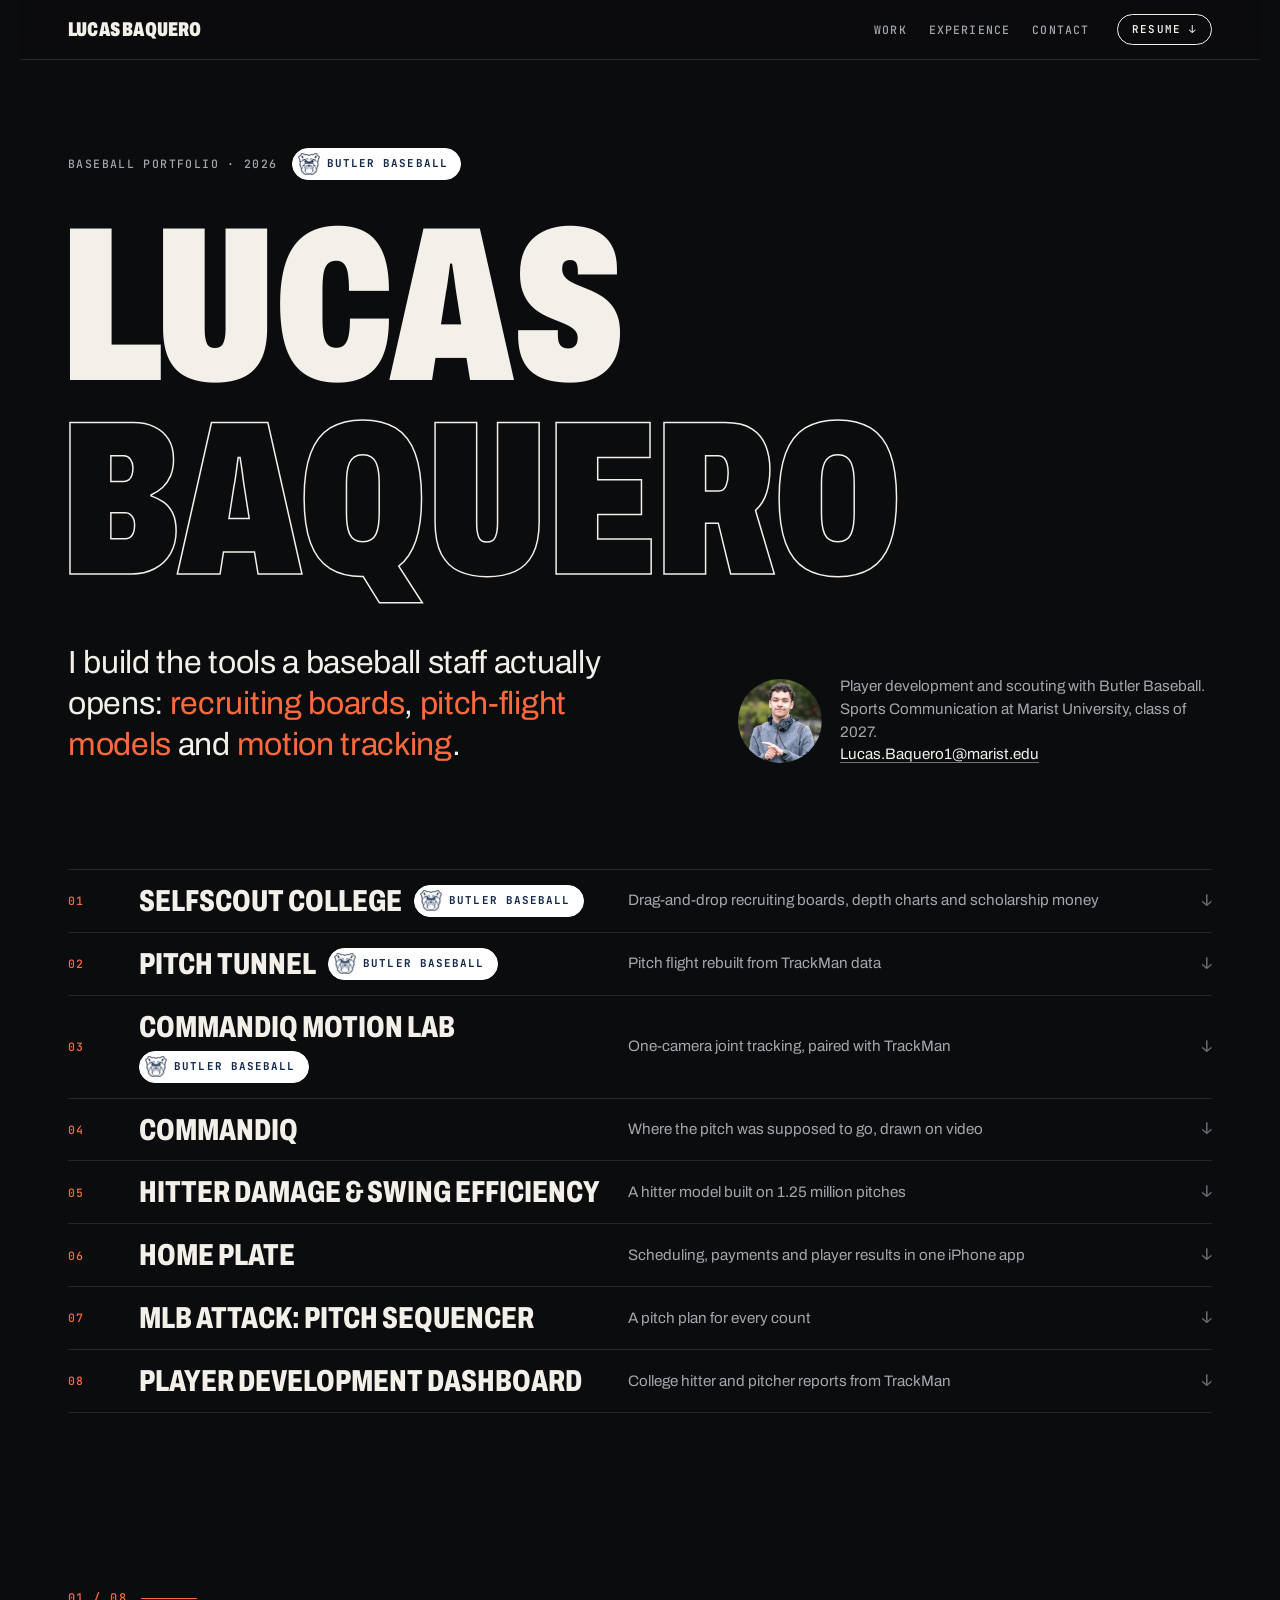
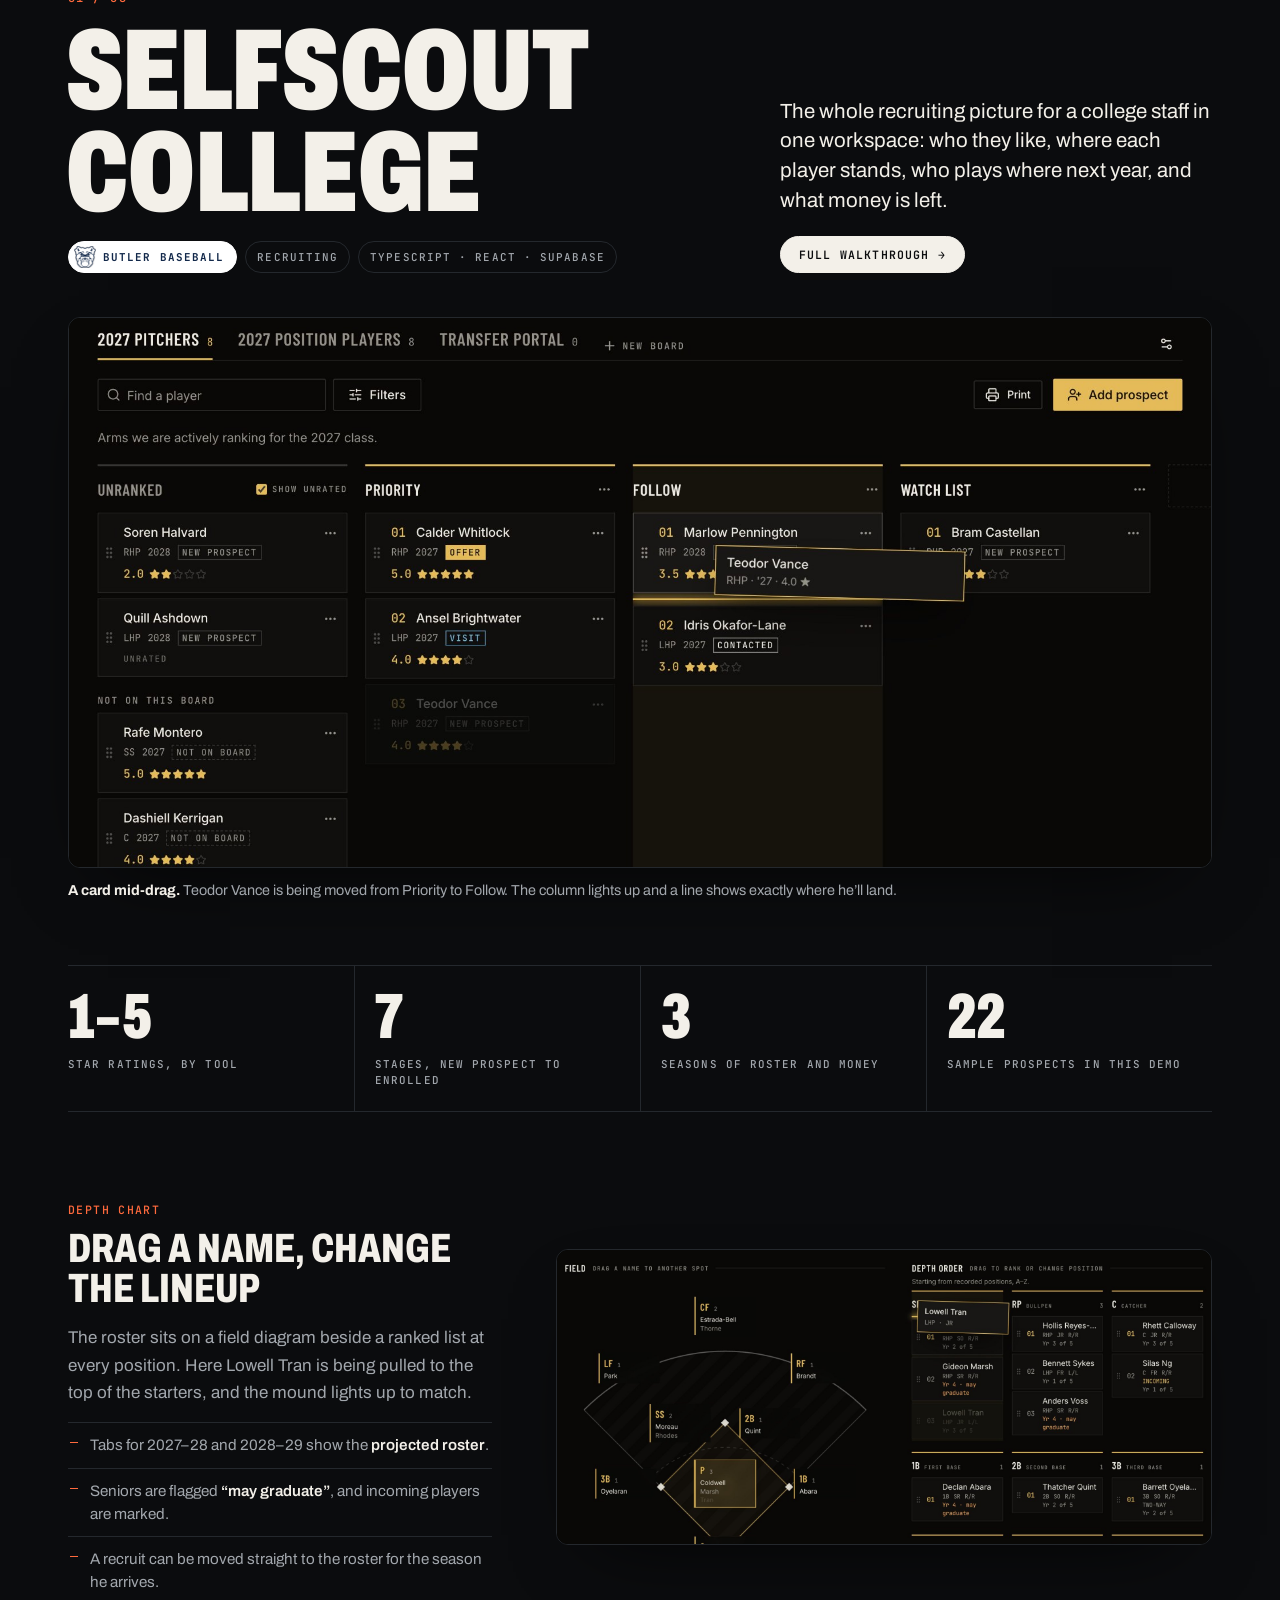
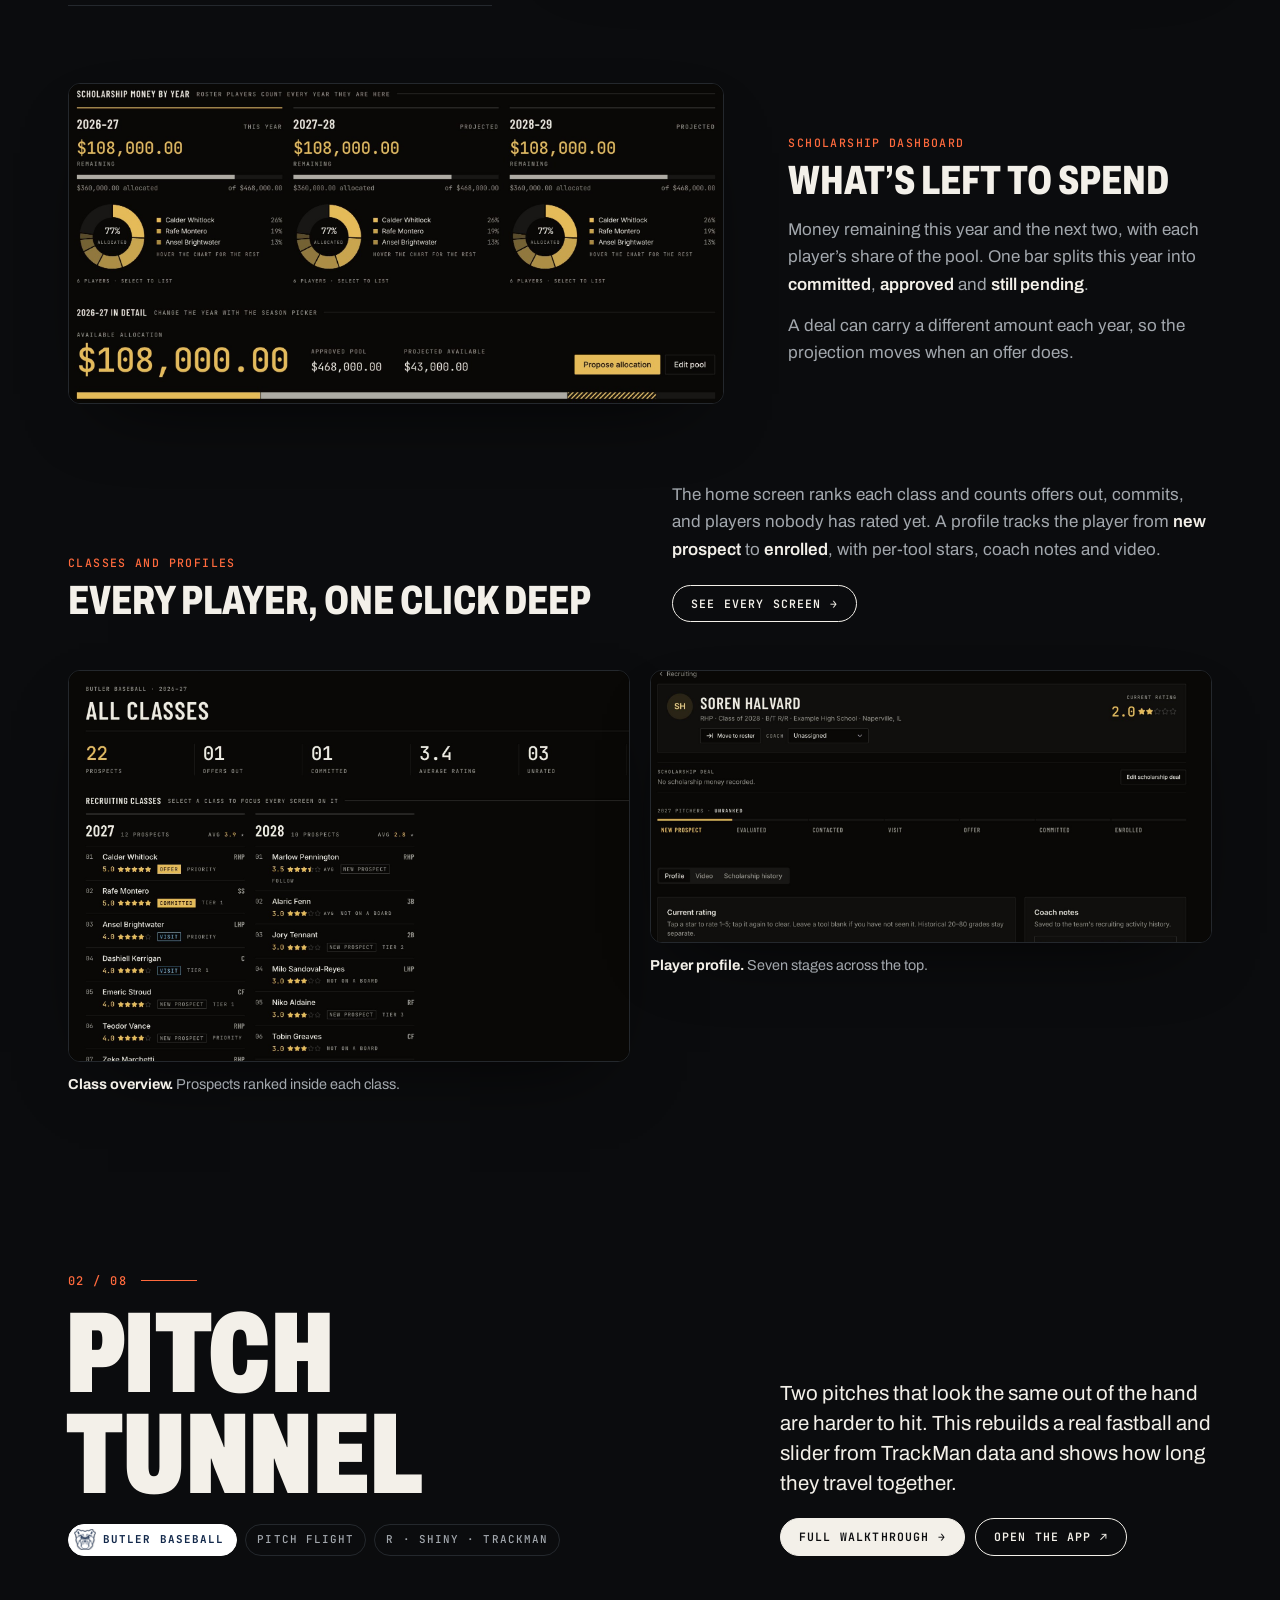
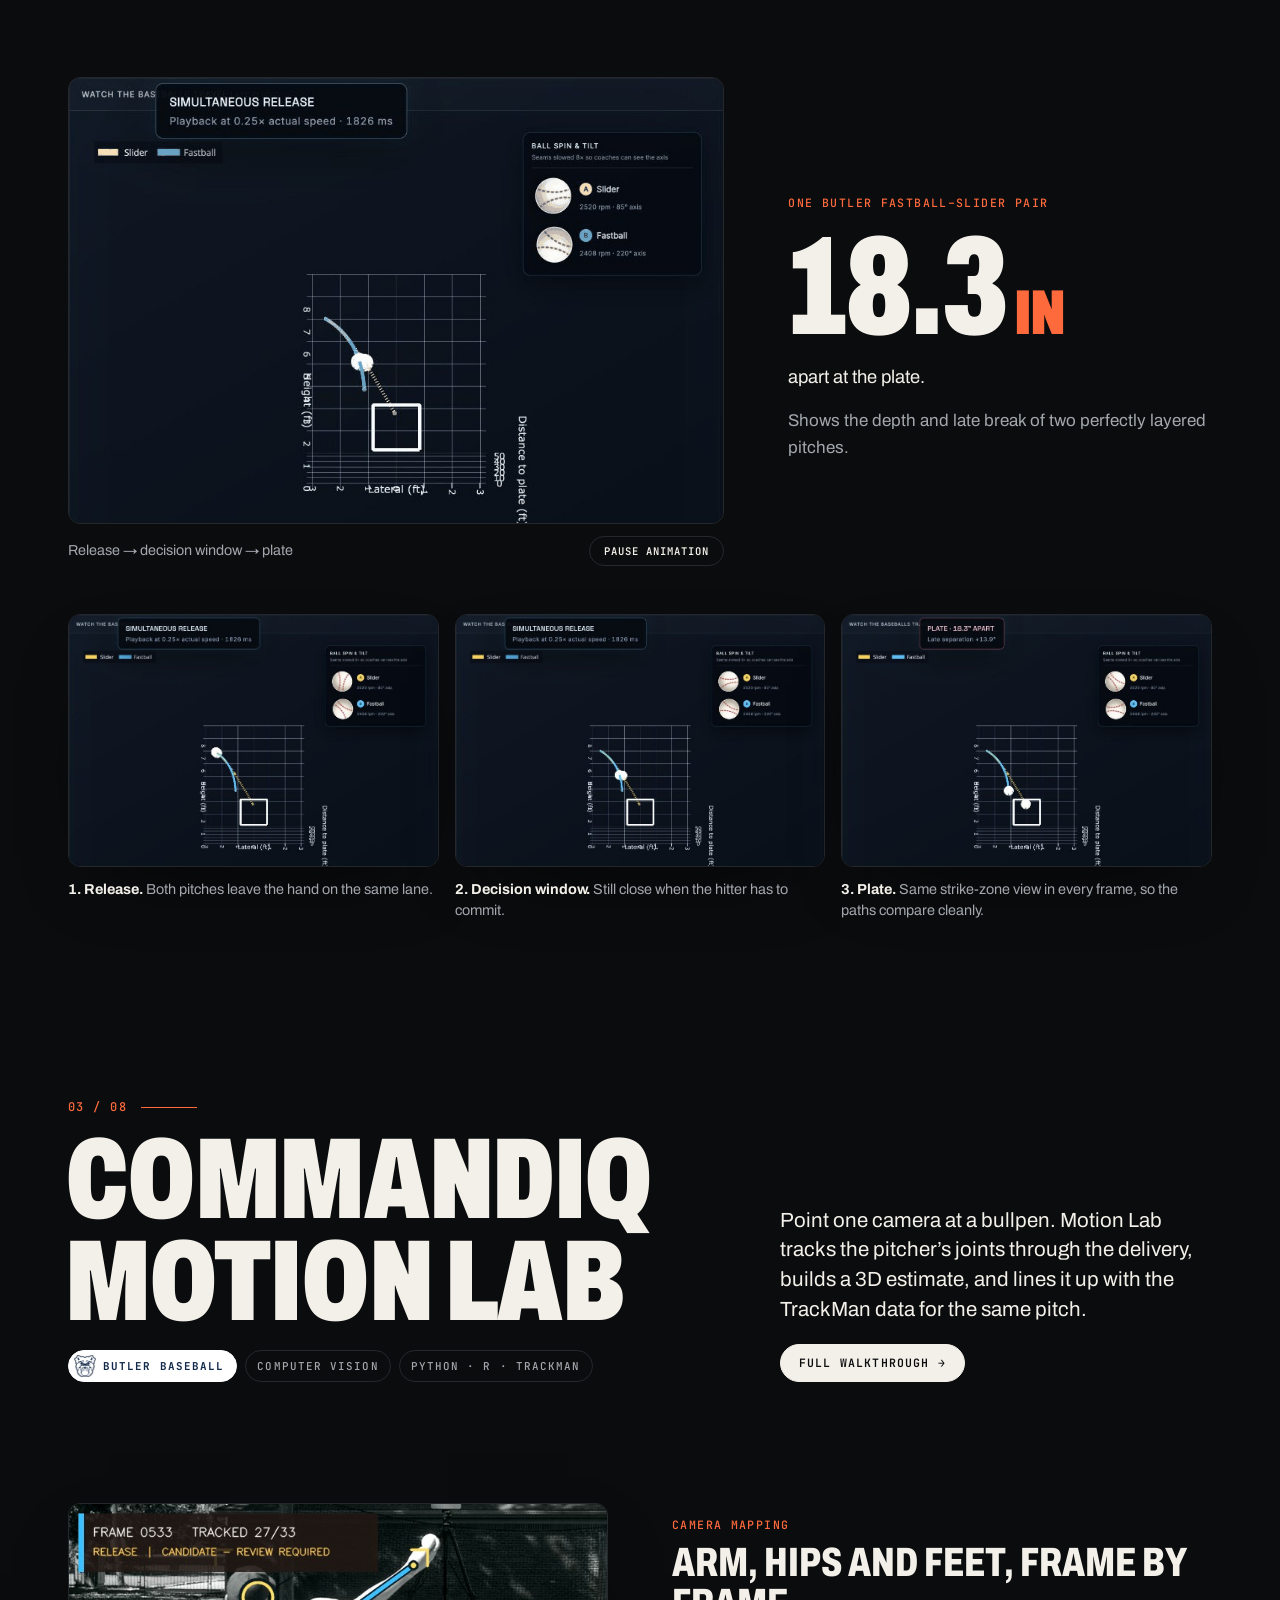
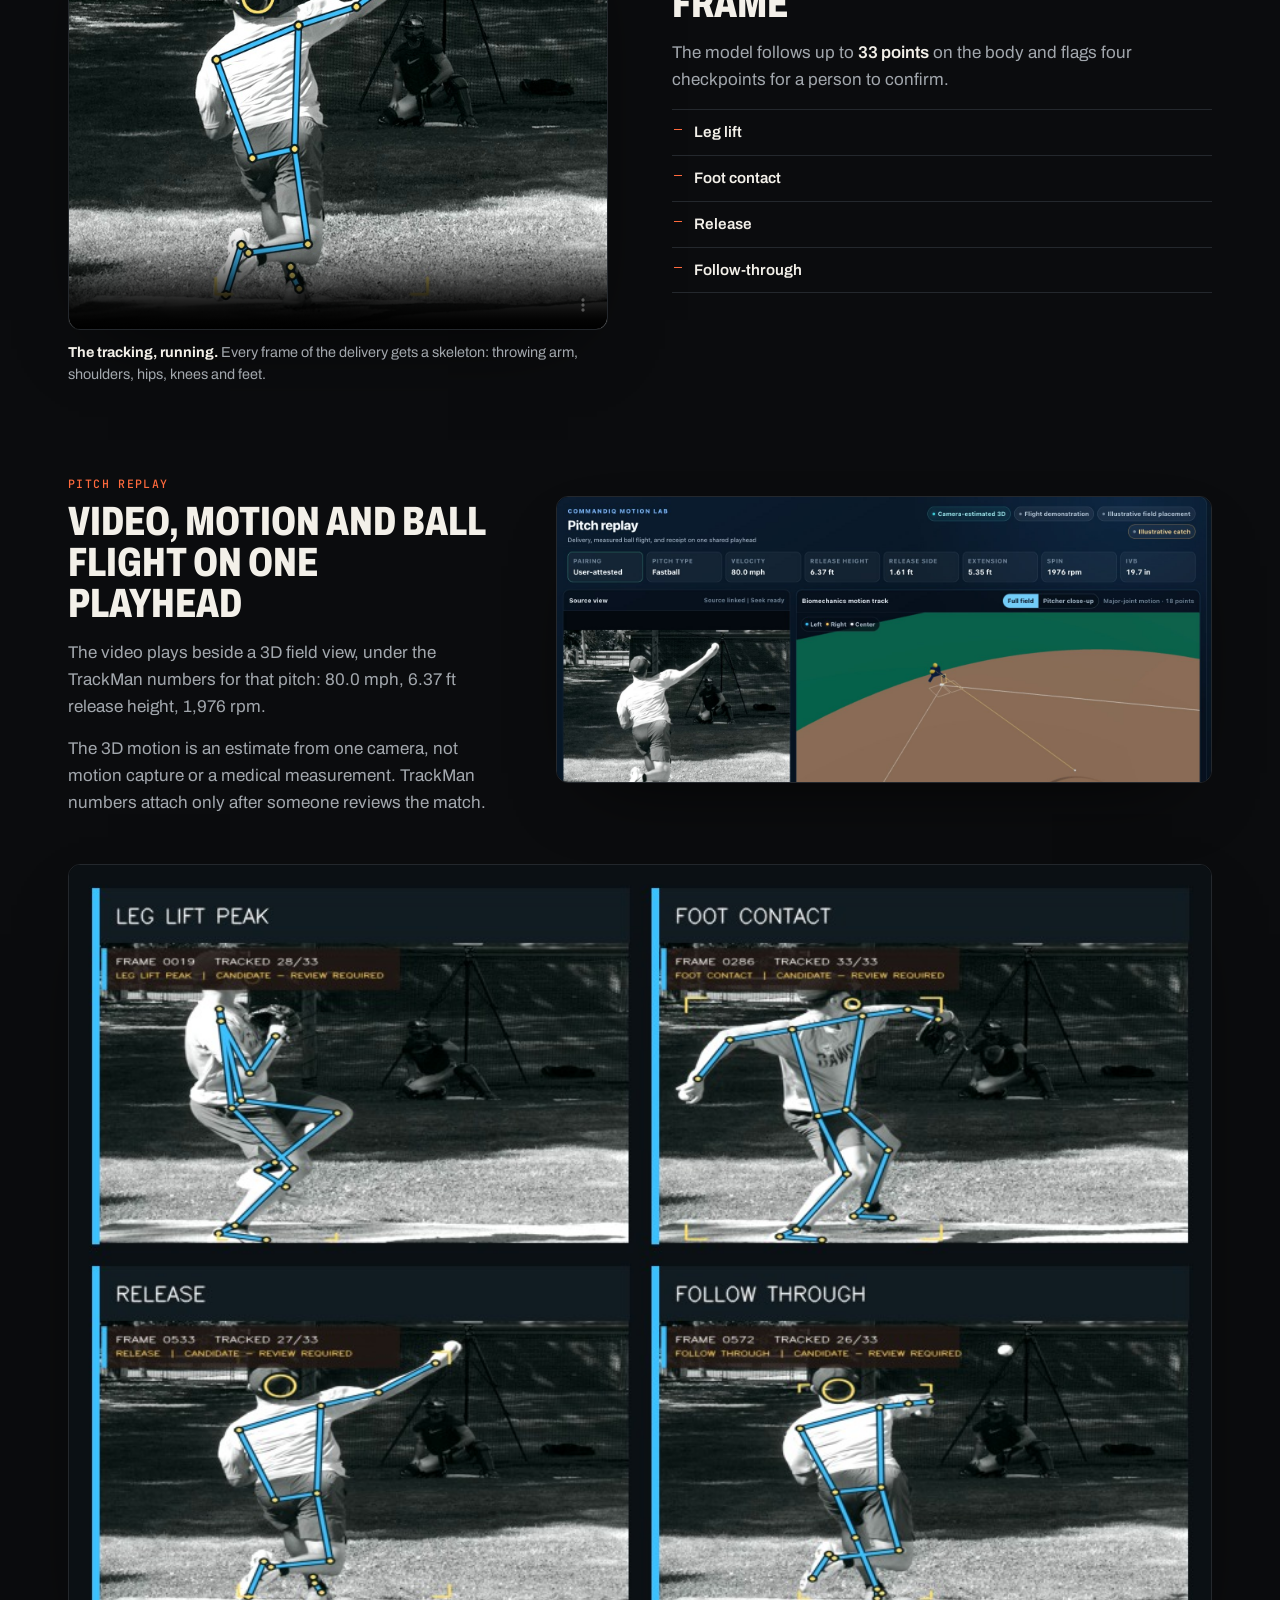
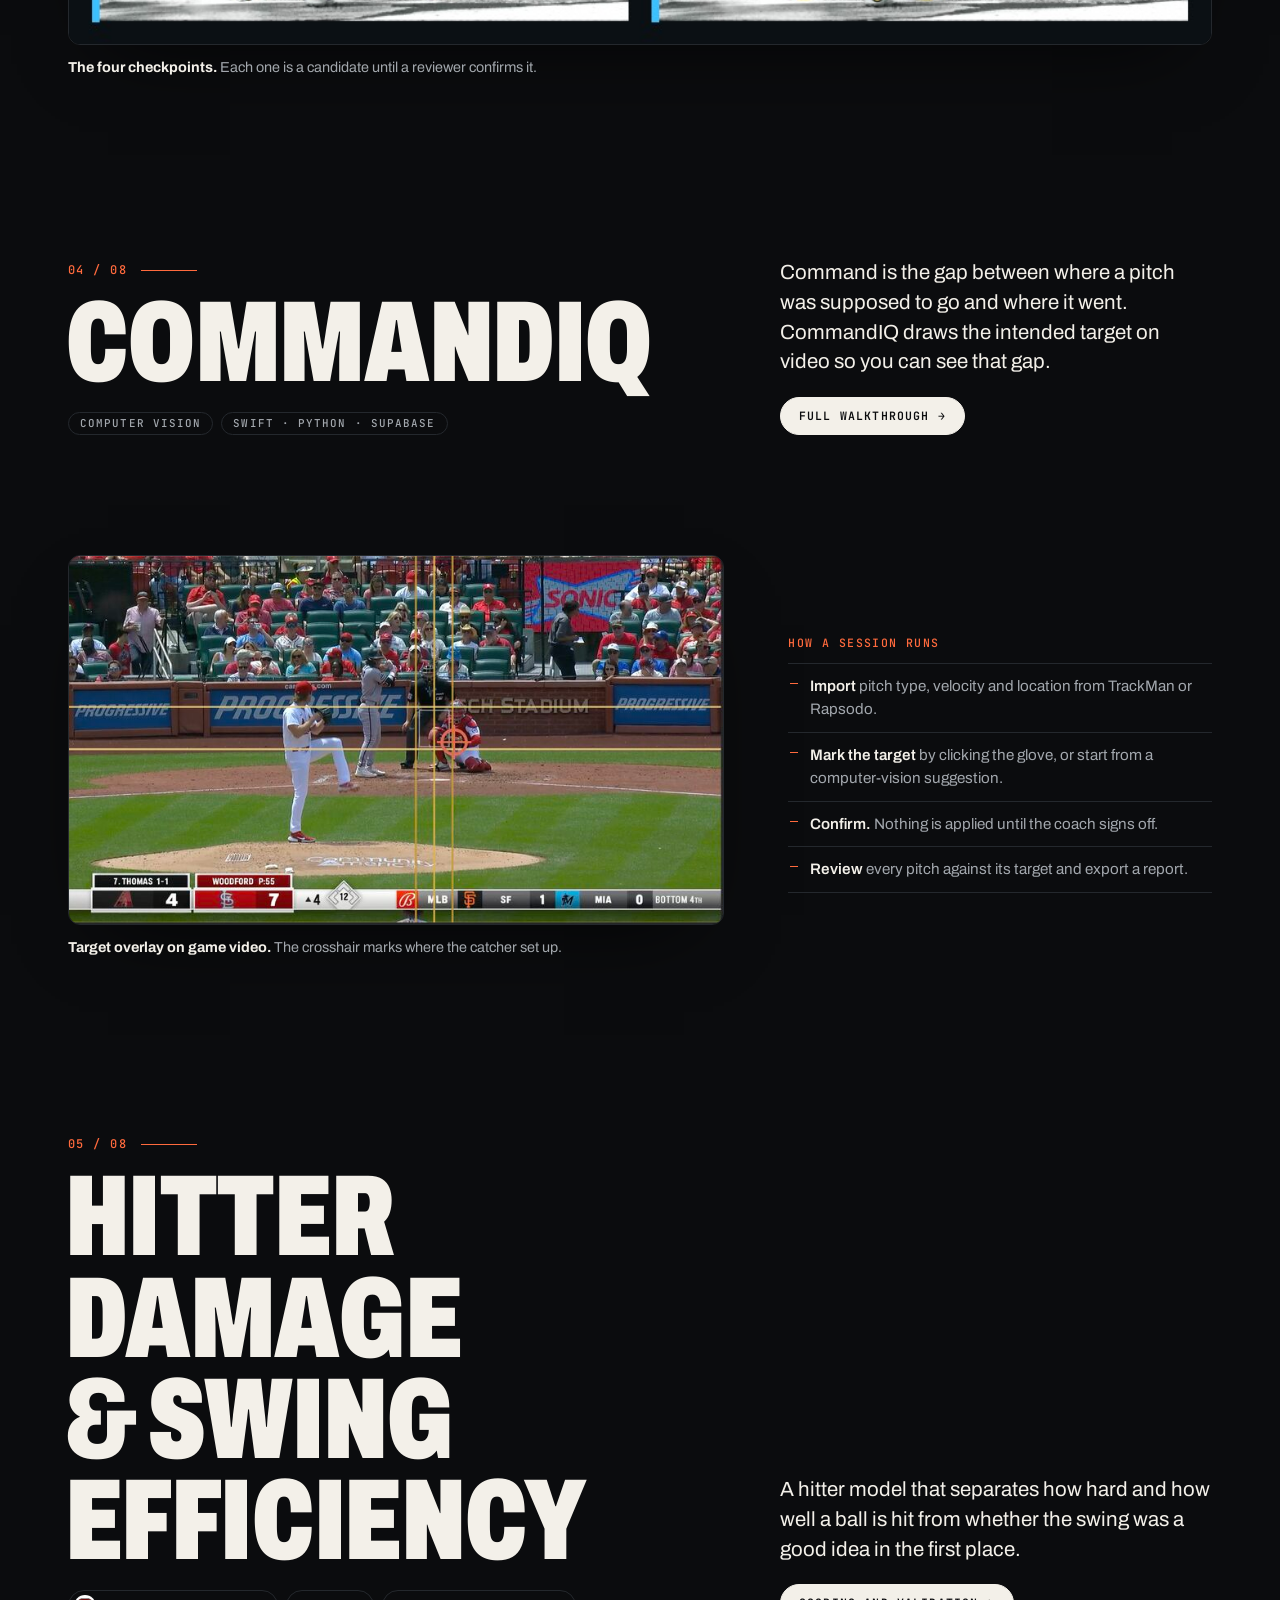
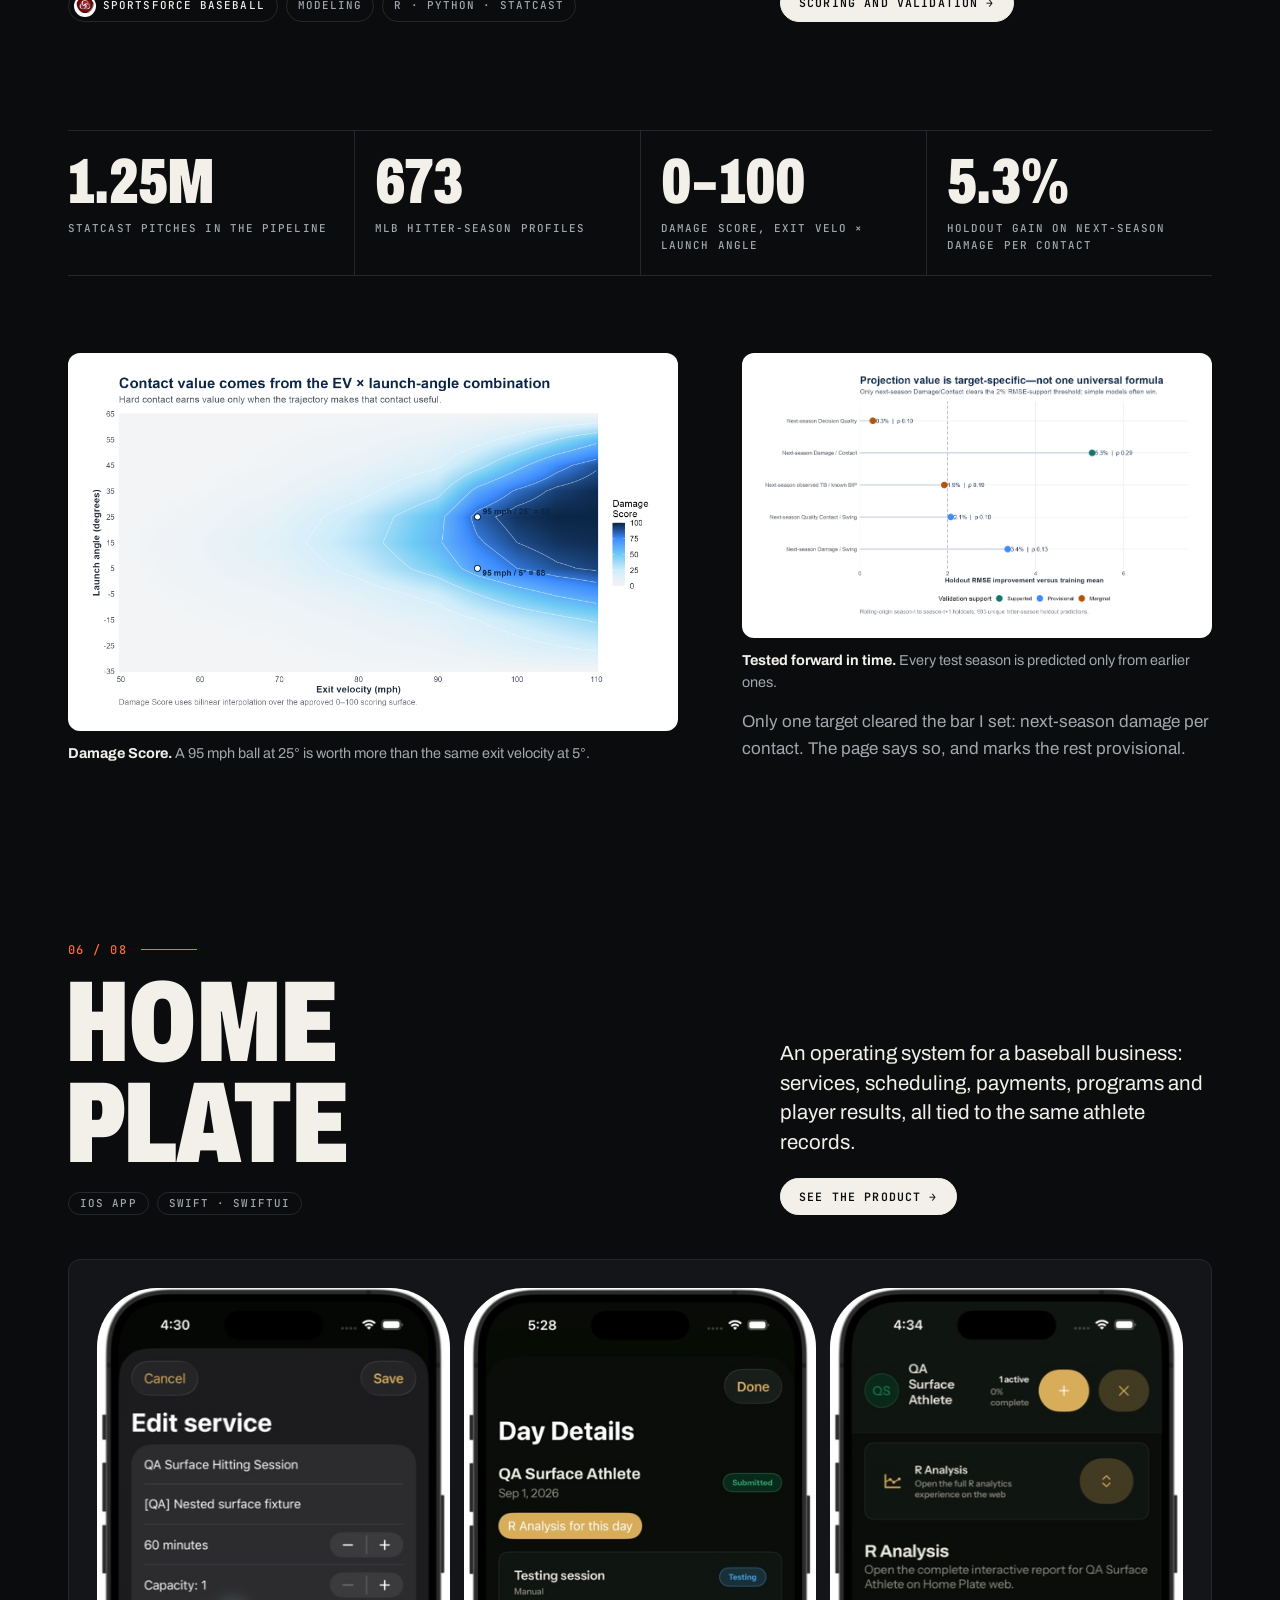
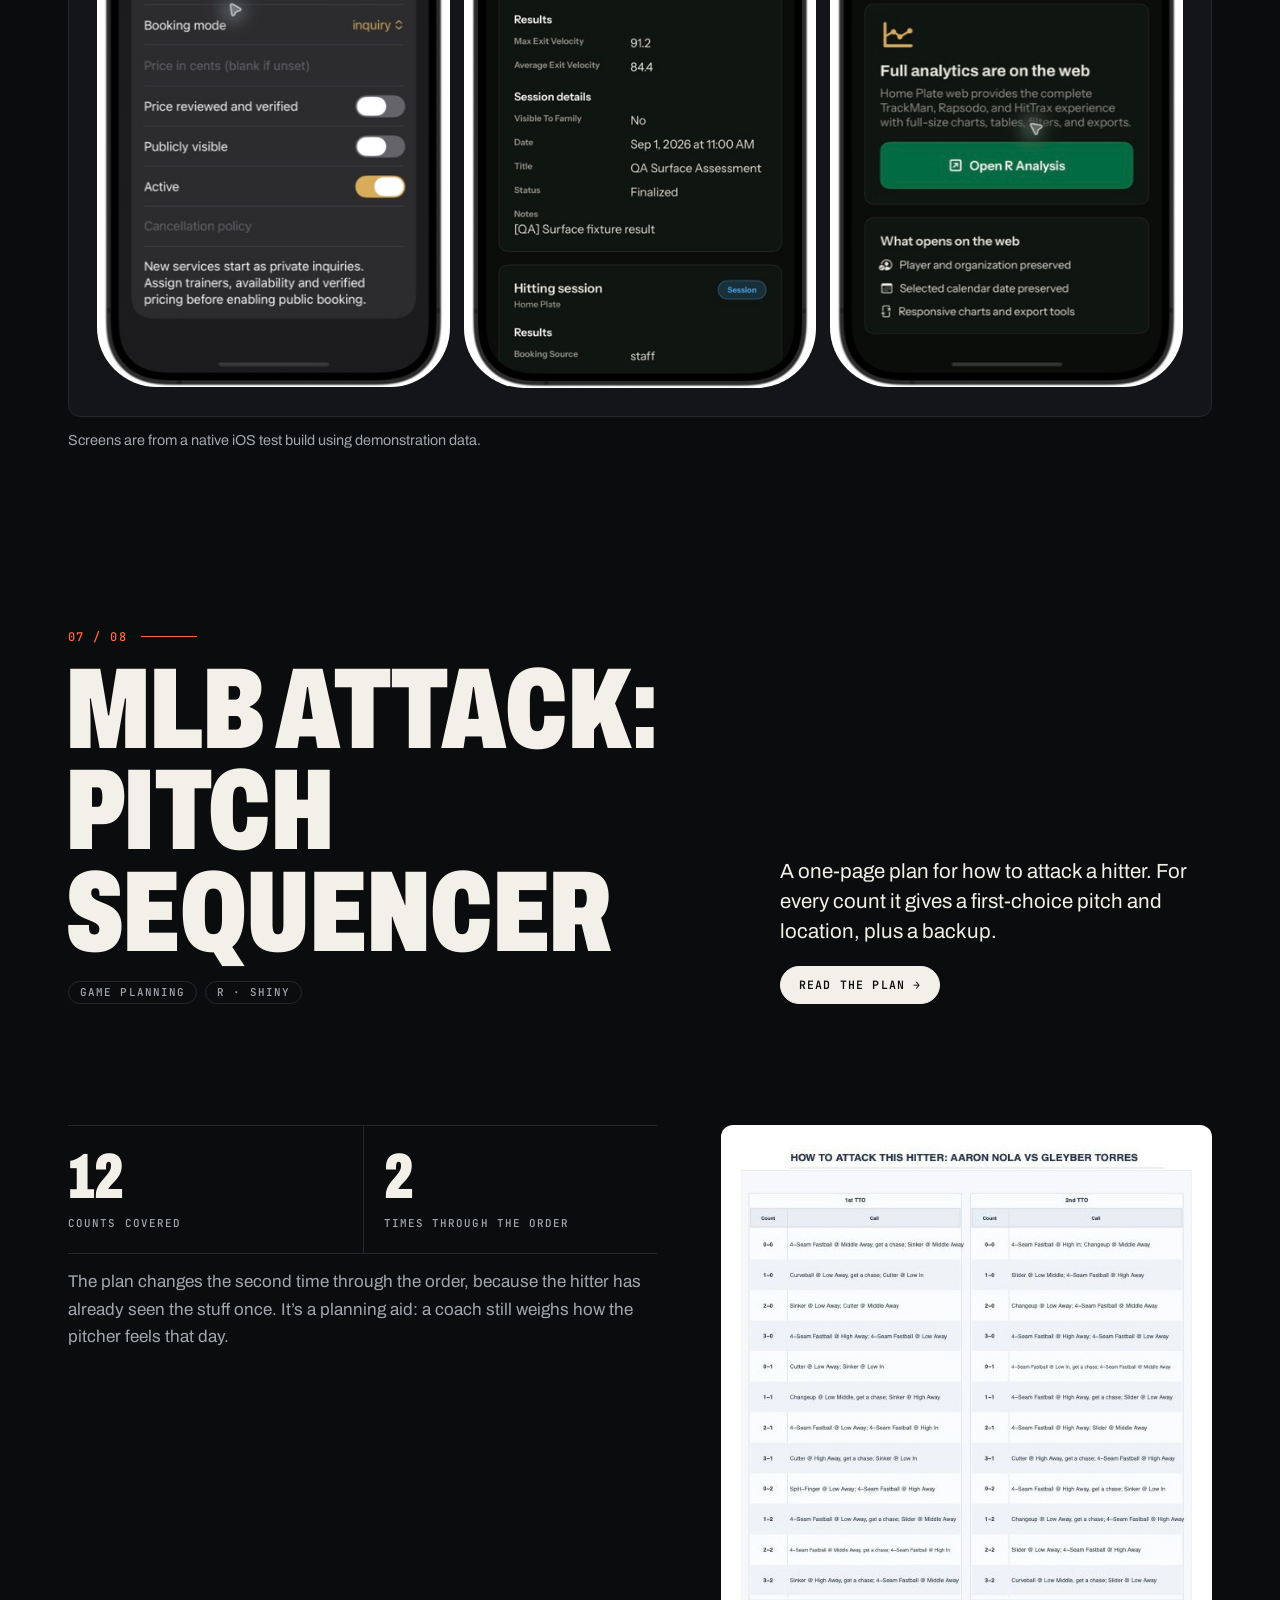
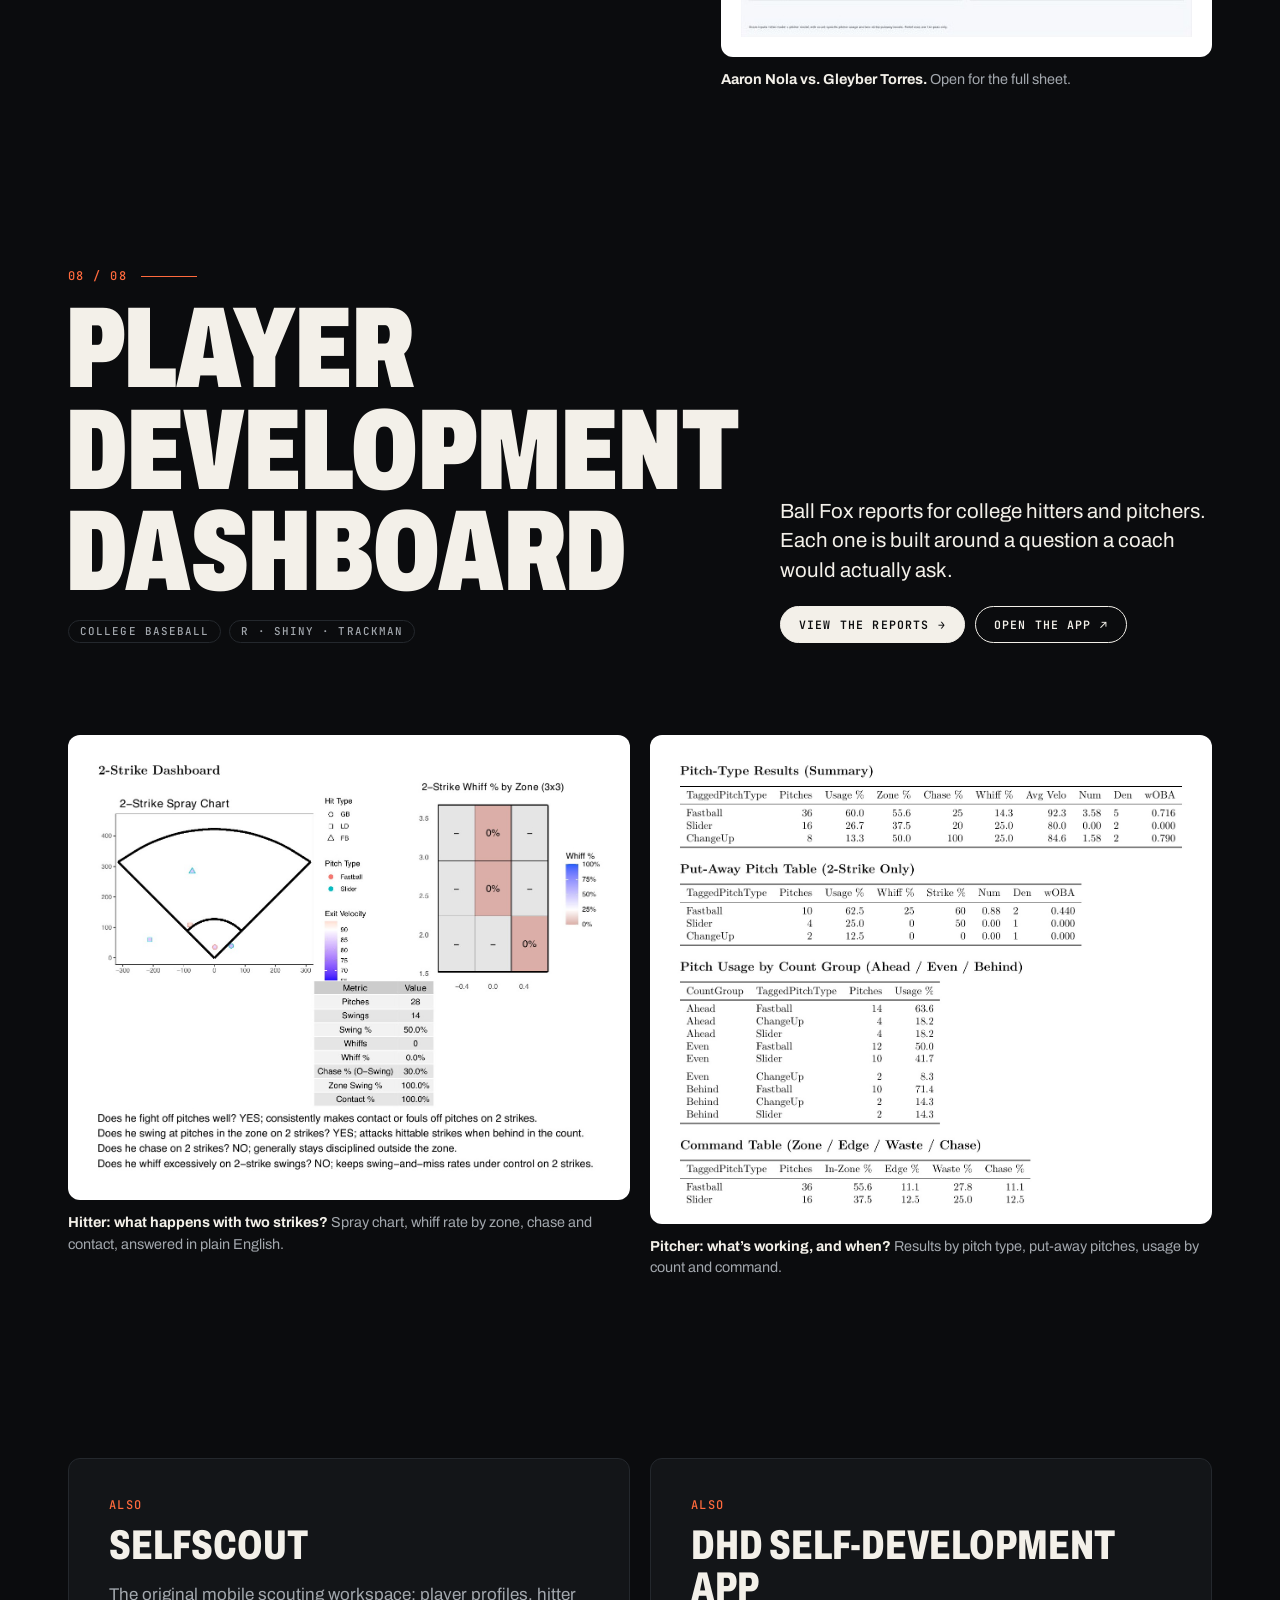
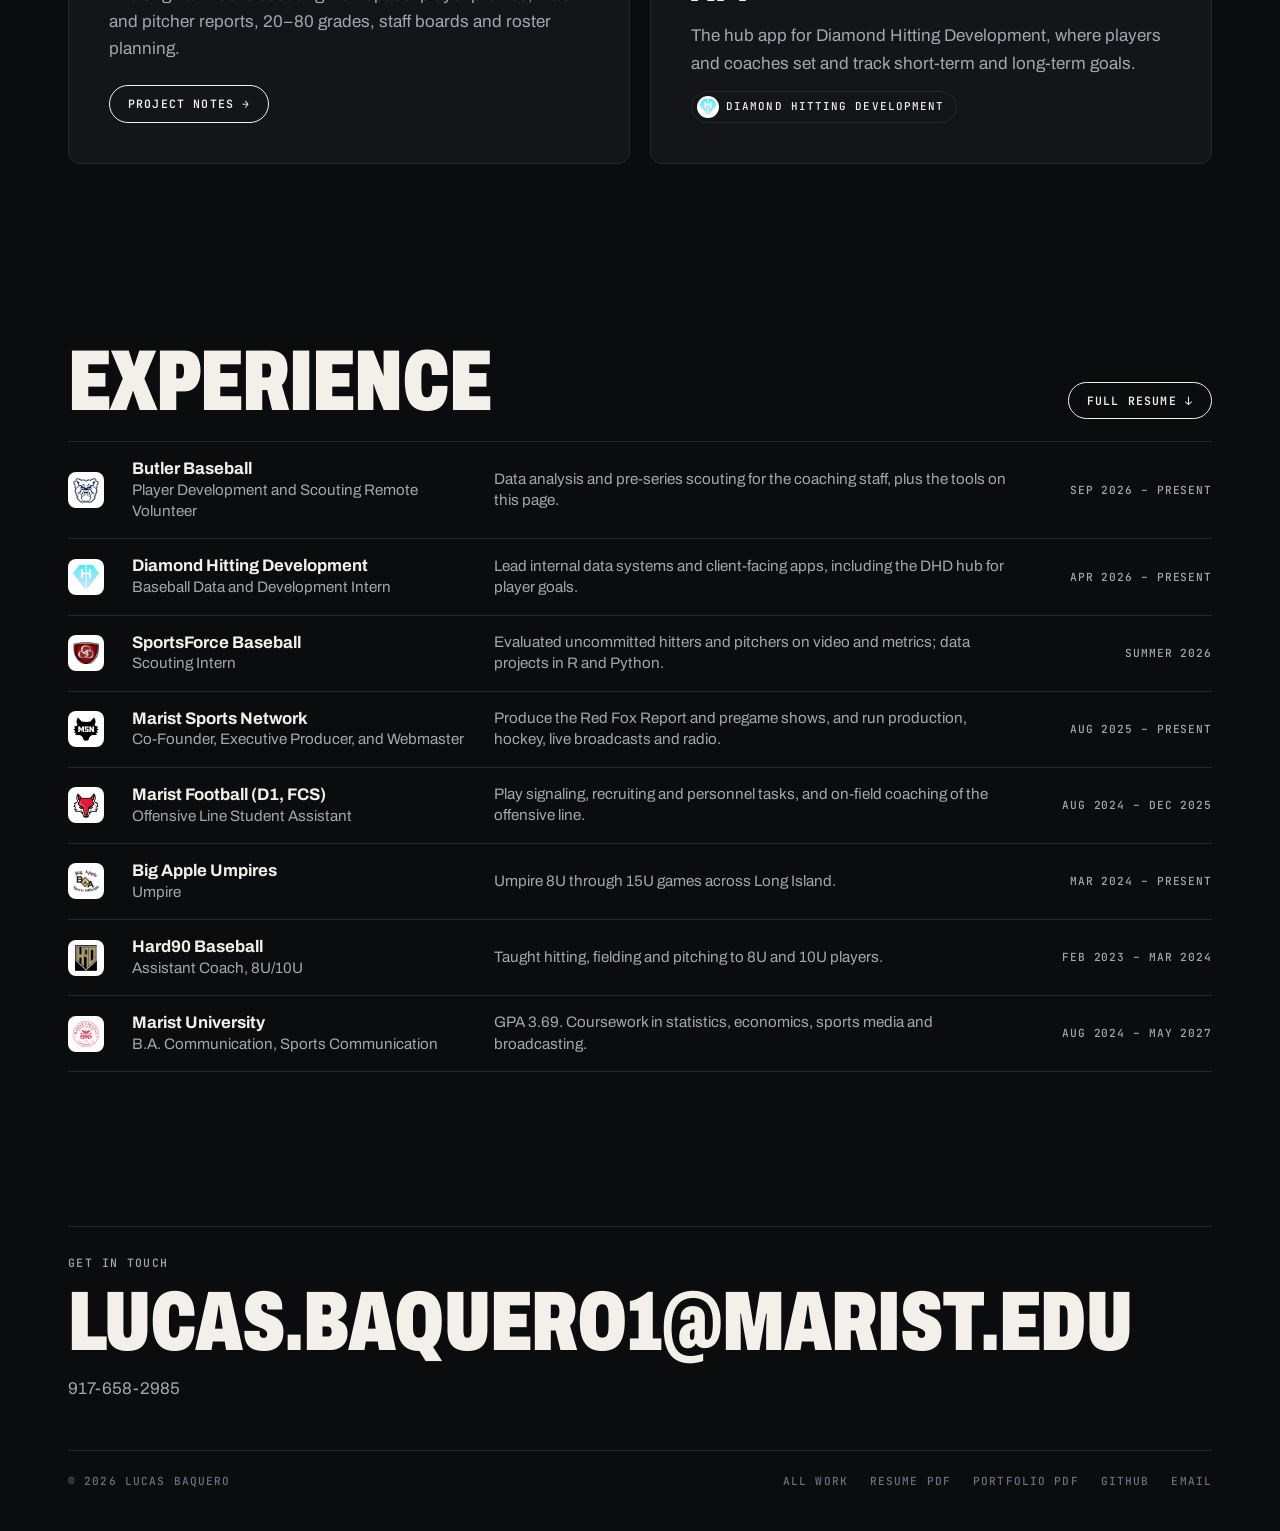
<file: index.html>
<!doctype html>
<html lang="en">
<head>
  <meta charset="utf-8">
  <meta name="viewport" content="width=device-width, initial-scale=1">
  <meta name="theme-color" content="#0b0c0e">
  <meta name="description" content="Lucas Baquero builds baseball tools for player development, scouting and recruiting: SelfScout College, Pitch Tunnel, CommandIQ Motion Lab and more.">
  <meta property="og:title" content="Lucas Baquero | Baseball Portfolio">
  <meta property="og:description" content="Baseball tools for player development, scouting and recruiting.">
  <meta property="og:type" content="website">
  <meta property="og:image" content="https://lbaquero33.github.io/og-editorial.png">
  <meta name="twitter:card" content="summary_large_image">
  <title>Lucas Baquero | Baseball tools for player development and scouting</title>
  <link rel="preconnect" href="https://fonts.googleapis.com">
  <link rel="preconnect" href="https://fonts.gstatic.com" crossorigin>
  <link href="https://fonts.googleapis.com/css2?family=Archivo:wdth,wght@62..125,100..900&family=JetBrains+Mono:wght@400;500;600;700&display=swap" rel="stylesheet">
  <link rel="stylesheet" href="styles.css">
</head>
<body>
  <main id="top">
    <header class="site-header">
      <a class="nameplate" href="#top">Lucas Baquero</a>
      <nav aria-label="Main navigation"><a href="#work">Work</a><a href="#experience">Experience</a><a href="#contact">Contact</a></nav>
      <a class="resume-link" href="LucasBaqueroCV.pdf" download>Resume ↓</a>
    </header>

    <section class="hero">
      <div class="kicker"><span class="mono">Baseball portfolio · 2026</span><span class="tag butler"><img src="logo-butler.png" alt="">Butler Baseball</span></div>
      <h1 class="display"><span>Lucas</span><span>Baquero</span></h1>
      <div class="hero-foot">
        <p class="hero-lede">I build the tools a baseball staff actually opens: <em>recruiting boards</em>, <em>pitch-flight models</em> and <em>motion tracking</em>.</p>
        <div class="hero-me">
          <img src="lucas-photo.jpg" alt="Lucas Baquero">
          <p>Player development and scouting with Butler Baseball. Sports Communication at Marist University, class of 2027.<br><a href="mailto:Lucas.Baquero1@marist.edu">Lucas.Baquero1@marist.edu</a></p>
        </div>
      </div>
    </section>

    <nav class="index" id="work" aria-label="Projects">
      <a href="#selfscout-college"><span class="n">01</span><h3>SelfScout College<span class="tag butler"><img src="logo-butler.png" alt="">Butler Baseball</span></h3><p>Drag-and-drop recruiting boards, depth charts and scholarship money</p><span class="arrow">↓</span></a>
      <a href="#pitch-tunnel"><span class="n">02</span><h3>Pitch Tunnel<span class="tag butler"><img src="logo-butler.png" alt="">Butler Baseball</span></h3><p>Pitch flight rebuilt from TrackMan data</p><span class="arrow">↓</span></a>
      <a href="#motion-lab"><span class="n">03</span><h3>CommandIQ Motion Lab<span class="tag butler"><img src="logo-butler.png" alt="">Butler Baseball</span></h3><p>One-camera joint tracking, paired with TrackMan</p><span class="arrow">↓</span></a>
      <a href="#commandiq"><span class="n">04</span><h3>CommandIQ</h3><p>Where the pitch was supposed to go, drawn on video</p><span class="arrow">↓</span></a>
      <a href="#hitter-damage"><span class="n">05</span><h3>Hitter Damage &amp; Swing Efficiency</h3><p>A hitter model built on 1.25 million pitches</p><span class="arrow">↓</span></a>
      <a href="#home-plate"><span class="n">06</span><h3>Home Plate</h3><p>Scheduling, payments and player results in one iPhone app</p><span class="arrow">↓</span></a>
      <a href="#pitch-sequencer"><span class="n">07</span><h3>MLB Attack: Pitch Sequencer</h3><p>A pitch plan for every count</p><span class="arrow">↓</span></a>
      <a href="#dashboard"><span class="n">08</span><h3>Player Development Dashboard</h3><p>College hitter and pitcher reports from TrackMan</p><span class="arrow">↓</span></a>
    </nav>

    <section class="proj" id="selfscout-college">
      <div class="proj-head">
        <div>
          <p class="n">01 / 08</p>
          <h2 class="display">SelfScout<br>College</h2>
          <div class="tags"><span class="tag butler"><img src="logo-butler.png" alt="">Butler Baseball</span><span class="tag">Recruiting</span><span class="tag">TypeScript · React · Supabase</span></div>
        </div>
        <div>
          <p class="deck">The whole recruiting picture for a college staff in one workspace: who they like, where each player stands, who plays where next year, and what money is left.</p>
          <div class="btn-row"><a class="btn solid" href="selfscout-college.html">Full walkthrough →</a></div>
        </div>
      </div>
      <figure><a class="shot" href="selfscout-boards.jpg" target="_blank" rel="noopener"><img src="selfscout-boards.jpg" alt="2027 Pitchers recruiting board with a player card being dragged from Priority to Follow" loading="lazy"></a><figcaption><b>A card mid-drag.</b> Teodor Vance is being moved from Priority to Follow. The column lights up and a line shows exactly where he’ll land.</figcaption></figure>
      <div class="stats">
        <div><b>1–5</b><span>Star ratings, by tool</span></div>
        <div><b>7</b><span>Stages, new prospect to enrolled</span></div>
        <div><b>3</b><span>Seasons of roster and money</span></div>
        <div><b>22</b><span>Sample prospects in this demo</span></div>
      </div>
      <div class="split flip">
        <figure><a class="shot" href="selfscout-depth.jpg" target="_blank" rel="noopener"><img src="selfscout-depth.jpg" alt="Depth chart with a field diagram and a pitcher card being dragged to the top of the starting pitchers list" loading="lazy"></a></figure>
        <div class="copy">
          <p class="label">Depth chart</p>
          <h3>Drag a name, change the lineup</h3>
          <p>The roster sits on a field diagram beside a ranked list at every position. Here Lowell Tran is being pulled to the top of the starters, and the mound lights up to match.</p>
          <ul>
            <li>Tabs for 2027–28 and 2028–29 show the <strong>projected roster</strong>.</li>
            <li>Seniors are flagged <strong>“may graduate”</strong>, and incoming players are marked.</li>
            <li>A recruit can be moved straight to the roster for the season he arrives.</li>
          </ul>
        </div>
      </div>
      <div class="split">
        <figure><a class="shot" href="selfscout-scholarships.jpg" target="_blank" rel="noopener"><img src="selfscout-scholarships.jpg" alt="Scholarship dashboard showing money remaining for three seasons and each player's share" loading="lazy"></a></figure>
        <div class="copy">
          <p class="label">Scholarship dashboard</p>
          <h3>What’s left to spend</h3>
          <p>Money remaining this year and the next two, with each player’s share of the pool. One bar splits this year into <strong>committed</strong>, <strong>approved</strong> and <strong>still pending</strong>.</p>
          <p>A deal can carry a different amount each year, so the projection moves when an offer does.</p>
        </div>
      </div>
      <div class="split even" style="align-items:end">
        <div class="copy">
          <p class="label">Classes and profiles</p>
          <h3>Every player, one click deep</h3>
        </div>
        <div class="copy">
          <p style="margin-top:0">The home screen ranks each class and counts offers out, commits, and players nobody has rated yet. A profile tracks the player from <strong>new prospect</strong> to <strong>enrolled</strong>, with per-tool stars, coach notes and video.</p>
          <div class="btn-row"><a class="btn" href="selfscout-college.html">See every screen →</a></div>
        </div>
      </div>
      <div class="duo">
        <figure><a class="shot" href="selfscout-classes.jpg" target="_blank" rel="noopener"><img src="selfscout-classes.jpg" alt="Class overview listing 2027 and 2028 prospects with ratings and status" loading="lazy"></a><figcaption><b>Class overview.</b> Prospects ranked inside each class.</figcaption></figure>
        <figure><a class="shot" href="selfscout-profile.jpg" target="_blank" rel="noopener"><img src="selfscout-profile.jpg" alt="Player profile with a seven-stage recruiting pipeline and a current rating" loading="lazy"></a><figcaption><b>Player profile.</b> Seven stages across the top.</figcaption></figure>
      </div>
    </section>

    <section class="proj" id="pitch-tunnel">
      <div class="proj-head">
        <div>
          <p class="n">02 / 08</p>
          <h2 class="display">Pitch<br>Tunnel</h2>
          <div class="tags"><span class="tag butler"><img src="logo-butler.png" alt="">Butler Baseball</span><span class="tag">Pitch flight</span><span class="tag">R · Shiny · TrackMan</span></div>
        </div>
        <div>
          <p class="deck">Two pitches that look the same out of the hand are harder to hit. This rebuilds a real fastball and slider from TrackMan data and shows how long they travel together.</p>
          <div class="btn-row"><a class="btn solid" href="butler-pitch-tunnel.html">Full walkthrough →</a><a class="btn" href="https://ltbaquero.shinyapps.io/DHDApp/" target="_blank" rel="noreferrer">Open the app ↗</a></div>
        </div>
      </div>
      <div class="split">
        <div class="shot" style="border:0;background:none;box-shadow:none;overflow:visible"><figure class="motion-figure">
          <img id="butler-home-motion" src="PitchTunnelThreeStages.gif" data-animated-source="PitchTunnelThreeStages.gif" data-still-source="PitchTunnel-Release.jpg" alt="Animation stepping a fastball and slider from release to the decision window to the plate">
          <figcaption><span>Release → decision window → plate</span><button type="button" data-motion-toggle="butler-home-motion" aria-pressed="true">Pause animation</button></figcaption>
        </figure></div>
        <div class="copy">
          <p class="label">One Butler fastball–slider pair</p>
          <p class="display" style="margin-top:14px;font-size:clamp(4.5rem,11vw,9rem);color:var(--text)">18.3<span class="hot" style="font-size:.45em"> in</span></p>
          <p style="color:var(--text);font-size:1.15rem">apart at the plate.</p>
          <p>Shows the depth and late break of two perfectly layered pitches.</p>
        </div>
      </div>
      <div class="trio">
        <figure><a class="shot" href="PitchTunnel-Release.jpg" target="_blank" rel="noopener"><img src="PitchTunnel-Release.jpg" alt="Fastball and slider leaving the hand on the same lane" loading="lazy"></a><figcaption><b>1. Release.</b> Both pitches leave the hand on the same lane.</figcaption></figure>
        <figure><a class="shot" href="PitchTunnel-Decision.jpg" target="_blank" rel="noopener"><img src="PitchTunnel-Decision.jpg" alt="Fastball and slider still close together at the decision window" loading="lazy"></a><figcaption><b>2. Decision window.</b> Still close when the hitter has to commit.</figcaption></figure>
        <figure><a class="shot" href="PitchTunnel-Plate.jpg" target="_blank" rel="noopener"><img src="PitchTunnel-Plate.jpg" alt="Fastball and slider separated at the plate" loading="lazy"></a><figcaption><b>3. Plate.</b> Same strike-zone view in every frame, so the paths compare cleanly.</figcaption></figure>
      </div>
    </section>

    <section class="proj" id="motion-lab">
      <div class="proj-head">
        <div>
          <p class="n">03 / 08</p>
          <h2 class="display">CommandIQ<br>Motion Lab</h2>
          <div class="tags"><span class="tag butler"><img src="logo-butler.png" alt="">Butler Baseball</span><span class="tag">Computer vision</span><span class="tag">Python · R · TrackMan</span></div>
        </div>
        <div>
          <p class="deck">Point one camera at a bullpen. Motion Lab tracks the pitcher’s joints through the delivery, builds a 3D estimate, and lines it up with the TrackMan data for the same pitch.</p>
          <div class="btn-row"><a class="btn solid" href="motion-lab.html">Full walkthrough →</a></div>
        </div>
      </div>
      <div class="split even top">
        <figure><div class="shot"><video src="motion-lab-tracking.mp4" poster="motion-lab-release.jpg" autoplay muted loop playsinline controls aria-label="Video of a pitcher's delivery with tracked joints drawn over him"></video></div><figcaption><b>The tracking, running.</b> Every frame of the delivery gets a skeleton: throwing arm, shoulders, hips, knees and feet.</figcaption></figure>
        <div class="copy">
          <p class="label">Camera mapping</p>
          <h3>Arm, hips and feet, frame by frame</h3>
          <p>The model follows up to <strong>33 points</strong> on the body and flags four checkpoints for a person to confirm.</p>
          <ul>
            <li><strong>Leg lift</strong></li>
            <li><strong>Foot contact</strong></li>
            <li><strong>Release</strong></li>
            <li><strong>Follow-through</strong></li>
          </ul>
        </div>
      </div>
      <div class="split flip">
        <figure><a class="shot" href="motion-lab-pitch-replay.jpg" target="_blank" rel="noopener"><img src="motion-lab-pitch-replay.jpg" alt="Pitch replay screen with source video beside a 3D field view and TrackMan numbers above" loading="lazy"></a></figure>
        <div class="copy">
          <p class="label">Pitch replay</p>
          <h3>Video, motion and ball flight on one playhead</h3>
          <p>The video plays beside a 3D field view, under the TrackMan numbers for that pitch: 80.0 mph, 6.37 ft release height, 1,976 rpm.</p>
          <p class="quiet">The 3D motion is an estimate from one camera, not motion capture or a medical measurement. TrackMan numbers attach only after someone reviews the match.</p>
        </div>
      </div>
      <div style="margin-top:clamp(28px,4vw,48px)"><figure><a class="shot" href="motion-lab-joints.jpg" target="_blank" rel="noopener"><img src="motion-lab-joints.jpg" alt="Four frames of a pitcher at leg lift, foot contact, release and follow-through with tracked joints drawn over him" loading="lazy"></a><figcaption><b>The four checkpoints.</b> Each one is a candidate until a reviewer confirms it.</figcaption></figure></div>
    </section>

    <section class="proj" id="commandiq">
      <div class="proj-head">
        <div>
          <p class="n">04 / 08</p>
          <h2 class="display">CommandIQ</h2>
          <div class="tags"><span class="tag">Computer vision</span><span class="tag">Swift · Python · Supabase</span></div>
        </div>
        <div>
          <p class="deck">Command is the gap between where a pitch was supposed to go and where it went. CommandIQ draws the intended target on video so you can see that gap.</p>
          <div class="btn-row"><a class="btn solid" href="commandiq.html">Full walkthrough →</a></div>
        </div>
      </div>
      <div class="split">
        <figure><a class="shot" href="commandiq.jpeg" target="_blank" rel="noopener"><img src="commandiq.jpeg" alt="Game video with a crosshair drawn where the catcher set up" loading="lazy"></a><figcaption><b>Target overlay on game video.</b> The crosshair marks where the catcher set up.</figcaption></figure>
        <div class="copy">
          <p class="label">How a session runs</p>
          <ul style="margin-top:12px">
            <li><strong>Import</strong> pitch type, velocity and location from TrackMan or Rapsodo.</li>
            <li><strong>Mark the target</strong> by clicking the glove, or start from a computer-vision suggestion.</li>
            <li><strong>Confirm.</strong> Nothing is applied until the coach signs off.</li>
            <li><strong>Review</strong> every pitch against its target and export a report.</li>
          </ul>
        </div>
      </div>
    </section>

    <section class="proj" id="hitter-damage">
      <div class="proj-head">
        <div>
          <p class="n">05 / 08</p>
          <h2 class="display">Hitter Damage<br>&amp; Swing Efficiency</h2>
          <div class="tags"><span class="tag org"><img src="logo-sportsforce.png" alt="">SportsForce Baseball</span><span class="tag">Modeling</span><span class="tag">R · Python · Statcast</span></div>
        </div>
        <div>
          <p class="deck">A hitter model that separates how hard and how well a ball is hit from whether the swing was a good idea in the first place.</p>
          <div class="btn-row"><a class="btn solid" href="hitter-damage.html">Scoring and validation →</a></div>
        </div>
      </div>
      <div class="stats">
        <div><b>1.25M</b><span>Statcast pitches in the pipeline</span></div>
        <div><b>673</b><span>MLB hitter-season profiles</span></div>
        <div><b>0–100</b><span>Damage Score, exit velo × launch angle</span></div>
        <div><b>5.3%</b><span>Holdout gain on next-season damage per contact</span></div>
      </div>
      <div class="split top" style="grid-template-columns:minmax(0,1.3fr) minmax(0,1fr)">
        <figure><a class="paper" href="hitter-damage-surface.png" target="_blank" rel="noopener"><img src="hitter-damage-surface.png" alt="Damage Score surface combining exit velocity and launch angle" loading="lazy"></a><figcaption><b>Damage Score.</b> A 95 mph ball at 25° is worth more than the same exit velocity at 5°.</figcaption></figure>
        <div>
          <figure><a class="paper" href="hitter-future-validation.png" target="_blank" rel="noopener"><img src="hitter-future-validation.png" alt="Year-forward validation results for five next-season hitter targets" loading="lazy"></a><figcaption><b>Tested forward in time.</b> Every test season is predicted only from earlier ones.</figcaption></figure>
          <div class="copy"><p>Only one target cleared the bar I set: next-season damage per contact. The page says so, and marks the rest provisional.</p></div>
        </div>
      </div>
    </section>

    <section class="proj" id="home-plate">
      <div class="proj-head">
        <div>
          <p class="n">06 / 08</p>
          <h2 class="display">Home<br>Plate</h2>
          <div class="tags"><span class="tag">iOS app</span><span class="tag">Swift · SwiftUI</span></div>
        </div>
        <div>
          <p class="deck">An operating system for a baseball business: services, scheduling, payments, programs and player results, all tied to the same athlete records.</p>
          <div class="btn-row"><a class="btn solid" href="home-plate.html">See the product →</a></div>
        </div>
      </div>
      <div class="phones">
        <img src="homeplate-service-editor.jpg" alt="Home Plate service editor on iPhone" loading="lazy">
        <img src="homeplate-day-results.jpg" alt="Home Plate player day results on iPhone" loading="lazy">
        <img src="homeplate-r-analysis.jpg" alt="Home Plate R analysis handoff on iPhone" loading="lazy">
      </div>
      <p class="quiet" style="margin-top:12px;font-size:.9rem">Screens are from a native iOS test build using demonstration data.</p>
    </section>

    <section class="proj" id="pitch-sequencer">
      <div class="proj-head">
        <div>
          <p class="n">07 / 08</p>
          <h2 class="display">MLB Attack:<br>Pitch Sequencer</h2>
          <div class="tags"><span class="tag">Game planning</span><span class="tag">R · Shiny</span></div>
        </div>
        <div>
          <p class="deck">A one-page plan for how to attack a hitter. For every count it gives a first-choice pitch and location, plus a backup.</p>
          <div class="btn-row"><a class="btn solid" href="mlb-attack.html">Read the plan →</a></div>
        </div>
      </div>
      <div class="split flip top" style="grid-template-columns:minmax(0,1.2fr) minmax(0,1fr)">
        <figure><a class="paper" href="pitch-sequencer.jpg" target="_blank" rel="noopener"><img src="pitch-sequencer-crop.jpg" alt="Count-by-count pitch plan for Aaron Nola against Gleyber Torres" loading="lazy"></a><figcaption><b>Aaron Nola vs. Gleyber Torres.</b> Open for the full sheet.</figcaption></figure>
        <div>
          <div class="stats" style="margin-top:0;grid-template-columns:1fr 1fr">
            <div><b>12</b><span>Counts covered</span></div>
            <div><b>2</b><span>Times through the order</span></div>
          </div>
          <div class="copy"><p>The plan changes the second time through the order, because the hitter has already seen the stuff once. It’s a planning aid: a coach still weighs how the pitcher feels that day.</p></div>
        </div>
      </div>
    </section>

    <section class="proj" id="dashboard">
      <div class="proj-head">
        <div>
          <p class="n">08 / 08</p>
          <h2 class="display">Player Development<br>Dashboard</h2>
          <div class="tags"><span class="tag">College baseball</span><span class="tag">R · Shiny · TrackMan</span></div>
        </div>
        <div>
          <p class="deck">Ball Fox reports for college hitters and pitchers. Each one is built around a question a coach would actually ask.</p>
          <div class="btn-row"><a class="btn solid" href="ball-fox.html">View the reports →</a><a class="btn" href="https://ltbaquero.shinyapps.io/Marist_App/" target="_blank" rel="noreferrer">Open the app ↗</a></div>
        </div>
      </div>
      <div class="duo">
        <figure><a class="paper" href="ballfox-hitter.jpg" target="_blank" rel="noopener"><img src="ballfox-hitter-crop.jpg" alt="Two-strike dashboard with a spray chart, whiff rate by zone and a summary table" loading="lazy"></a><figcaption><b>Hitter: what happens with two strikes?</b> Spray chart, whiff rate by zone, chase and contact, answered in plain English.</figcaption></figure>
        <figure><a class="paper" href="ballfox-pitcher.jpg" target="_blank" rel="noopener"><img src="ballfox-pitcher-crop.jpg" alt="Pitcher summary tables for results by pitch type, put-away pitches, usage by count and command" loading="lazy"></a><figcaption><b>Pitcher: what’s working, and when?</b> Results by pitch type, put-away pitches, usage by count and command.</figcaption></figure>
      </div>
    </section>

    <div class="minis">
      <div class="mini"><p class="n">ALSO</p><h3>SelfScout</h3><p>The original mobile scouting workspace: player profiles, hitter and pitcher reports, 20–80 grades, staff boards and roster planning.</p><a class="btn" href="selfscout.html">Project notes →</a></div>
      <div class="mini"><p class="n">ALSO</p><h3>DHD Self-Development App</h3><p>The hub app for Diamond Hitting Development, where players and coaches set and track short-term and long-term goals.</p><div class="tags"><span class="tag org"><img src="logo-dhd.png" alt="">Diamond Hitting Development</span></div></div>
    </div>

    <div class="band-head" id="experience"><h2 class="display">Experience</h2><a class="btn" href="LucasBaqueroCV.pdf" download>Full resume ↓</a></div>
    <ul class="xp">
      <li><img src="logo-butler.png" alt=""><div><h3>Butler Baseball</h3><p>Player Development and Scouting Remote Volunteer</p></div><p>Data analysis and pre-series scouting for the coaching staff, plus the tools on this page.</p><p class="when">Sep 2026 – Present</p></li>
      <li><img src="logo-dhd.png" alt=""><div><h3>Diamond Hitting Development</h3><p>Baseball Data and Development Intern</p></div><p>Lead internal data systems and client-facing apps, including the DHD hub for player goals.</p><p class="when">Apr 2026 – Present</p></li>
      <li><img src="logo-sportsforce.png" alt=""><div><h3>SportsForce Baseball</h3><p>Scouting Intern</p></div><p>Evaluated uncommitted hitters and pitchers on video and metrics; data projects in R and Python.</p><p class="when">Summer 2026</p></li>
      <li><img src="logo-msn.png" alt=""><div><h3>Marist Sports Network</h3><p>Co-Founder, Executive Producer, and Webmaster</p></div><p>Produce the Red Fox Report and pregame shows, and run production, hockey, live broadcasts and radio.</p><p class="when">Aug 2025 – Present</p></li>
      <li><img src="logo-marist-fox.png" alt=""><div><h3>Marist Football (D1, FCS)</h3><p>Offensive Line Student Assistant</p></div><p>Play signaling, recruiting and personnel tasks, and on-field coaching of the offensive line.</p><p class="when">Aug 2024 – Dec 2025</p></li>
      <li><img src="logo-bigapple.png" alt=""><div><h3>Big Apple Umpires</h3><p>Umpire</p></div><p>Umpire 8U through 15U games across Long Island.</p><p class="when">Mar 2024 – Present</p></li>
      <li><img src="logo-hard90.png" alt=""><div><h3>Hard90 Baseball</h3><p>Assistant Coach, 8U/10U</p></div><p>Taught hitting, fielding and pitching to 8U and 10U players.</p><p class="when">Feb 2023 – Mar 2024</p></li>
      <li><img src="logo-marist-seal.svg" alt=""><div><h3>Marist University</h3><p>B.A. Communication, Sports Communication</p></div><p>GPA 3.69. Coursework in statistics, economics, sports media and broadcasting.</p><p class="when">Aug 2024 – May 2027</p></li>
    </ul>

    <section class="contact-block" id="contact">
      <p class="mono">Get in touch</p>
      <a class="big display" href="mailto:Lucas.Baquero1@marist.edu">Lucas.Baquero1@marist.edu</a>
      <p class="quiet" style="margin-top:16px"><a href="tel:+19176582985">917-658-2985</a></p>
    </section>
    <footer><p>© 2026 Lucas Baquero</p><div><a href="#work">All work</a><a href="LucasBaqueroCV.pdf" download>Resume PDF</a><a href="LucasBaqueroPO.pdf" download>Portfolio PDF</a><a href="https://github.com/LBaquero33">GitHub</a><a href="mailto:Lucas.Baquero1@marist.edu">Email</a></div></footer>
  </main>
  <script src="site.js"></script>
</body>
</html>
</file>
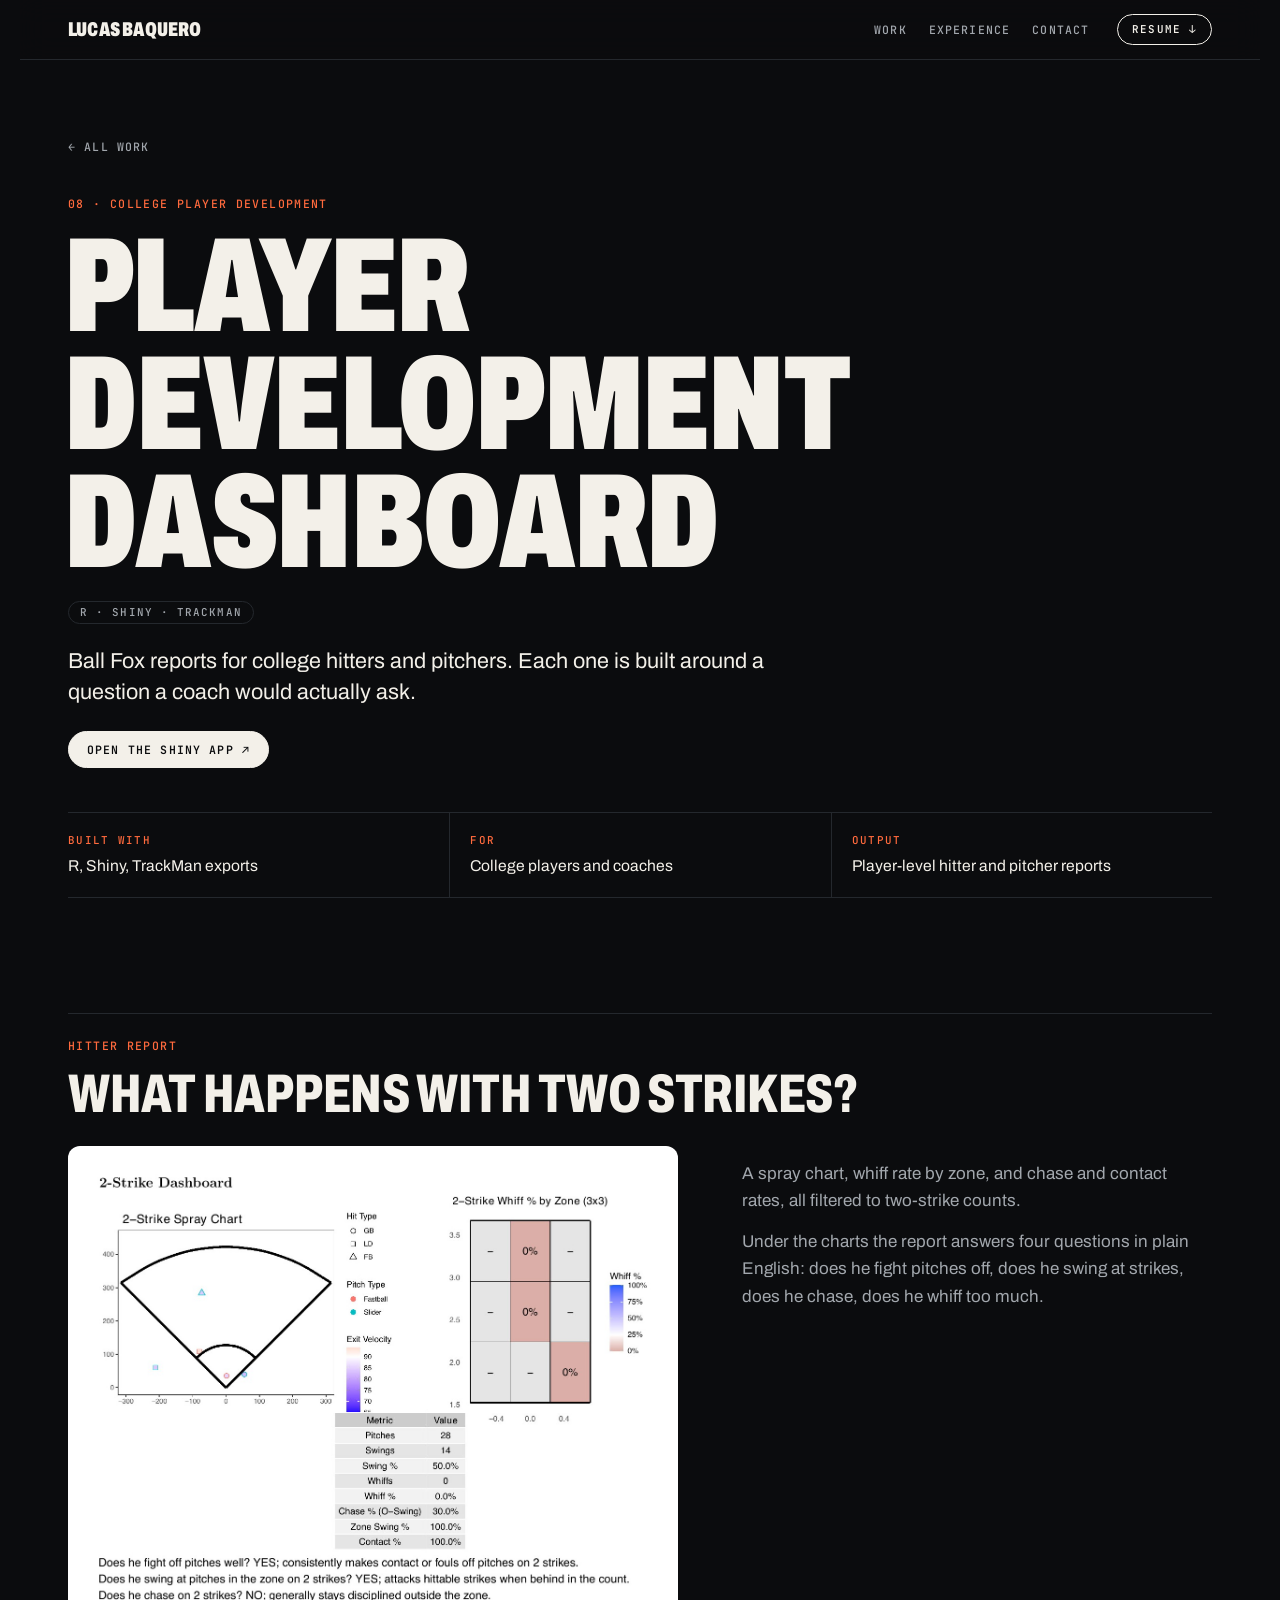
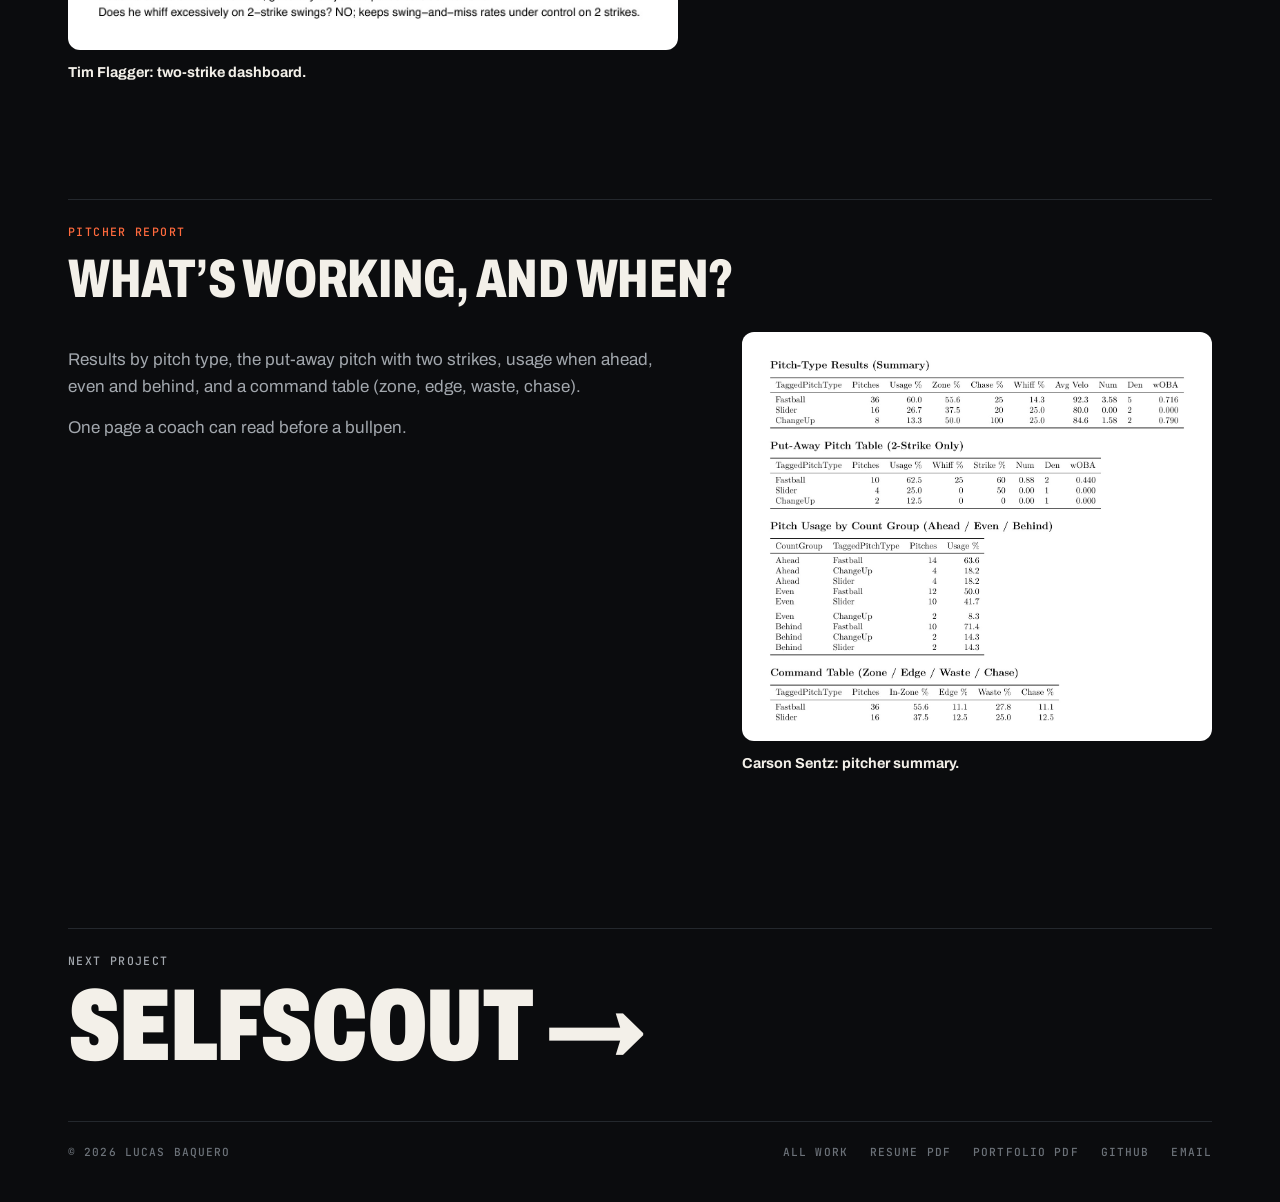
<file: ball-fox.html>
<!doctype html>
<html lang="en">
<head>
  <meta charset="utf-8">
  <meta name="viewport" content="width=device-width, initial-scale=1">
  <meta name="theme-color" content="#0b0c0e">
  <meta name="description" content="Base Player Development Dashboard: college hitter and pitcher reports built in R and Shiny on TrackMan data.">
  <meta property="og:title" content="Player Development Dashboard | Lucas Baquero">
  <meta property="og:description" content="Base Player Development Dashboard: college hitter and pitcher reports built in R and Shiny on TrackMan data.">
  <meta property="og:type" content="article">
  <meta property="og:image" content="https://lbaquero33.github.io/ballfox-hitter.jpg">
  <meta name="twitter:card" content="summary_large_image">
  <title>Player Development Dashboard | Lucas Baquero</title>
  <link rel="preconnect" href="https://fonts.googleapis.com">
  <link rel="preconnect" href="https://fonts.gstatic.com" crossorigin>
  <link href="https://fonts.googleapis.com/css2?family=Archivo:wdth,wght@62..125,100..900&family=JetBrains+Mono:wght@400;500;600;700&display=swap" rel="stylesheet">
  <link rel="stylesheet" href="styles.css">
</head>
<body>
  <main>
    <header class="site-header">
      <a class="nameplate" href="index.html">Lucas Baquero</a>
      <nav aria-label="Main navigation"><a href="index.html#work">Work</a><a href="index.html#experience">Experience</a><a href="index.html#contact">Contact</a></nav>
      <a class="resume-link" href="LucasBaqueroCV.pdf" download>Resume ↓</a>
    </header>

    <section class="case-hero">
      <a class="case-back" href="index.html#work">← All work</a>
      <p class="eyebrow">08 · College player development</p>
      <h1>Player Development<br>Dashboard</h1>
      <div class="tags"><span class="tag">R · Shiny · TrackMan</span></div>
      <p class="case-deck">Ball Fox reports for college hitters and pitchers. Each one is built around a question a coach would actually ask.</p>
      <div class="case-actions"><a class="case-button primary" href="https://ltbaquero.shinyapps.io/Marist_App/" target="_blank" rel="noreferrer">Open the Shiny app ↗</a></div>
    </section>
    <dl class="case-facts">
      <div><dt>Built with</dt><dd>R, Shiny, TrackMan exports</dd></div>
      <div><dt>For</dt><dd>College players and coaches</dd></div>
      <div><dt>Output</dt><dd>Player-level hitter and pitcher reports</dd></div>
    </dl>

    <section class="content-section">
      <p class="eyebrow">Hitter report</p>
      <h2>What happens with two strikes?</h2>
      <div class="split top" style="grid-template-columns:minmax(0,1.3fr) minmax(0,1fr)">
        <figure><a class="paper" href="ballfox-hitter.jpg" target="_blank" rel="noopener"><img src="ballfox-hitter-crop.jpg" alt="Two-strike dashboard with a spray chart, whiff rate by zone and a summary table" loading="lazy"></a><figcaption><b>Tim Flagger: two-strike dashboard.</b></figcaption></figure>
        <div class="copy"><p>A spray chart, whiff rate by zone, and chase and contact rates, all filtered to two-strike counts.</p><p>Under the charts the report answers four questions in plain English: does he fight pitches off, does he swing at strikes, does he chase, does he whiff too much.</p></div>
      </div>
    </section>

    <section class="content-section">
      <p class="eyebrow">Pitcher report</p>
      <h2>What’s working, and when?</h2>
      <div class="split flip top" style="grid-template-columns:minmax(0,1.3fr) minmax(0,1fr)">
        <figure><a class="paper" href="ballfox-pitcher.jpg" target="_blank" rel="noopener"><img src="ballfox-pitcher-crop.jpg" alt="Pitcher summary tables for results by pitch type, put-away pitches, usage by count and command" loading="lazy"></a><figcaption><b>Carson Sentz: pitcher summary.</b></figcaption></figure>
        <div class="copy"><p>Results by pitch type, the put-away pitch with two strikes, usage when ahead, even and behind, and a command table (zone, edge, waste, chase).</p><p>One page a coach can read before a bullpen.</p></div>
      </div>
    </section>

    <section class="case-next"><a href="selfscout.html">Next project <span>SelfScout →</span></a></section>
    <footer><p>© 2026 Lucas Baquero</p><div><a href="index.html#work">All work</a><a href="LucasBaqueroCV.pdf" download>Resume PDF</a><a href="LucasBaqueroPO.pdf" download>Portfolio PDF</a><a href="https://github.com/LBaquero33">GitHub</a><a href="mailto:Lucas.Baquero1@marist.edu">Email</a></div></footer>
  </main>
  <script src="site.js"></script>
</body>
</html>
</file>
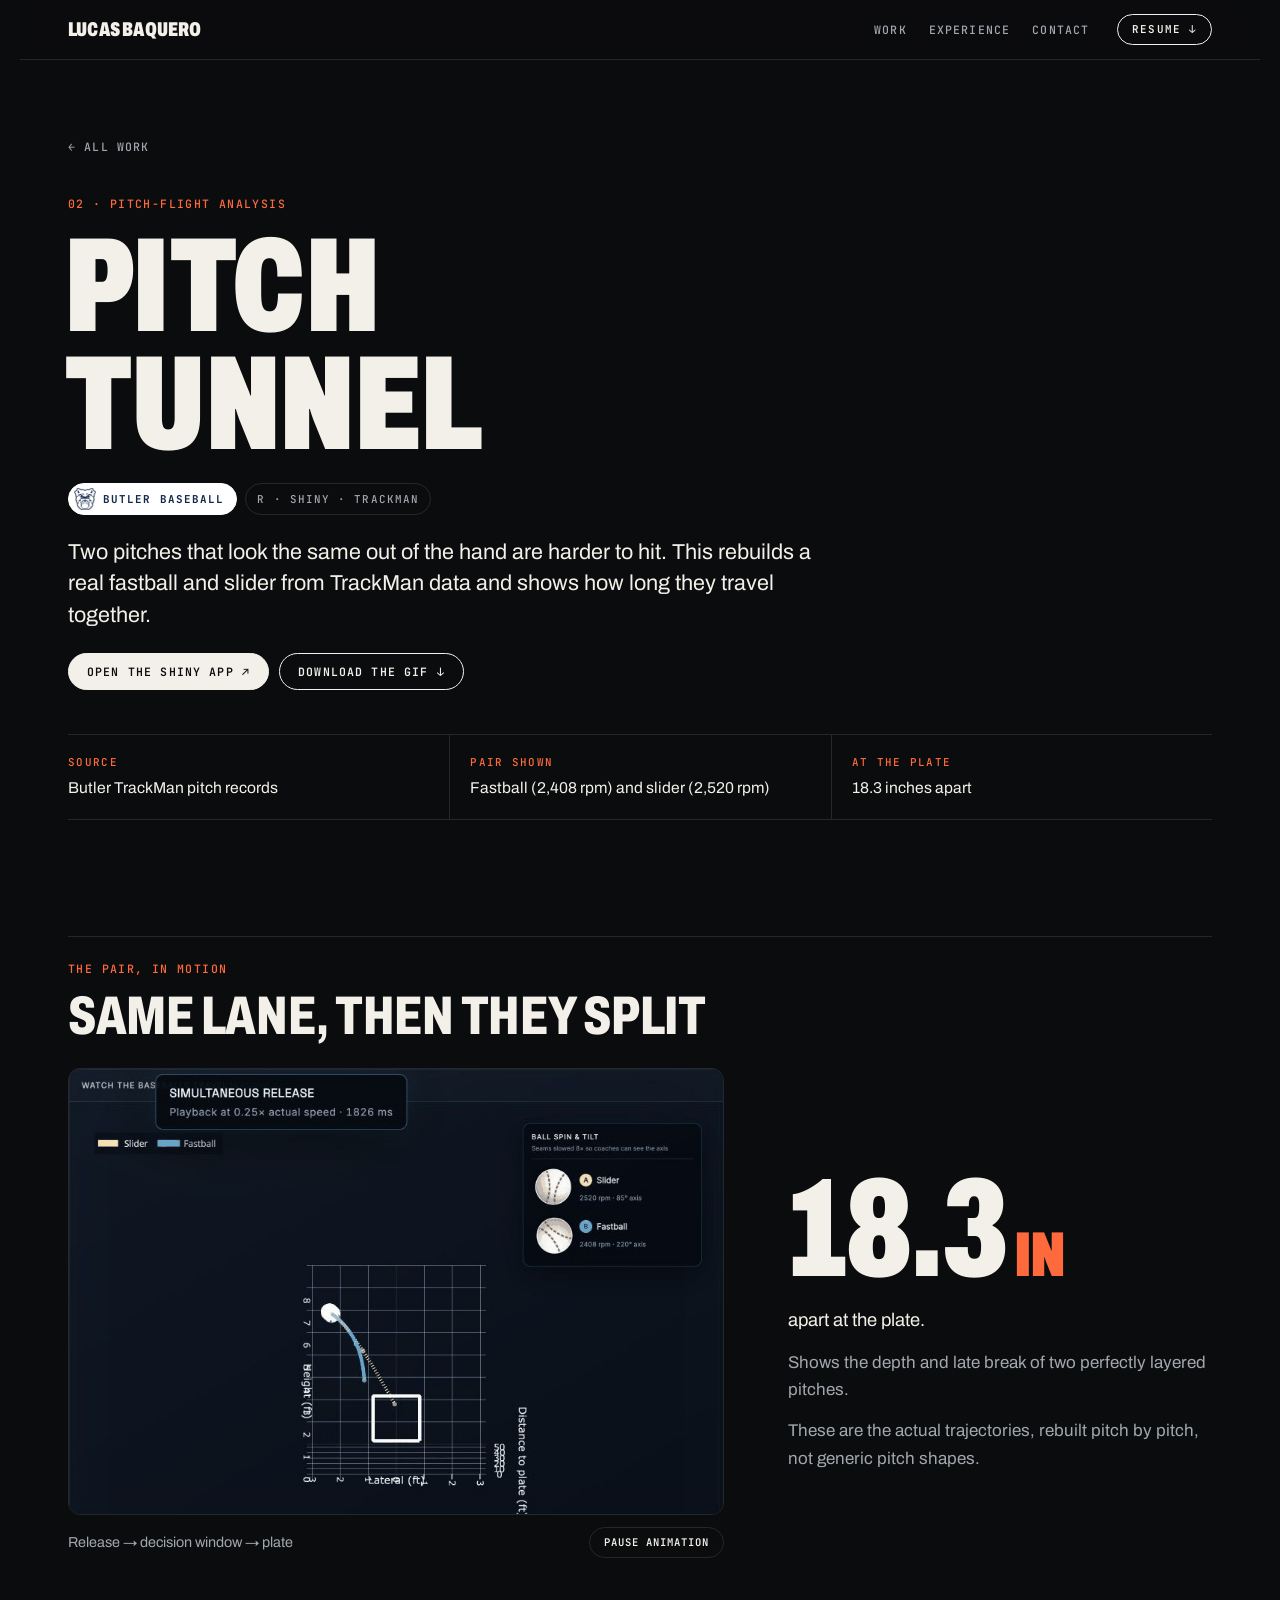
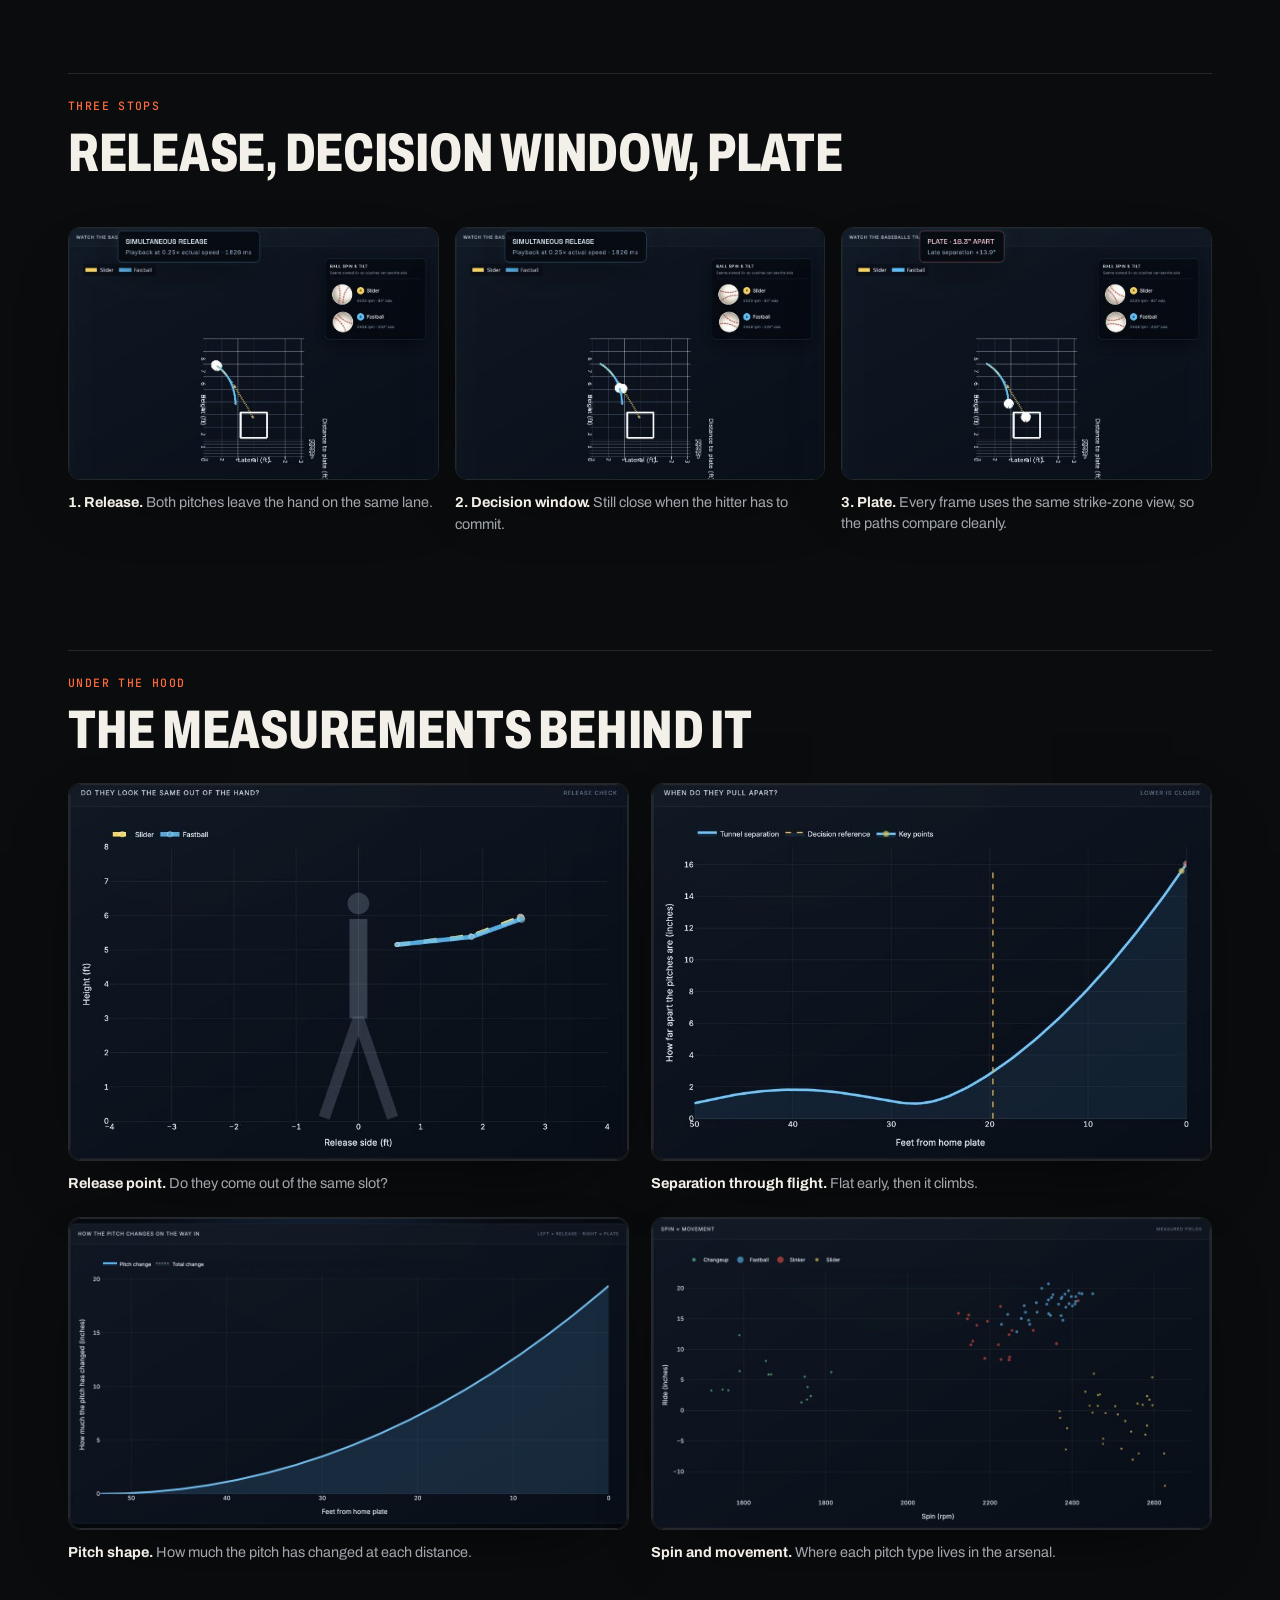
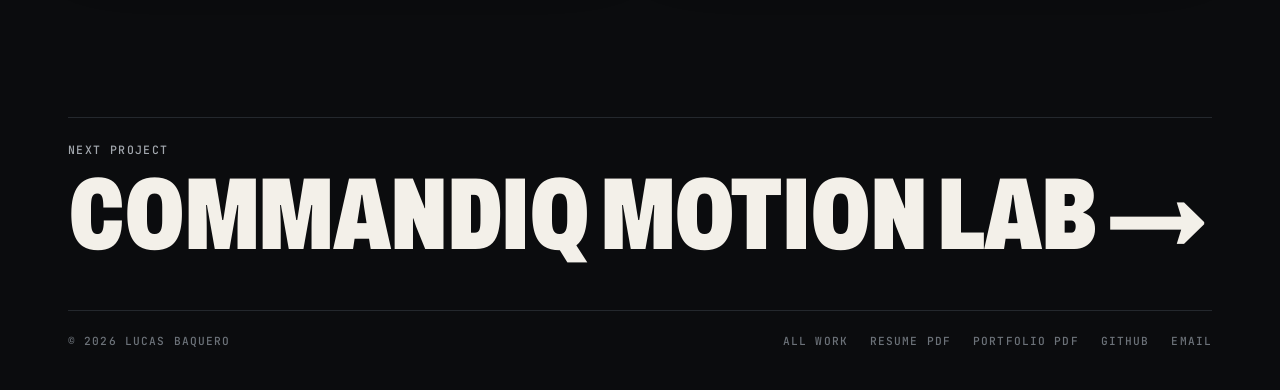
<file: butler-pitch-tunnel.html>
<!doctype html>
<html lang="en">
<head>
  <meta charset="utf-8">
  <meta name="viewport" content="width=device-width, initial-scale=1">
  <meta name="theme-color" content="#0b0c0e">
  <meta name="description" content="Pitch Tunnel: pitch flight rebuilt from TrackMan data for a Butler fastball-slider pair.">
  <meta property="og:title" content="Pitch Tunnel | Lucas Baquero">
  <meta property="og:description" content="Pitch Tunnel: pitch flight rebuilt from TrackMan data for a Butler fastball-slider pair.">
  <meta property="og:type" content="article">
  <meta property="og:image" content="https://lbaquero33.github.io/PitchTunnel-Plate.jpg">
  <meta name="twitter:card" content="summary_large_image">
  <title>Pitch Tunnel | Lucas Baquero</title>
  <link rel="preconnect" href="https://fonts.googleapis.com">
  <link rel="preconnect" href="https://fonts.gstatic.com" crossorigin>
  <link href="https://fonts.googleapis.com/css2?family=Archivo:wdth,wght@62..125,100..900&family=JetBrains+Mono:wght@400;500;600;700&display=swap" rel="stylesheet">
  <link rel="stylesheet" href="styles.css">
</head>
<body>
  <main>
    <header class="site-header">
      <a class="nameplate" href="index.html">Lucas Baquero</a>
      <nav aria-label="Main navigation"><a href="index.html#work">Work</a><a href="index.html#experience">Experience</a><a href="index.html#contact">Contact</a></nav>
      <a class="resume-link" href="LucasBaqueroCV.pdf" download>Resume ↓</a>
    </header>

    <section class="case-hero">
      <a class="case-back" href="index.html#work">← All work</a>
      <p class="eyebrow">02 · Pitch-flight analysis</p>
      <h1>Pitch<br>Tunnel</h1>
      <div class="tags"><span class="tag butler"><img src="logo-butler.png" alt="">Butler Baseball</span><span class="tag">R · Shiny · TrackMan</span></div>
      <p class="case-deck">Two pitches that look the same out of the hand are harder to hit. This rebuilds a real fastball and slider from TrackMan data and shows how long they travel together.</p>
      <div class="case-actions"><a class="case-button primary" href="https://ltbaquero.shinyapps.io/DHDApp/" target="_blank" rel="noreferrer">Open the Shiny app ↗</a><a class="case-button" href="PitchTunnelThreeStages.gif" download>Download the GIF ↓</a></div>
    </section>
    <dl class="case-facts">
      <div><dt>Source</dt><dd>Butler TrackMan pitch records</dd></div>
      <div><dt>Pair shown</dt><dd>Fastball (2,408 rpm) and slider (2,520 rpm)</dd></div>
      <div><dt>At the plate</dt><dd>18.3 inches apart</dd></div>
    </dl>

    <section class="content-section">
      <p class="eyebrow">The pair, in motion</p>
      <h2>Same lane, then they split</h2>
      <div class="split">
        <div><figure class="motion-figure">
          <img id="butler-case-motion" src="PitchTunnelThreeStages.gif" data-animated-source="PitchTunnelThreeStages.gif" data-still-source="PitchTunnel-Release.jpg" alt="Animation stepping a fastball and slider from release to the decision window to the plate">
          <figcaption><span>Release → decision window → plate</span><button type="button" data-motion-toggle="butler-case-motion" aria-pressed="true">Pause animation</button></figcaption>
        </figure></div>
        <div class="copy">
          <p class="display" style="font-size:clamp(4.5rem,11vw,9rem);color:var(--text)">18.3<span class="hot" style="font-size:.45em"> in</span></p>
          <p style="color:var(--text);font-size:1.15rem">apart at the plate.</p>
          <p>Shows the depth and late break of two perfectly layered pitches.</p>
          <p>These are the actual trajectories, rebuilt pitch by pitch, not generic pitch shapes.</p>
        </div>
      </div>
    </section>

    <section class="content-section" id="gallery">
      <p class="eyebrow">Three stops</p>
      <h2>Release, decision window, plate</h2>
      <div class="trio">
        <figure><a class="shot" href="PitchTunnel-Release.jpg" target="_blank" rel="noopener"><img src="PitchTunnel-Release.jpg" alt="Fastball and slider leaving the hand on the same lane" loading="lazy"></a><figcaption><b>1. Release.</b> Both pitches leave the hand on the same lane.</figcaption></figure>
        <figure><a class="shot" href="PitchTunnel-Decision.jpg" target="_blank" rel="noopener"><img src="PitchTunnel-Decision.jpg" alt="Fastball and slider still close together at the decision window" loading="lazy"></a><figcaption><b>2. Decision window.</b> Still close when the hitter has to commit.</figcaption></figure>
        <figure><a class="shot" href="PitchTunnel-Plate.jpg" target="_blank" rel="noopener"><img src="PitchTunnel-Plate.jpg" alt="Fastball and slider separated at the plate with the strike zone visible" loading="lazy"></a><figcaption><b>3. Plate.</b> Every frame uses the same strike-zone view, so the paths compare cleanly.</figcaption></figure>
      </div>
    </section>

    <section class="content-section">
      <p class="eyebrow">Under the hood</p>
      <h2>The measurements behind it</h2>
      <div class="case-gallery">
        <figure><a class="shot" href="butler-release-check.jpg" target="_blank" rel="noopener"><img src="butler-release-check.jpg" alt="Release-point comparison for the fastball and slider" loading="lazy"></a><figcaption><b>Release point.</b> Do they come out of the same slot?</figcaption></figure>
        <figure><a class="shot" href="butler-separation.jpg" target="_blank" rel="noopener"><img src="butler-separation.jpg" alt="Separation curve for the fastball and slider" loading="lazy"></a><figcaption><b>Separation through flight.</b> Flat early, then it climbs.</figcaption></figure>
        <figure><a class="shot" href="butler-pitch-shape.jpg" target="_blank" rel="noopener"><img src="butler-pitch-shape.jpg" alt="Pitch shape from release to plate" loading="lazy"></a><figcaption><b>Pitch shape.</b> How much the pitch has changed at each distance.</figcaption></figure>
        <figure><a class="shot" href="butler-spin-movement.jpg" target="_blank" rel="noopener"><img src="butler-spin-movement.jpg" alt="Spin and movement for the pitch arsenal" loading="lazy"></a><figcaption><b>Spin and movement.</b> Where each pitch type lives in the arsenal.</figcaption></figure>
      </div>
    </section>

    <section class="case-next"><a href="motion-lab.html">Next project <span>CommandIQ Motion Lab →</span></a></section>
    <footer><p>© 2026 Lucas Baquero</p><div><a href="index.html#work">All work</a><a href="LucasBaqueroCV.pdf" download>Resume PDF</a><a href="LucasBaqueroPO.pdf" download>Portfolio PDF</a><a href="https://github.com/LBaquero33">GitHub</a><a href="mailto:Lucas.Baquero1@marist.edu">Email</a></div></footer>
  </main>
  <script src="site.js"></script>
</body>
</html>
</file>
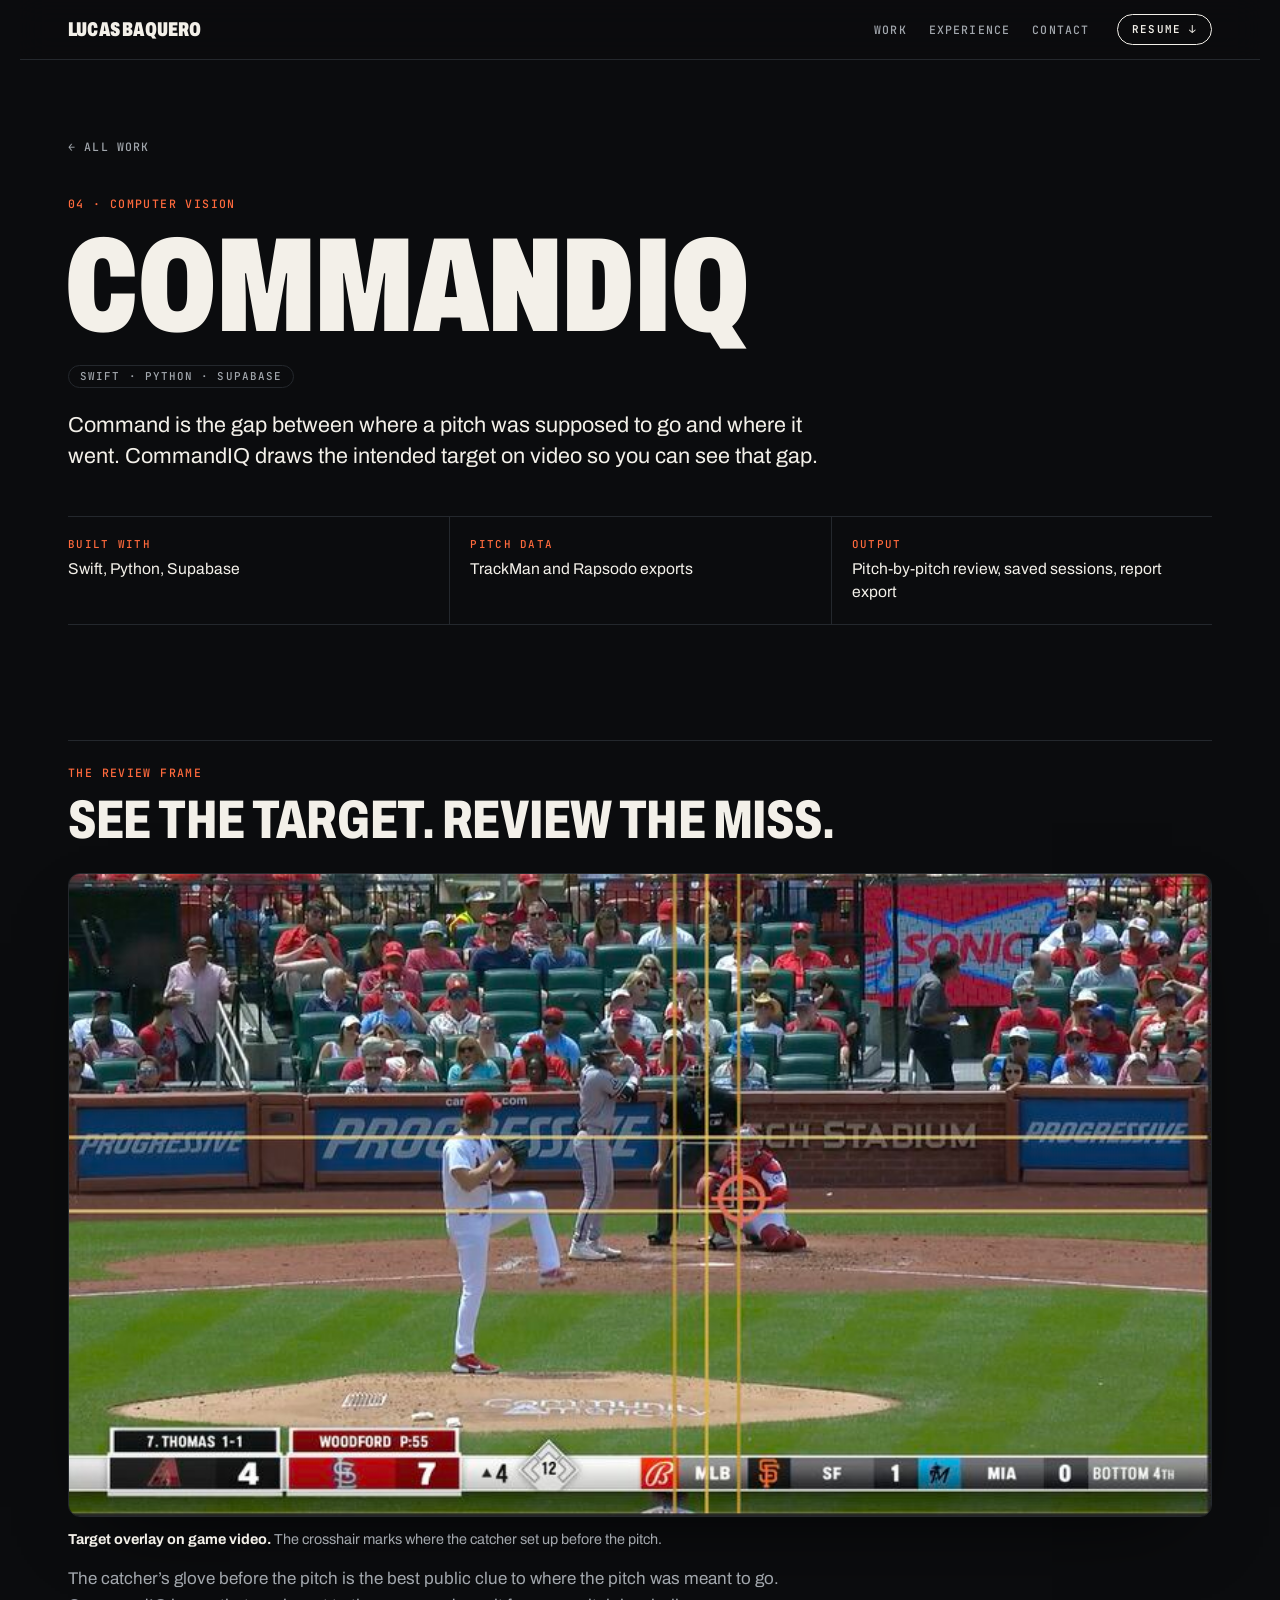
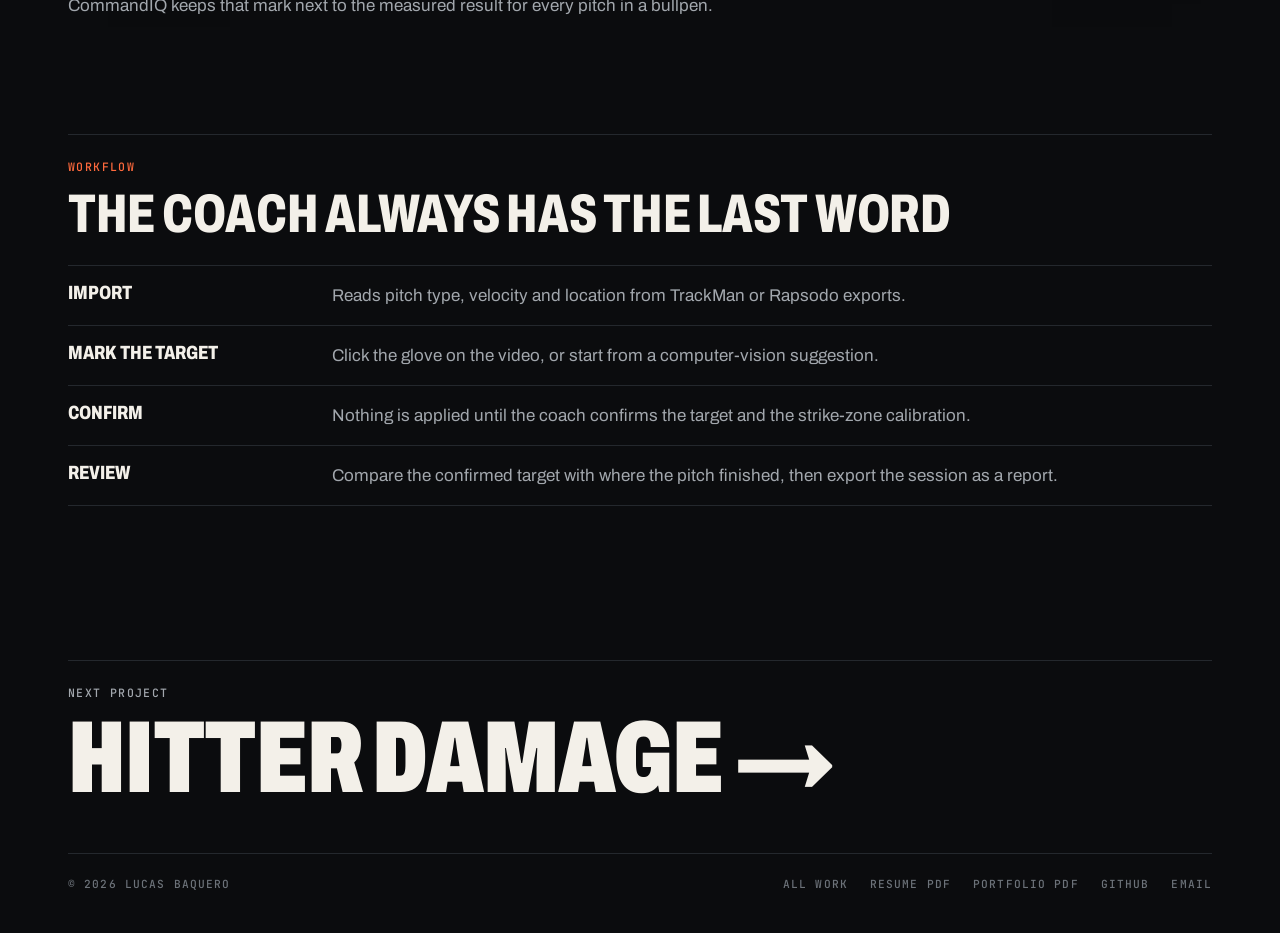
<file: commandiq.html>
<!doctype html>
<html lang="en">
<head>
  <meta charset="utf-8">
  <meta name="viewport" content="width=device-width, initial-scale=1">
  <meta name="theme-color" content="#0b0c0e">
  <meta name="description" content="CommandIQ: computer vision for reviewing a pitcher's intended target against where the pitch went.">
  <meta property="og:title" content="CommandIQ | Lucas Baquero">
  <meta property="og:description" content="CommandIQ: computer vision for reviewing a pitcher's intended target against where the pitch went.">
  <meta property="og:type" content="article">
  <meta property="og:image" content="https://lbaquero33.github.io/commandiq.jpeg">
  <meta name="twitter:card" content="summary_large_image">
  <title>CommandIQ | Lucas Baquero</title>
  <link rel="preconnect" href="https://fonts.googleapis.com">
  <link rel="preconnect" href="https://fonts.gstatic.com" crossorigin>
  <link href="https://fonts.googleapis.com/css2?family=Archivo:wdth,wght@62..125,100..900&family=JetBrains+Mono:wght@400;500;600;700&display=swap" rel="stylesheet">
  <link rel="stylesheet" href="styles.css">
</head>
<body>
  <main>
    <header class="site-header">
      <a class="nameplate" href="index.html">Lucas Baquero</a>
      <nav aria-label="Main navigation"><a href="index.html#work">Work</a><a href="index.html#experience">Experience</a><a href="index.html#contact">Contact</a></nav>
      <a class="resume-link" href="LucasBaqueroCV.pdf" download>Resume ↓</a>
    </header>

    <section class="case-hero">
      <a class="case-back" href="index.html#work">← All work</a>
      <p class="eyebrow">04 · Computer vision</p>
      <h1>CommandIQ</h1>
      <div class="tags"><span class="tag">Swift · Python · Supabase</span></div>
      <p class="case-deck">Command is the gap between where a pitch was supposed to go and where it went. CommandIQ draws the intended target on video so you can see that gap.</p>
    </section>
    <dl class="case-facts">
      <div><dt>Built with</dt><dd>Swift, Python, Supabase</dd></div>
      <div><dt>Pitch data</dt><dd>TrackMan and Rapsodo exports</dd></div>
      <div><dt>Output</dt><dd>Pitch-by-pitch review, saved sessions, report export</dd></div>
    </dl>

    <section class="content-section">
      <p class="eyebrow">The review frame</p>
      <h2>See the target. Review the miss.</h2>
      <figure><a class="shot" href="commandiq.jpeg" target="_blank" rel="noopener"><img src="commandiq.jpeg" alt="Game video with a crosshair drawn where the catcher set up" loading="lazy"></a><figcaption><b>Target overlay on game video.</b> The crosshair marks where the catcher set up before the pitch.</figcaption></figure>
      <p class="section-copy">The catcher’s glove before the pitch is the best public clue to where the pitch was meant to go. CommandIQ keeps that mark next to the measured result for every pitch in a bullpen.</p>
    </section>

    <section class="content-section">
      <p class="eyebrow">Workflow</p>
      <h2>The coach always has the last word</h2>
      <ul class="detail-list">
        <li><strong>Import</strong><span>Reads pitch type, velocity and location from TrackMan or Rapsodo exports.</span></li>
        <li><strong>Mark the target</strong><span>Click the glove on the video, or start from a computer-vision suggestion.</span></li>
        <li><strong>Confirm</strong><span>Nothing is applied until the coach confirms the target and the strike-zone calibration.</span></li>
        <li><strong>Review</strong><span>Compare the confirmed target with where the pitch finished, then export the session as a report.</span></li>
      </ul>
    </section>

    <section class="case-next"><a href="hitter-damage.html">Next project <span>Hitter Damage →</span></a></section>
    <footer><p>© 2026 Lucas Baquero</p><div><a href="index.html#work">All work</a><a href="LucasBaqueroCV.pdf" download>Resume PDF</a><a href="LucasBaqueroPO.pdf" download>Portfolio PDF</a><a href="https://github.com/LBaquero33">GitHub</a><a href="mailto:Lucas.Baquero1@marist.edu">Email</a></div></footer>
  </main>
  <script src="site.js"></script>
</body>
</html>
</file>
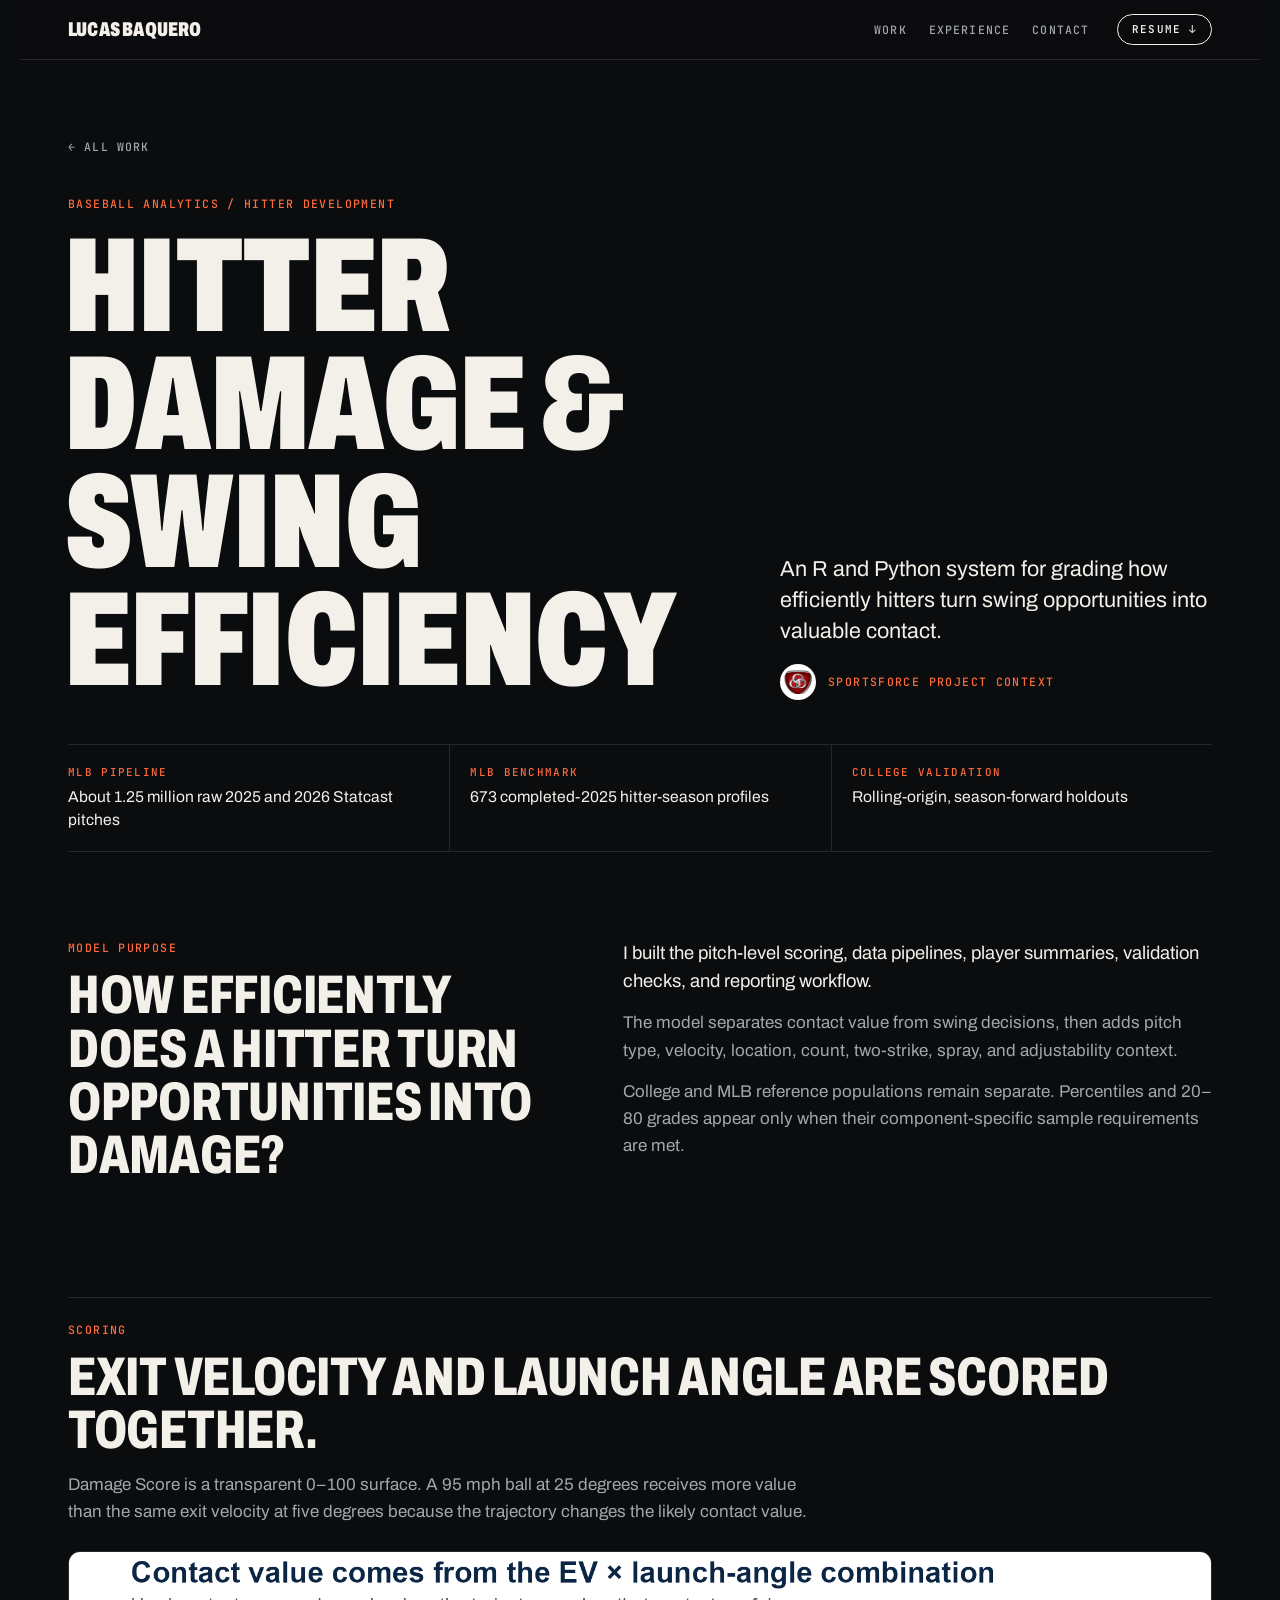
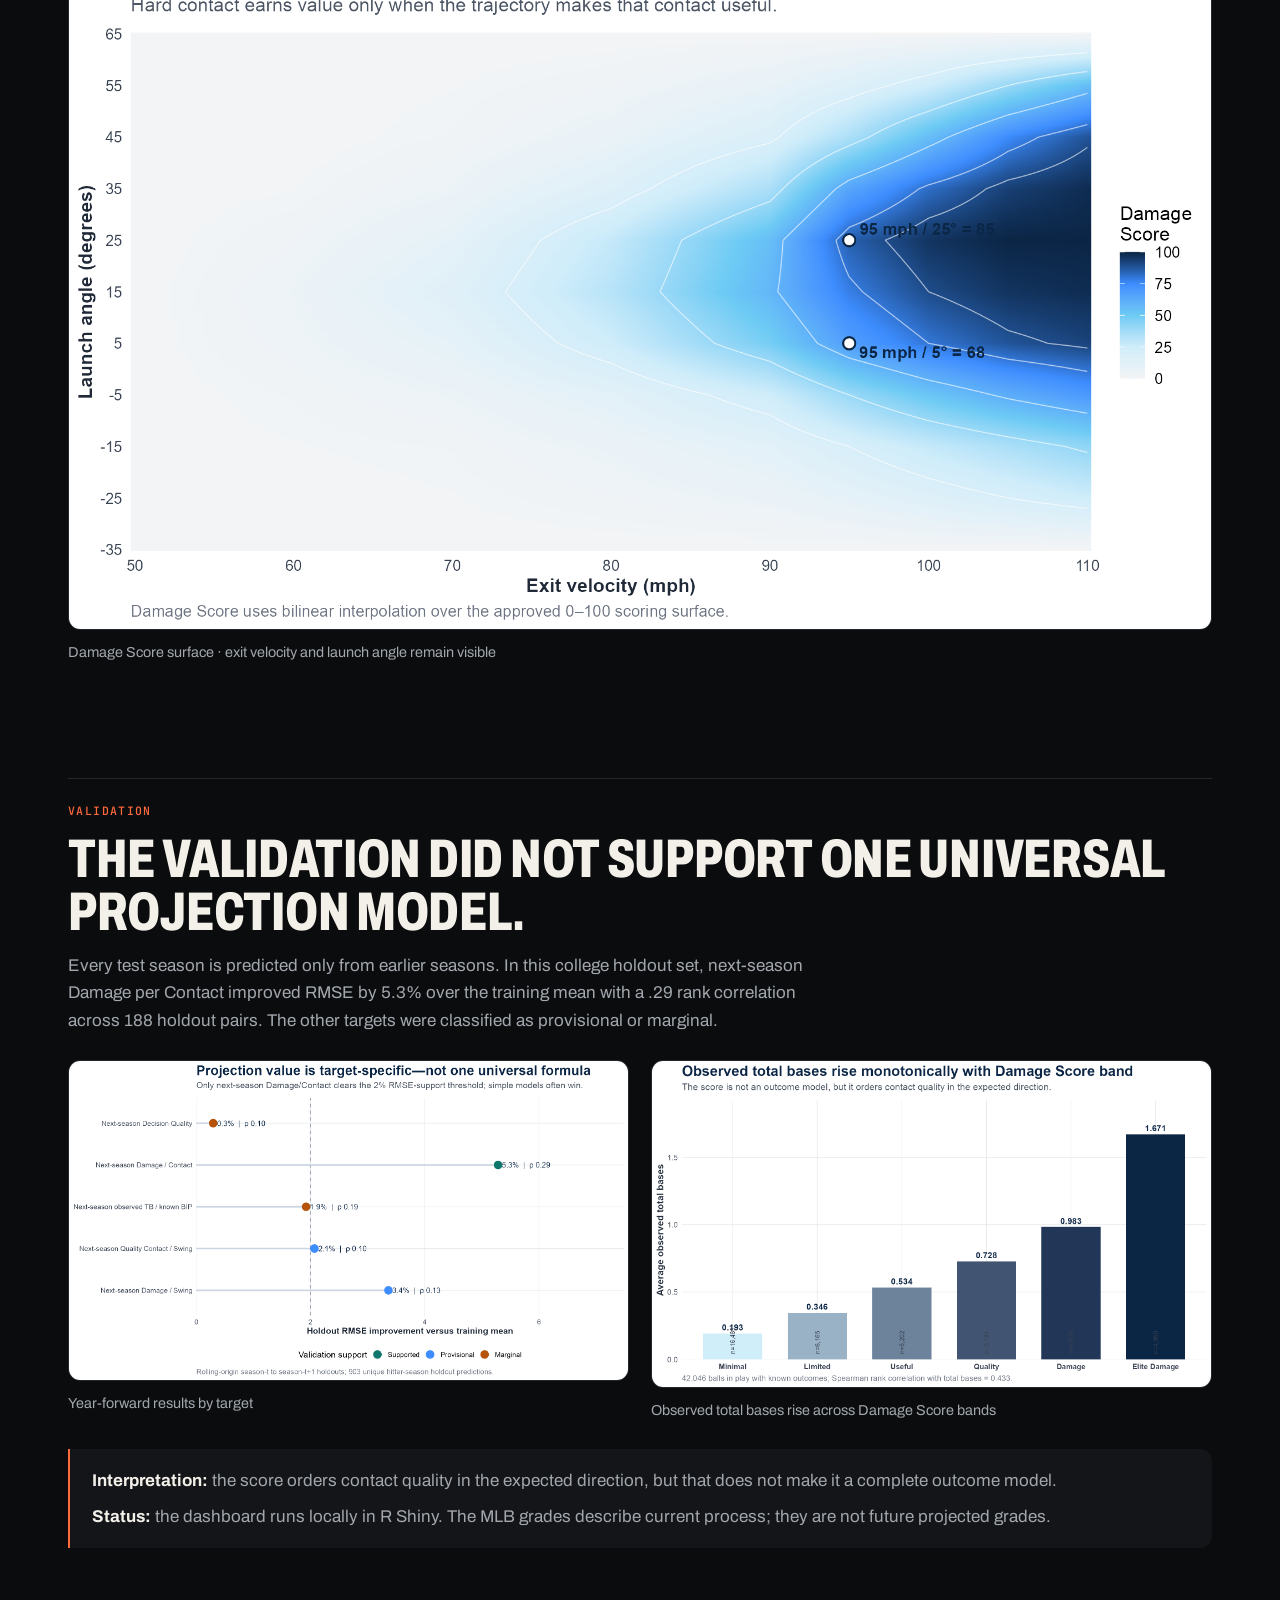
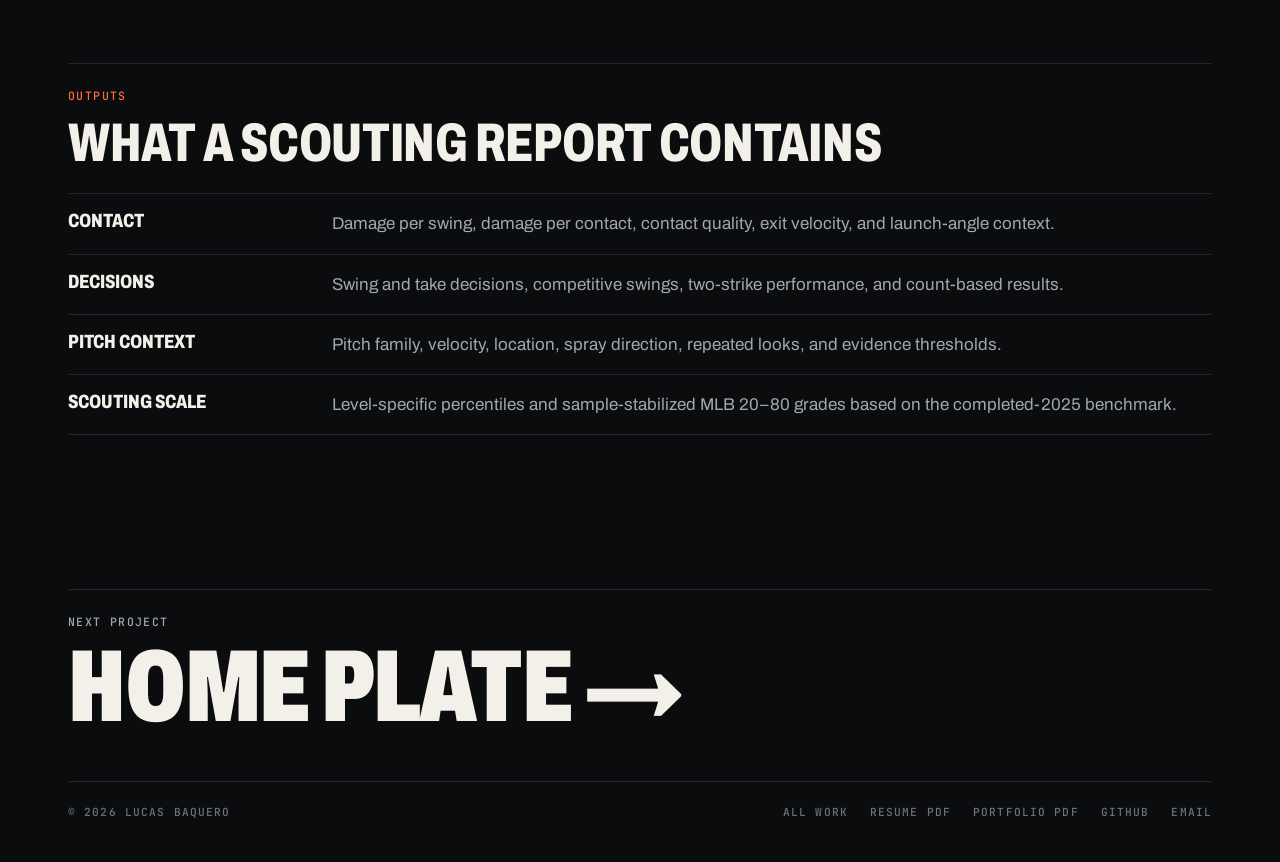
<file: hitter-damage.html>
<!doctype html>
<html lang="en">
<head>
  <meta charset="utf-8">
  <meta name="viewport" content="width=device-width, initial-scale=1">
  <meta name="description" content="Lucas Baquero's Hitter Damage and Swing Efficiency model, including scoring, reporting, and year-forward validation.">
  <meta property="og:title" content="Hitter Damage &amp; Swing Efficiency | Lucas Baquero">
  <meta property="og:description" content="A transparent hitter-development model built from pitch-level contact, decision, and context data.">
  <meta property="og:type" content="article">
  <meta property="og:image" content="https://lbaquero33.github.io/hitter-damage-surface.png">
  <meta name="twitter:card" content="summary_large_image">
  <title>Hitter Damage &amp; Swing Efficiency | Lucas Baquero</title>
  <link rel="preconnect" href="https://fonts.googleapis.com">
  <link rel="preconnect" href="https://fonts.gstatic.com" crossorigin>
  <link href="https://fonts.googleapis.com/css2?family=Archivo:wdth,wght@62..125,100..900&family=JetBrains+Mono:wght@400;500;600;700&display=swap" rel="stylesheet">
  <link rel="stylesheet" href="styles.css">
</head>
<body>
  <main>
    <header class="site-header">
      <a class="nameplate" href="index.html">Lucas Baquero</a>
      <nav aria-label="Main navigation"><a href="index.html#work">Work</a><a href="index.html#experience">Experience</a><a href="index.html#contact">Contact</a></nav>
      <a class="resume-link" href="LucasBaqueroCV.pdf" download>Resume ↓</a>
    </header>

    <section class="case-hero">
      <div class="case-shell">
        <a class="case-back" href="index.html#work">← All work</a>
        <div class="case-hero-grid">
          <div><p class="eyebrow">Baseball analytics / hitter development</p><h1>Hitter Damage &amp; Swing Efficiency</h1></div>
          <div>
            <p class="case-deck">An R and Python system for grading how efficiently hitters turn swing opportunities into valuable contact.</p>
            <div class="project-heading-line"><img src="sportsforce.png" alt="SportsForce Baseball" width="48" height="48"><p class="project-type">SportsForce project context</p></div>
          </div>
        </div>
      </div>
    </section>

    <dl class="case-facts">
      <div><dt>MLB pipeline</dt><dd>About 1.25 million raw 2025 and 2026 Statcast pitches</dd></div>
      <div><dt>MLB benchmark</dt><dd>673 completed-2025 hitter-season profiles</dd></div>
      <div><dt>College validation</dt><dd>Rolling-origin, season-forward holdouts</dd></div>
    </dl>

    <div class="case-body">
      <section class="case-intro">
        <div><p class="eyebrow">Model purpose</p><h2>How efficiently does a hitter turn opportunities into damage?</h2></div>
        <div class="case-copy">
          <p>I built the pitch-level scoring, data pipelines, player summaries, validation checks, and reporting workflow.</p>
          <p>The model separates contact value from swing decisions, then adds pitch type, velocity, location, count, two-strike, spray, and adjustability context.</p>
          <p>College and MLB reference populations remain separate. Percentiles and 20–80 grades appear only when their component-specific sample requirements are met.</p>
        </div>
      </section>

      <section class="content-section">
        <p class="eyebrow">Scoring</p>
        <h2>Exit velocity and launch angle are scored together.</h2>
        <p class="section-copy">Damage Score is a transparent 0–100 surface. A 95 mph ball at 25 degrees receives more value than the same exit velocity at five degrees because the trajectory changes the likely contact value.</p>
        <figure class="evidence-figure"><img src="hitter-damage-surface.png" alt="Damage Score surface mapping exit velocity and launch angle to a 0 to 100 score"><figcaption>Damage Score surface · exit velocity and launch angle remain visible</figcaption></figure>
      </section>

      <section class="content-section">
        <p class="eyebrow">Validation</p>
        <h2>The validation did not support one universal projection model.</h2>
        <p class="section-copy">Every test season is predicted only from earlier seasons. In this college holdout set, next-season Damage per Contact improved RMSE by 5.3% over the training mean with a .29 rank correlation across 188 holdout pairs. The other targets were classified as provisional or marginal.</p>
        <div class="evidence-grid">
          <figure class="evidence-figure"><img src="hitter-future-validation.png" alt="Holdout RMSE improvement and rank correlation for five next-season hitter targets"><figcaption>Year-forward results by target</figcaption></figure>
          <figure class="evidence-figure"><img src="hitter-damage-validation.png" alt="Average observed total bases increasing across six Damage Score bands"><figcaption>Observed total bases rise across Damage Score bands</figcaption></figure>
        </div>
        <div class="project-note">
          <p><strong>Interpretation:</strong> the score orders contact quality in the expected direction, but that does not make it a complete outcome model.</p>
          <p><strong>Status:</strong> the dashboard runs locally in R Shiny. The MLB grades describe current process; they are not future projected grades.</p>
        </div>
      </section>

      <section class="content-section">
        <p class="eyebrow">Outputs</p>
        <h2>What a scouting report contains</h2>
        <ul class="detail-list">
          <li><strong>Contact</strong><span>Damage per swing, damage per contact, contact quality, exit velocity, and launch-angle context.</span></li>
          <li><strong>Decisions</strong><span>Swing and take decisions, competitive swings, two-strike performance, and count-based results.</span></li>
          <li><strong>Pitch context</strong><span>Pitch family, velocity, location, spray direction, repeated looks, and evidence thresholds.</span></li>
          <li><strong>Scouting scale</strong><span>Level-specific percentiles and sample-stabilized MLB 20–80 grades based on the completed-2025 benchmark.</span></li>
        </ul>
      </section>
    </div>

    <section class="case-next"><a href="home-plate.html">Next project <span>Home Plate →</span></a></section>
    <footer><p>© 2026 Lucas Baquero</p><div><a href="index.html#work">All work</a><a href="LucasBaqueroCV.pdf" download>Resume PDF</a><a href="LucasBaqueroPO.pdf" download>Portfolio PDF</a><a href="https://github.com/LBaquero33">GitHub</a><a href="mailto:Lucas.Baquero1@marist.edu">Email</a></div></footer>
  </main>
</body>
</html>
</file>
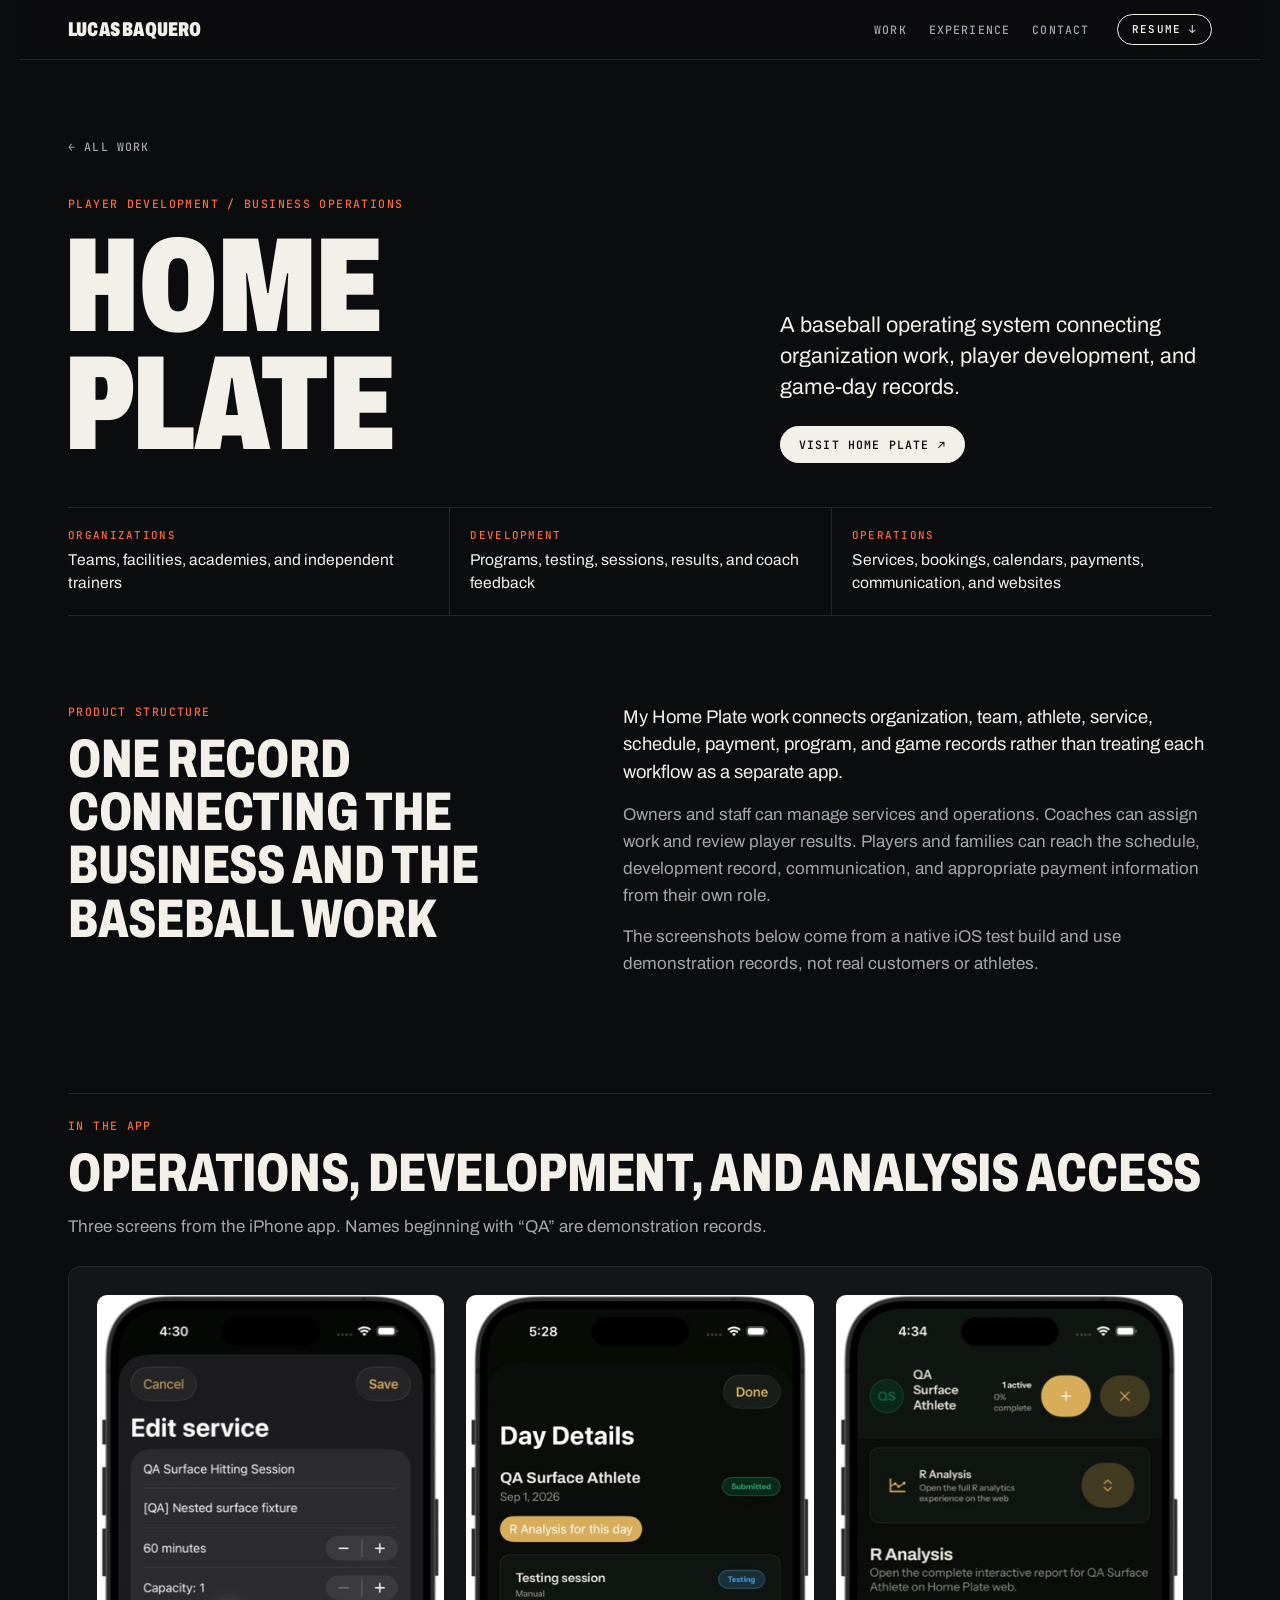
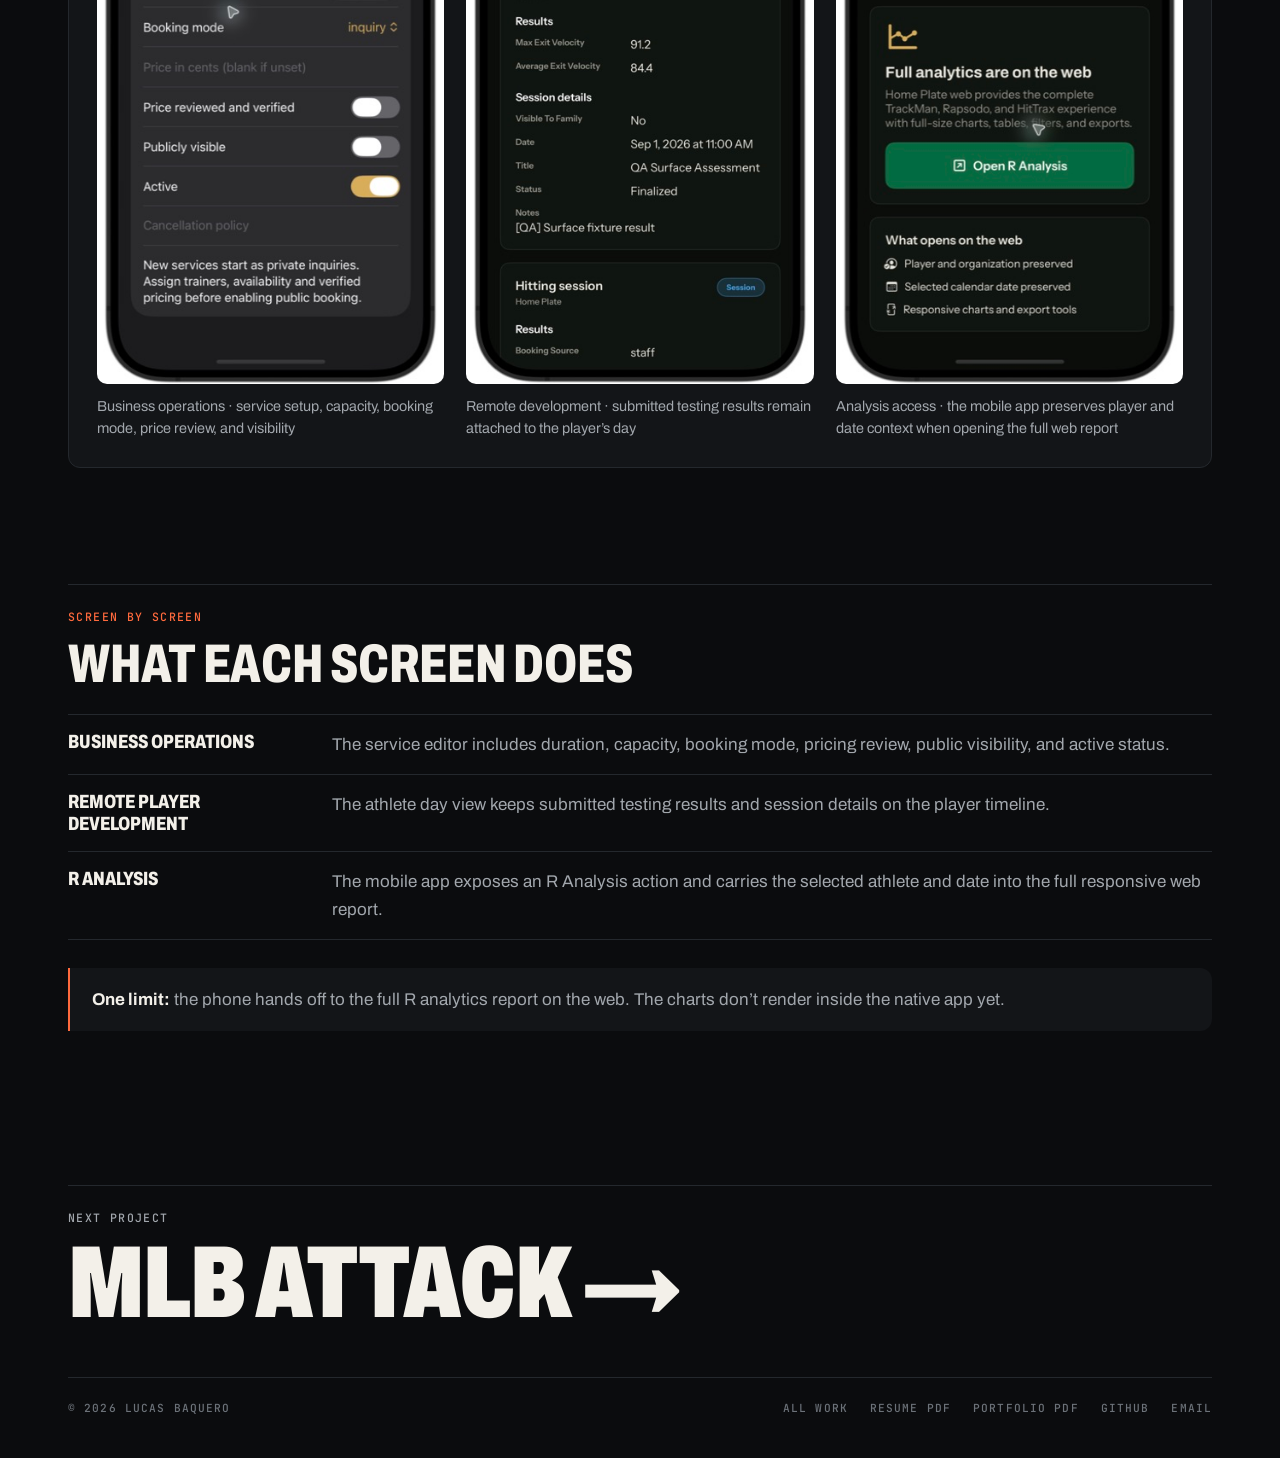
<file: home-plate.html>
<!doctype html>
<html lang="en">
<head>
  <meta charset="utf-8">
  <meta name="viewport" content="width=device-width, initial-scale=1">
  <meta name="description" content="Home Plate, Lucas Baquero's baseball player-development and organization-operations product work.">
  <meta property="og:title" content="Home Plate | Lucas Baquero">
  <meta property="og:description" content="Baseball organization operations, remote player development, and mobile access to R analysis.">
  <meta property="og:type" content="article">
  <meta property="og:image" content="https://lbaquero33.github.io/homeplate-day-results.jpg">
  <meta name="twitter:card" content="summary_large_image">
  <title>Home Plate | Lucas Baquero</title>
  <link rel="preconnect" href="https://fonts.googleapis.com">
  <link rel="preconnect" href="https://fonts.gstatic.com" crossorigin>
  <link href="https://fonts.googleapis.com/css2?family=Archivo:wdth,wght@62..125,100..900&family=JetBrains+Mono:wght@400;500;600;700&display=swap" rel="stylesheet">
  <link rel="stylesheet" href="styles.css">
</head>
<body>
  <main>
    <header class="site-header">
      <a class="nameplate" href="index.html">Lucas Baquero</a>
      <nav aria-label="Main navigation"><a href="index.html#work">Work</a><a href="index.html#experience">Experience</a><a href="index.html#contact">Contact</a></nav>
      <a class="resume-link" href="LucasBaqueroCV.pdf" download>Resume ↓</a>
    </header>

    <section class="case-hero">
      <div class="case-shell">
        <a class="case-back" href="index.html#work">← All work</a>
        <div class="case-hero-grid">
          <div><p class="eyebrow">Player development / business operations</p><h1>Home Plate</h1></div>
          <div><p class="case-deck">A baseball operating system connecting organization work, player development, and game-day records.</p><div class="case-actions"><a class="case-button primary" href="https://www.homeplateapps.com/" target="_blank" rel="noreferrer">Visit Home Plate ↗</a></div></div>
        </div>
      </div>
    </section>

    <dl class="case-facts">
      <div><dt>Organizations</dt><dd>Teams, facilities, academies, and independent trainers</dd></div>
      <div><dt>Development</dt><dd>Programs, testing, sessions, results, and coach feedback</dd></div>
      <div><dt>Operations</dt><dd>Services, bookings, calendars, payments, communication, and websites</dd></div>
    </dl>

    <div class="case-body">
      <section class="case-intro">
        <div><p class="eyebrow">Product structure</p><h2>One record connecting the business and the baseball work</h2></div>
        <div class="case-copy">
          <p>My Home Plate work connects organization, team, athlete, service, schedule, payment, program, and game records rather than treating each workflow as a separate app.</p>
          <p>Owners and staff can manage services and operations. Coaches can assign work and review player results. Players and families can reach the schedule, development record, communication, and appropriate payment information from their own role.</p>
          <p>The screenshots below come from a native iOS test build and use demonstration records, not real customers or athletes.</p>
        </div>
      </section>

      <section class="content-section">
        <p class="eyebrow">In the app</p>
        <h2>Operations, development, and analysis access</h2>
        <p class="section-copy">Three screens from the iPhone app. Names beginning with “QA” are demonstration records.</p>
        <div class="case-gallery phone-gallery">
          <figure><img src="homeplate-service-editor.jpg" alt="Native Home Plate iPhone service editor with demonstration service data"><figcaption>Business operations · service setup, capacity, booking mode, price review, and visibility</figcaption></figure>
          <figure><img src="homeplate-day-results.jpg" alt="Native Home Plate iPhone player day view with submitted testing results and R Analysis action"><figcaption>Remote development · submitted testing results remain attached to the player’s day</figcaption></figure>
          <figure><img src="homeplate-r-analysis.jpg" alt="Native Home Plate iPhone R Analysis handoff preserving player and date context"><figcaption>Analysis access · the mobile app preserves player and date context when opening the full web report</figcaption></figure>
        </div>
      </section>

      <section class="content-section">
        <p class="eyebrow">Screen by screen</p>
        <h2>What each screen does</h2>
        <ul class="detail-list">
          <li><strong>Business operations</strong><span>The service editor includes duration, capacity, booking mode, pricing review, public visibility, and active status.</span></li>
          <li><strong>Remote player development</strong><span>The athlete day view keeps submitted testing results and session details on the player timeline.</span></li>
          <li><strong>R analysis</strong><span>The mobile app exposes an R Analysis action and carries the selected athlete and date into the full responsive web report.</span></li>
        </ul>
        <div class="project-note"><p><strong>One limit:</strong> the phone hands off to the full R analytics report on the web. The charts don’t render inside the native app yet.</p></div>
      </section>
    </div>

    <section class="case-next"><a href="mlb-attack.html">Next project <span>MLB Attack →</span></a></section>
    <footer><p>© 2026 Lucas Baquero</p><div><a href="index.html#work">All work</a><a href="LucasBaqueroCV.pdf" download>Resume PDF</a><a href="LucasBaqueroPO.pdf" download>Portfolio PDF</a><a href="https://github.com/LBaquero33">GitHub</a><a href="mailto:Lucas.Baquero1@marist.edu">Email</a></div></footer>
  </main>
</body>
</html>
</file>
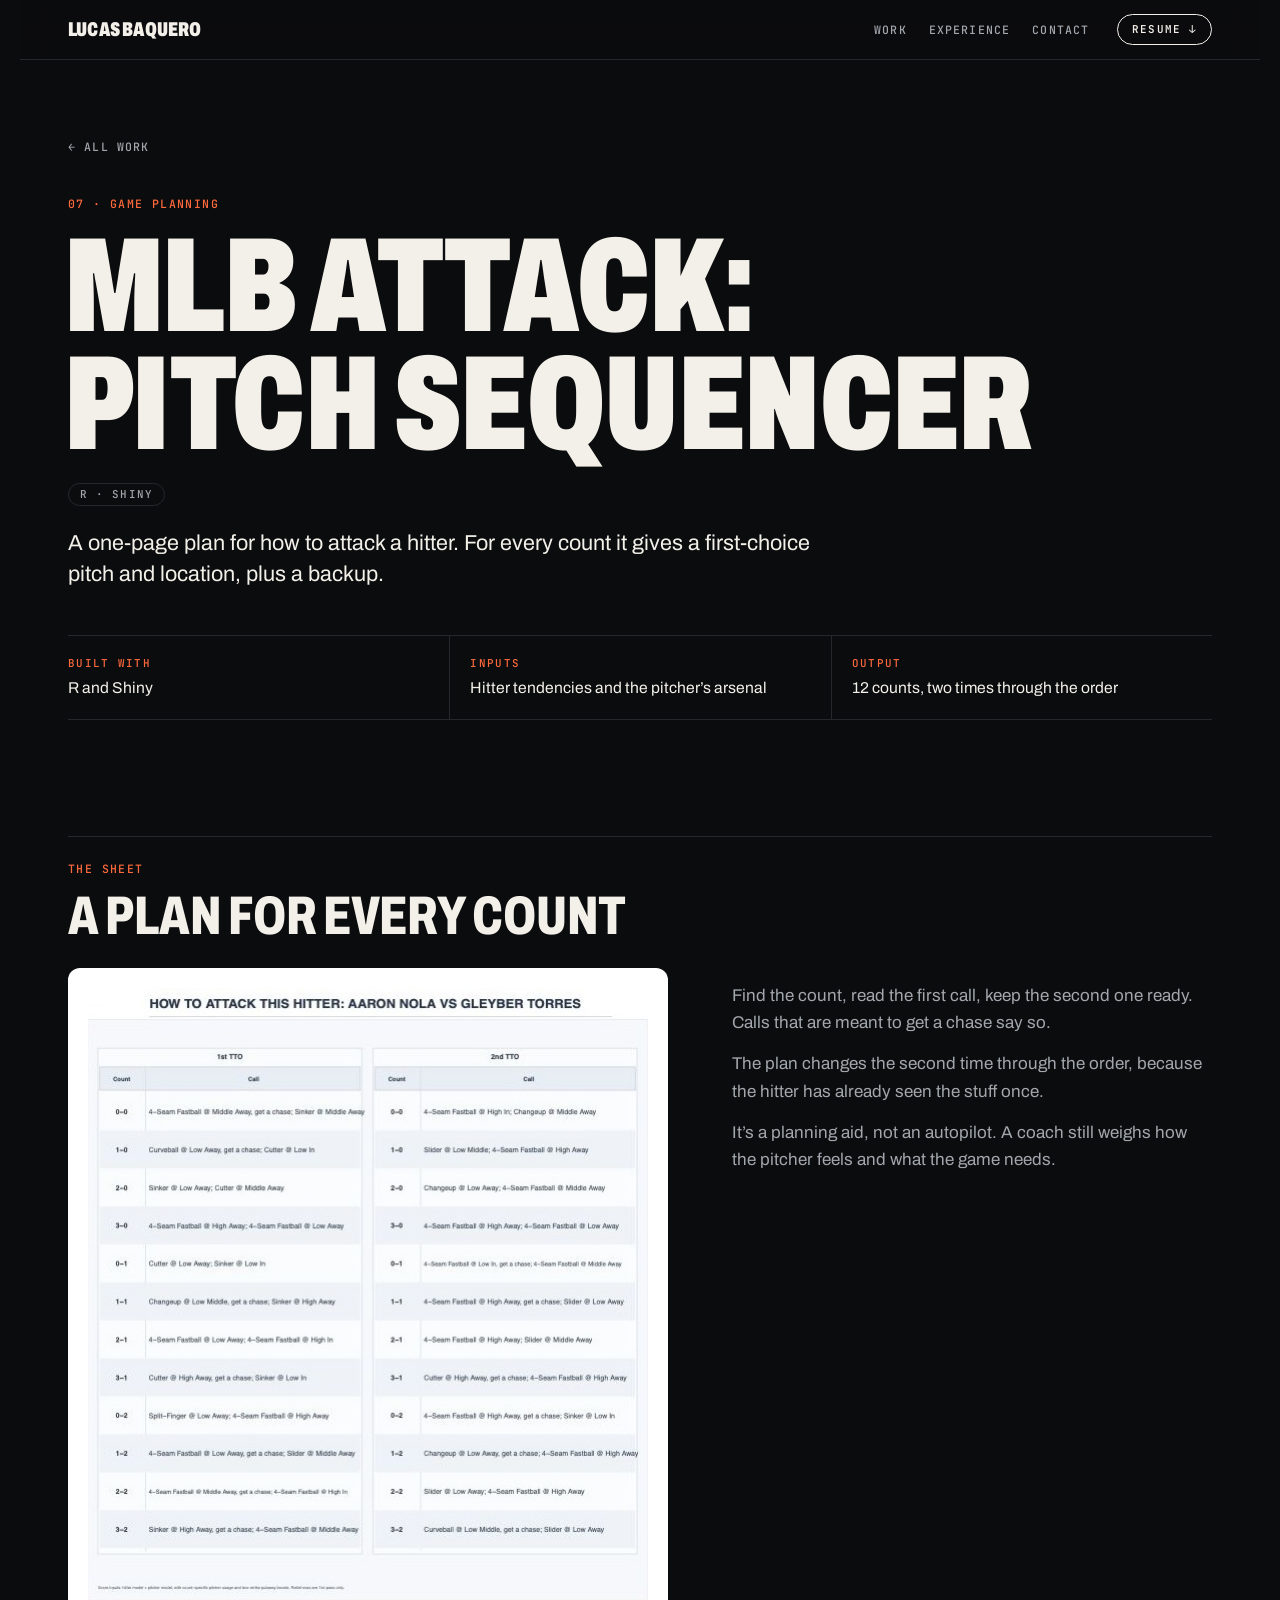
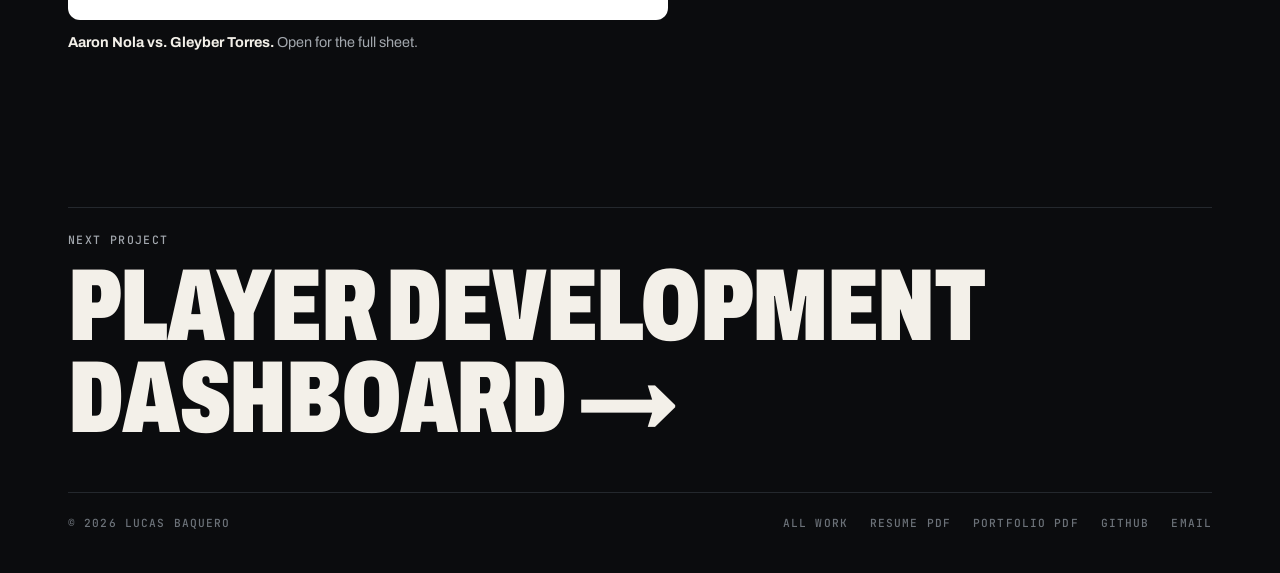
<file: mlb-attack.html>
<!doctype html>
<html lang="en">
<head>
  <meta charset="utf-8">
  <meta name="viewport" content="width=device-width, initial-scale=1">
  <meta name="theme-color" content="#0b0c0e">
  <meta name="description" content="MLB Attack Pitch Sequencer: a pitch plan for every count.">
  <meta property="og:title" content="MLB Attack: Pitch Sequencer | Lucas Baquero">
  <meta property="og:description" content="MLB Attack Pitch Sequencer: a pitch plan for every count.">
  <meta property="og:type" content="article">
  <meta property="og:image" content="https://lbaquero33.github.io/pitch-sequencer-excerpt.jpg">
  <meta name="twitter:card" content="summary_large_image">
  <title>MLB Attack: Pitch Sequencer | Lucas Baquero</title>
  <link rel="preconnect" href="https://fonts.googleapis.com">
  <link rel="preconnect" href="https://fonts.gstatic.com" crossorigin>
  <link href="https://fonts.googleapis.com/css2?family=Archivo:wdth,wght@62..125,100..900&family=JetBrains+Mono:wght@400;500;600;700&display=swap" rel="stylesheet">
  <link rel="stylesheet" href="styles.css">
</head>
<body>
  <main>
    <header class="site-header">
      <a class="nameplate" href="index.html">Lucas Baquero</a>
      <nav aria-label="Main navigation"><a href="index.html#work">Work</a><a href="index.html#experience">Experience</a><a href="index.html#contact">Contact</a></nav>
      <a class="resume-link" href="LucasBaqueroCV.pdf" download>Resume ↓</a>
    </header>

    <section class="case-hero">
      <a class="case-back" href="index.html#work">← All work</a>
      <p class="eyebrow">07 · Game planning</p>
      <h1>MLB Attack:<br>Pitch Sequencer</h1>
      <div class="tags"><span class="tag">R · Shiny</span></div>
      <p class="case-deck">A one-page plan for how to attack a hitter. For every count it gives a first-choice pitch and location, plus a backup.</p>
    </section>
    <dl class="case-facts">
      <div><dt>Built with</dt><dd>R and Shiny</dd></div>
      <div><dt>Inputs</dt><dd>Hitter tendencies and the pitcher’s arsenal</dd></div>
      <div><dt>Output</dt><dd>12 counts, two times through the order</dd></div>
    </dl>

    <section class="content-section">
      <p class="eyebrow">The sheet</p>
      <h2>A plan for every count</h2>
      <div class="split top" style="grid-template-columns:minmax(0,1.25fr) minmax(0,1fr)">
        <figure><a class="paper" href="pitch-sequencer.jpg" target="_blank" rel="noopener"><img src="pitch-sequencer-crop.jpg" alt="Count-by-count pitch plan for Aaron Nola against Gleyber Torres, first and second time through the order" loading="lazy"></a><figcaption><b>Aaron Nola vs. Gleyber Torres.</b> Open for the full sheet.</figcaption></figure>
        <div class="copy">
          <p>Find the count, read the first call, keep the second one ready. Calls that are meant to get a chase say so.</p>
          <p>The plan changes the second time through the order, because the hitter has already seen the stuff once.</p>
          <p>It’s a planning aid, not an autopilot. A coach still weighs how the pitcher feels and what the game needs.</p>
        </div>
      </div>
    </section>

    <section class="case-next"><a href="ball-fox.html">Next project <span>Player Development Dashboard →</span></a></section>
    <footer><p>© 2026 Lucas Baquero</p><div><a href="index.html#work">All work</a><a href="LucasBaqueroCV.pdf" download>Resume PDF</a><a href="LucasBaqueroPO.pdf" download>Portfolio PDF</a><a href="https://github.com/LBaquero33">GitHub</a><a href="mailto:Lucas.Baquero1@marist.edu">Email</a></div></footer>
  </main>
  <script src="site.js"></script>
</body>
</html>
</file>
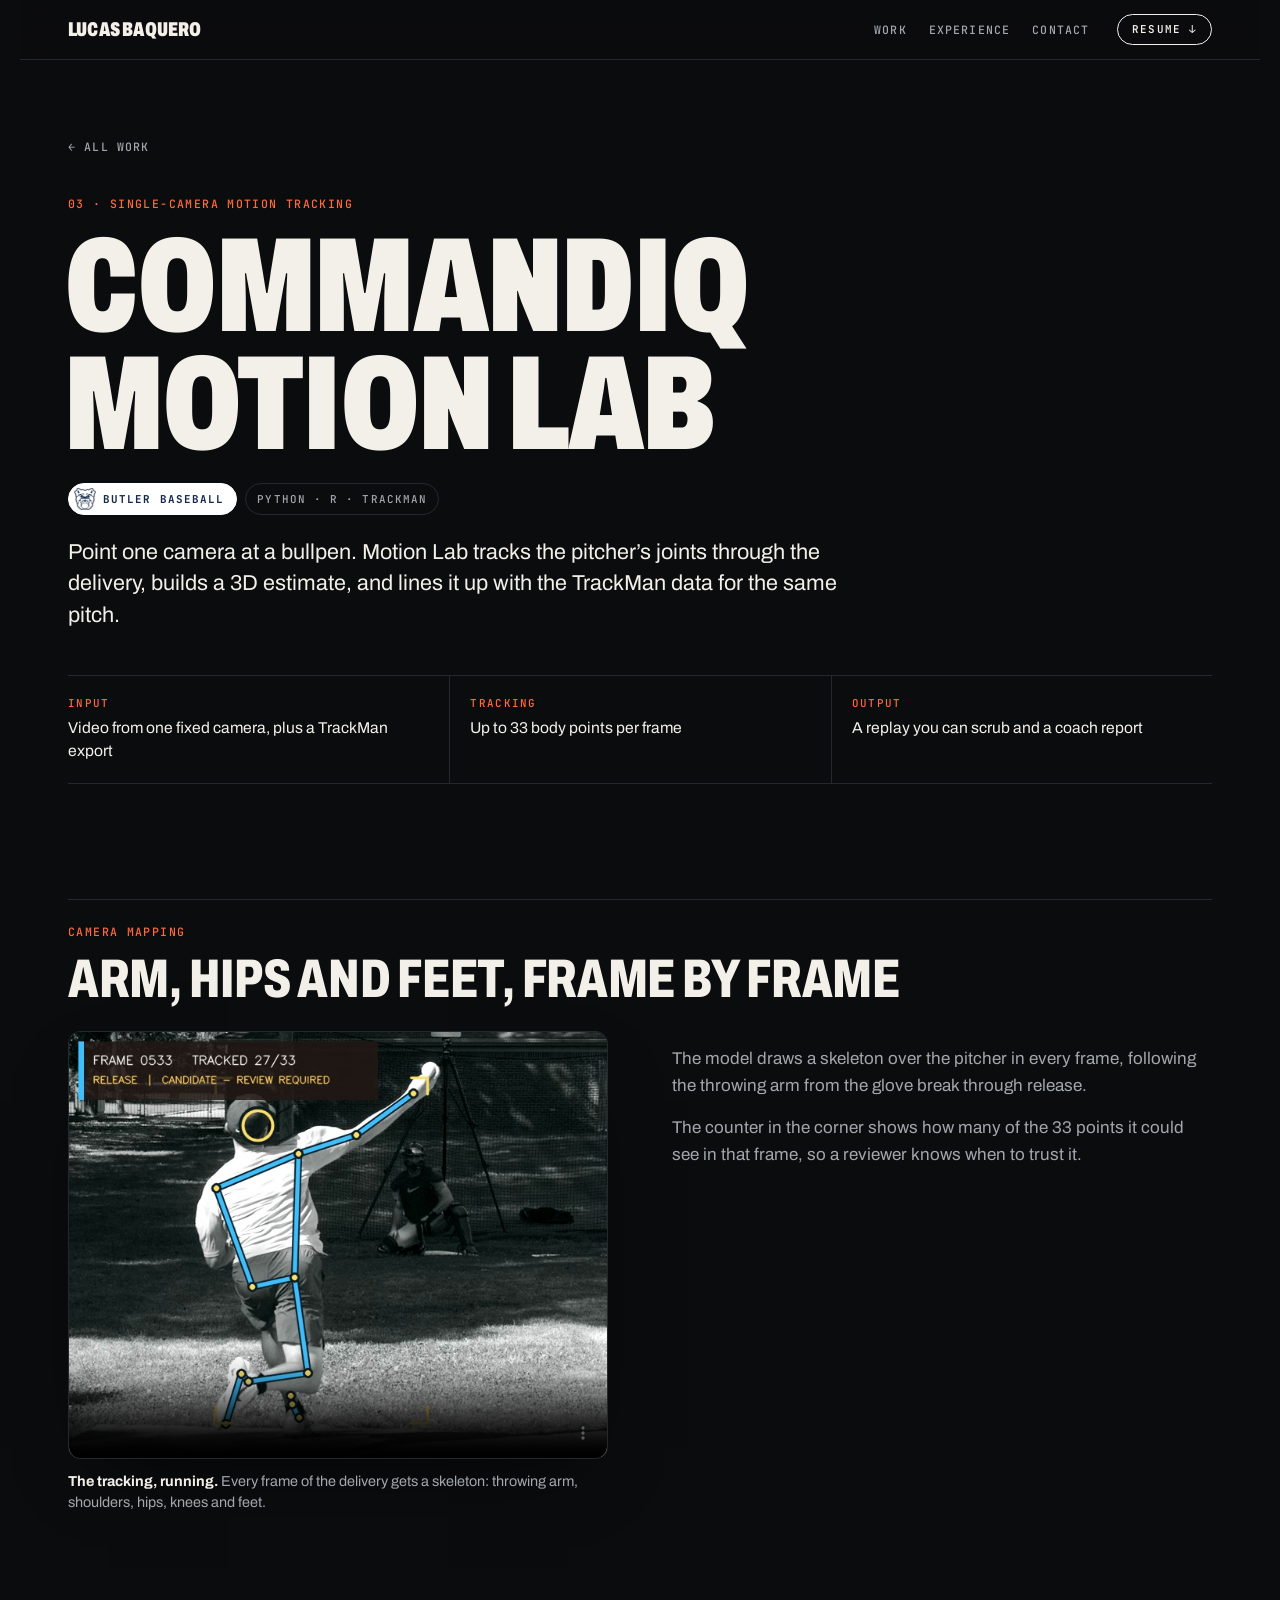
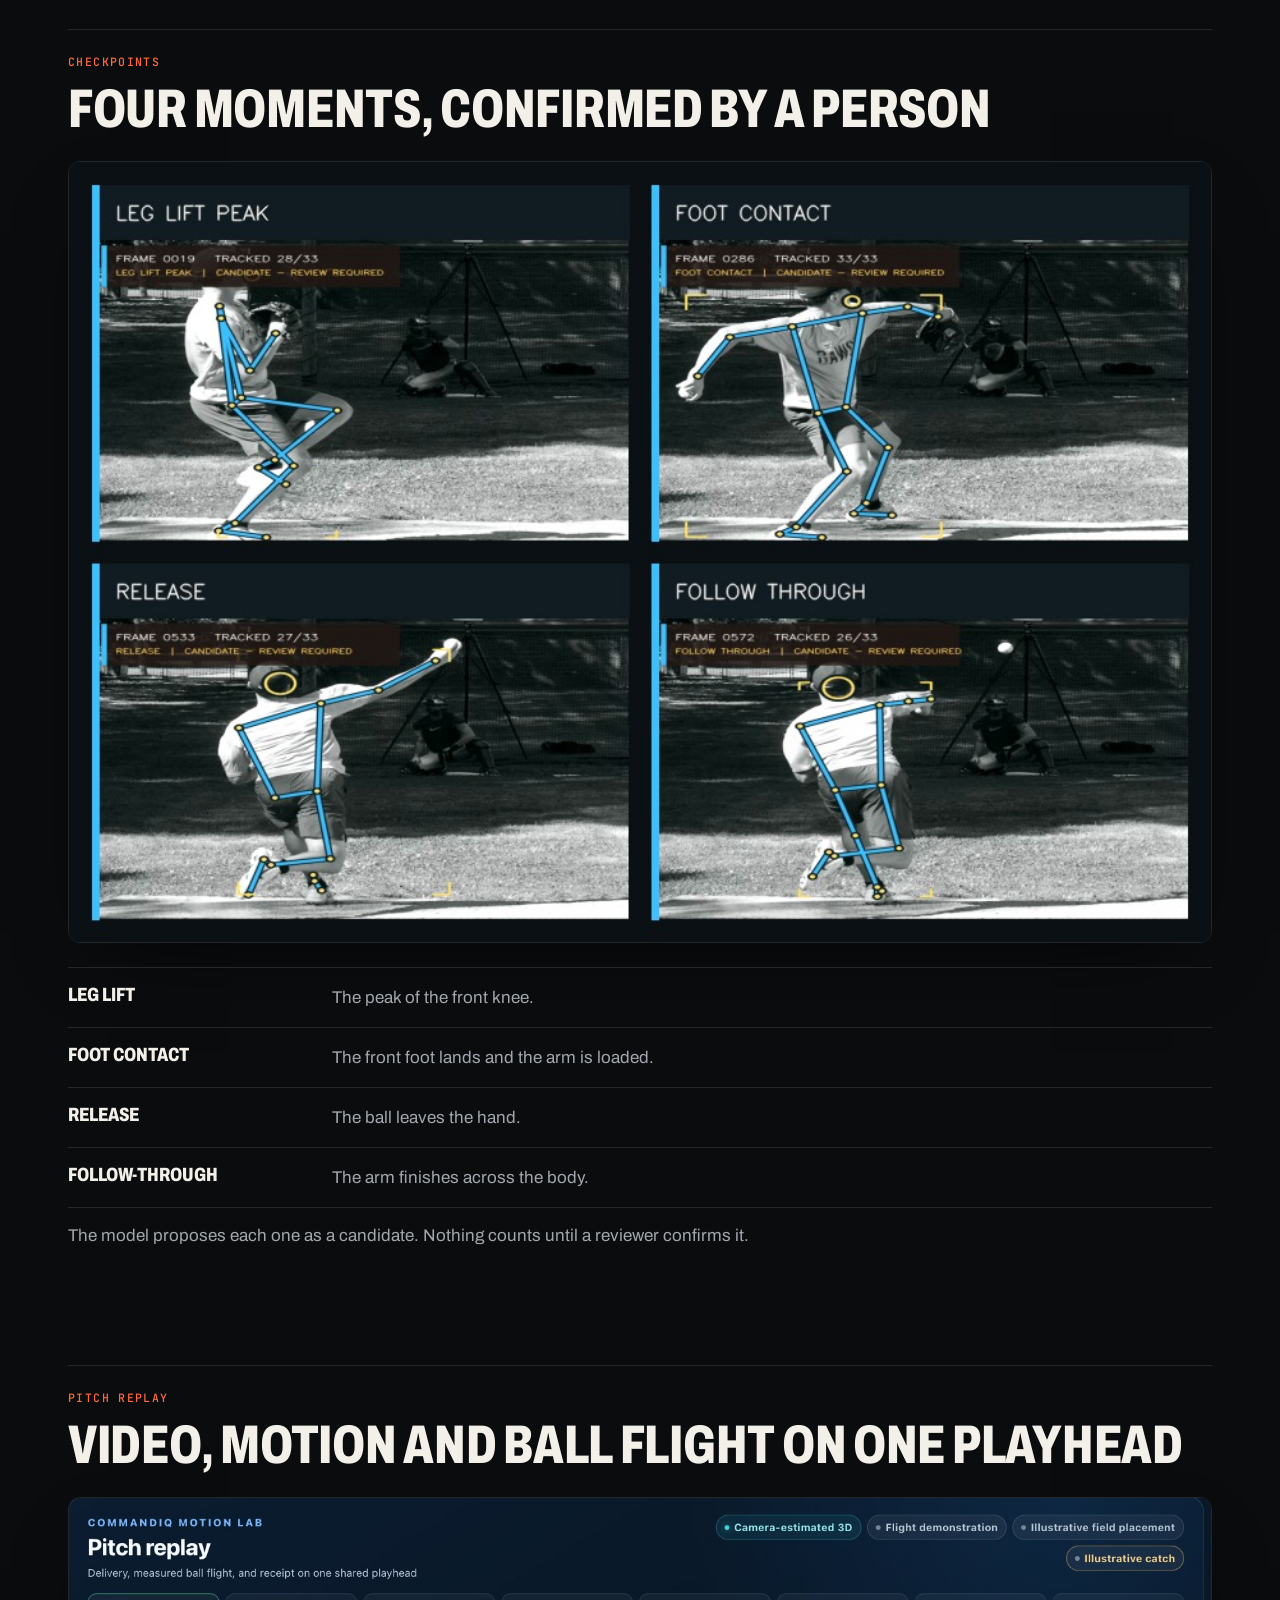
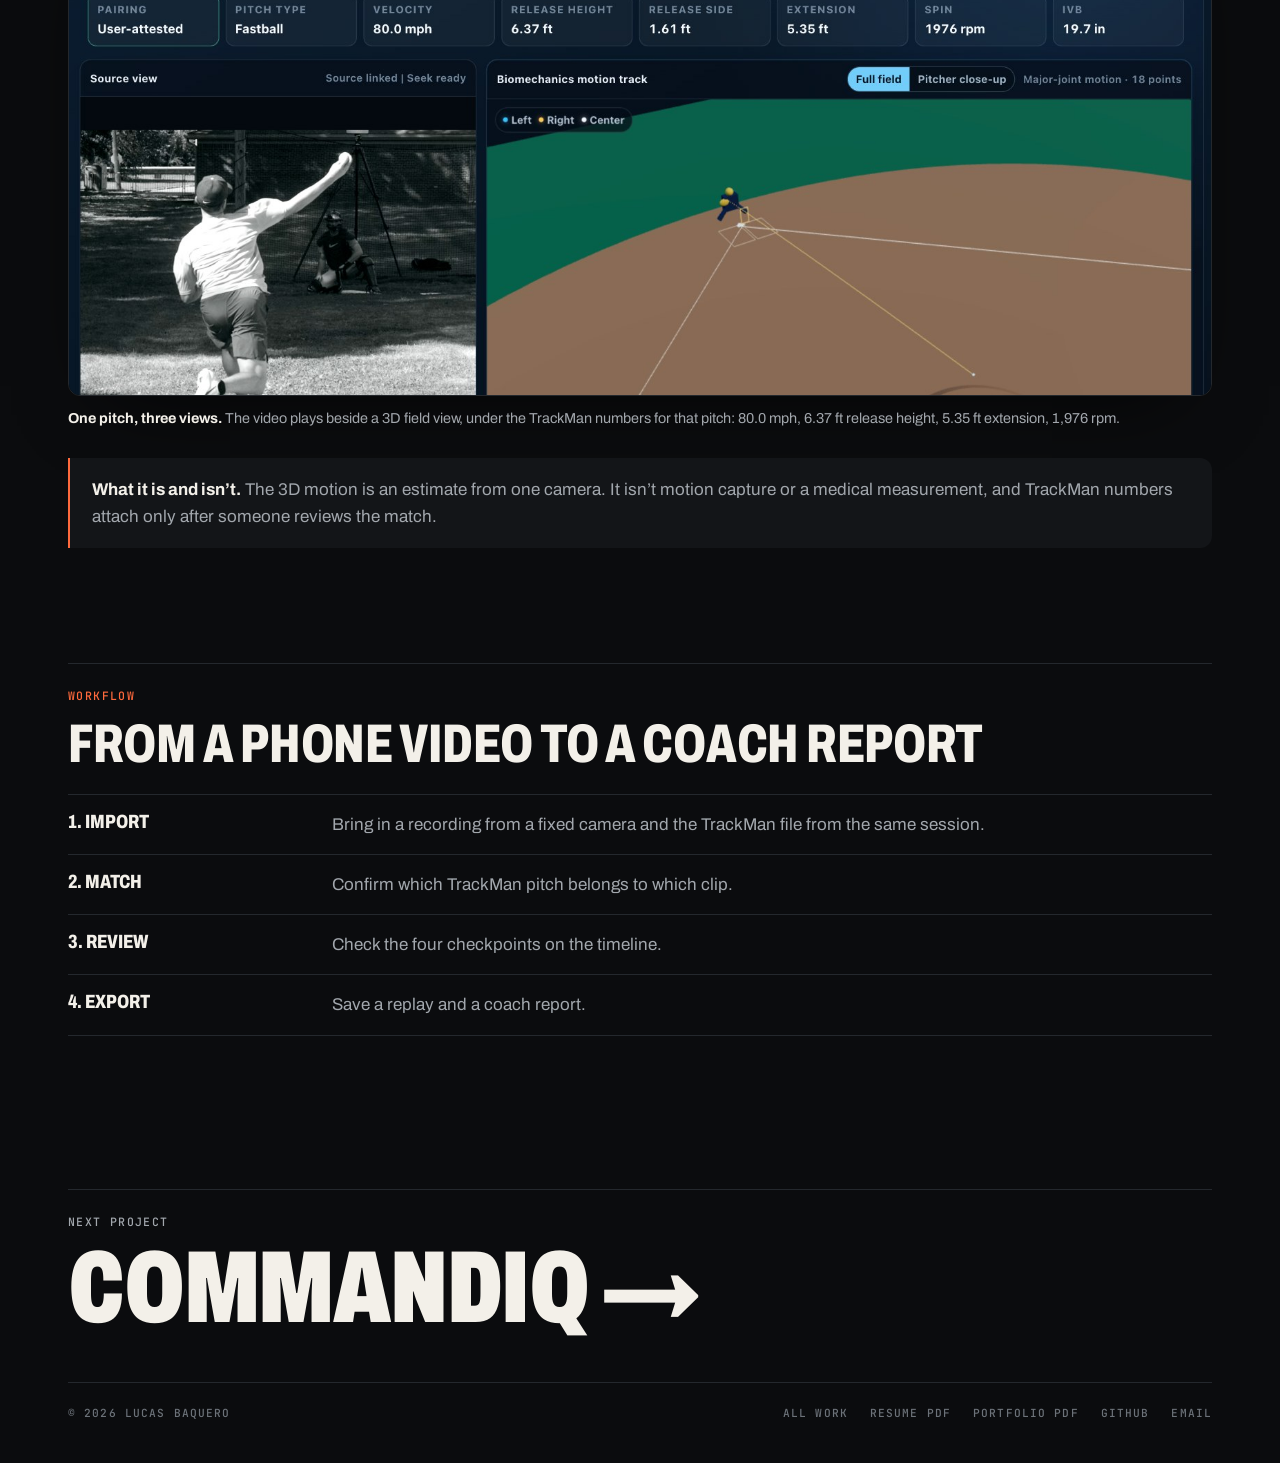
<file: motion-lab.html>
<!doctype html>
<html lang="en">
<head>
  <meta charset="utf-8">
  <meta name="viewport" content="width=device-width, initial-scale=1">
  <meta name="theme-color" content="#0b0c0e">
  <meta name="description" content="CommandIQ Motion Lab: one-camera pitcher joint tracking paired with TrackMan ball flight.">
  <meta property="og:title" content="CommandIQ Motion Lab | Lucas Baquero">
  <meta property="og:description" content="CommandIQ Motion Lab: one-camera pitcher joint tracking paired with TrackMan ball flight.">
  <meta property="og:type" content="article">
  <meta property="og:image" content="https://lbaquero33.github.io/motion-lab-joints.jpg">
  <meta name="twitter:card" content="summary_large_image">
  <title>CommandIQ Motion Lab | Lucas Baquero</title>
  <link rel="preconnect" href="https://fonts.googleapis.com">
  <link rel="preconnect" href="https://fonts.gstatic.com" crossorigin>
  <link href="https://fonts.googleapis.com/css2?family=Archivo:wdth,wght@62..125,100..900&family=JetBrains+Mono:wght@400;500;600;700&display=swap" rel="stylesheet">
  <link rel="stylesheet" href="styles.css">
</head>
<body>
  <main>
    <header class="site-header">
      <a class="nameplate" href="index.html">Lucas Baquero</a>
      <nav aria-label="Main navigation"><a href="index.html#work">Work</a><a href="index.html#experience">Experience</a><a href="index.html#contact">Contact</a></nav>
      <a class="resume-link" href="LucasBaqueroCV.pdf" download>Resume ↓</a>
    </header>

    <section class="case-hero">
      <a class="case-back" href="index.html#work">← All work</a>
      <p class="eyebrow">03 · Single-camera motion tracking</p>
      <h1>CommandIQ<br>Motion Lab</h1>
      <div class="tags"><span class="tag butler"><img src="logo-butler.png" alt="">Butler Baseball</span><span class="tag">Python · R · TrackMan</span></div>
      <p class="case-deck">Point one camera at a bullpen. Motion Lab tracks the pitcher’s joints through the delivery, builds a 3D estimate, and lines it up with the TrackMan data for the same pitch.</p>
    </section>
    <dl class="case-facts">
      <div><dt>Input</dt><dd>Video from one fixed camera, plus a TrackMan export</dd></div>
      <div><dt>Tracking</dt><dd>Up to 33 body points per frame</dd></div>
      <div><dt>Output</dt><dd>A replay you can scrub and a coach report</dd></div>
    </dl>

    <section class="content-section" id="gallery">
      <p class="eyebrow">Camera mapping</p>
      <h2>Arm, hips and feet, frame by frame</h2>
      <div class="split even top">
        <figure><div class="shot"><video src="motion-lab-tracking.mp4" poster="motion-lab-release.jpg" autoplay muted loop playsinline controls aria-label="Video of a pitcher's delivery with tracked joints drawn over him"></video></div><figcaption><b>The tracking, running.</b> Every frame of the delivery gets a skeleton: throwing arm, shoulders, hips, knees and feet.</figcaption></figure>
        <div class="copy">
          <p>The model draws a skeleton over the pitcher in every frame, following the throwing arm from the glove break through release.</p>
          <p>The counter in the corner shows how many of the 33 points it could see in that frame, so a reviewer knows when to trust it.</p>
        </div>
      </div>
    </section>

    <section class="content-section">
      <p class="eyebrow">Checkpoints</p>
      <h2>Four moments, confirmed by a person</h2>
      <figure><a class="shot" href="motion-lab-joints.jpg" target="_blank" rel="noopener"><img src="motion-lab-joints.jpg" alt="Four frames of a pitcher at leg lift, foot contact, release and follow-through with tracked joints drawn over him" loading="lazy"></a></figure>
      <ul class="detail-list">
        <li><strong>Leg lift</strong><span>The peak of the front knee.</span></li>
        <li><strong>Foot contact</strong><span>The front foot lands and the arm is loaded.</span></li>
        <li><strong>Release</strong><span>The ball leaves the hand.</span></li>
        <li><strong>Follow-through</strong><span>The arm finishes across the body.</span></li>
      </ul>
      <p class="section-copy">The model proposes each one as a candidate. Nothing counts until a reviewer confirms it.</p>
    </section>

    <section class="content-section">
      <p class="eyebrow">Pitch replay</p>
      <h2>Video, motion and ball flight on one playhead</h2>
      <figure><a class="shot" href="motion-lab-pitch-replay.jpg" target="_blank" rel="noopener"><img src="motion-lab-pitch-replay.jpg" alt="Pitch replay screen with source video beside a 3D field view and TrackMan numbers above" loading="lazy"></a><figcaption><b>One pitch, three views.</b> The video plays beside a 3D field view, under the TrackMan numbers for that pitch: 80.0 mph, 6.37 ft release height, 5.35 ft extension, 1,976 rpm.</figcaption></figure>
      <div class="project-note"><p><strong>What it is and isn’t.</strong> The 3D motion is an estimate from one camera. It isn’t motion capture or a medical measurement, and TrackMan numbers attach only after someone reviews the match.</p></div>
    </section>

    <section class="content-section">
      <p class="eyebrow">Workflow</p>
      <h2>From a phone video to a coach report</h2>
      <ul class="detail-list">
        <li><strong>1. Import</strong><span>Bring in a recording from a fixed camera and the TrackMan file from the same session.</span></li>
        <li><strong>2. Match</strong><span>Confirm which TrackMan pitch belongs to which clip.</span></li>
        <li><strong>3. Review</strong><span>Check the four checkpoints on the timeline.</span></li>
        <li><strong>4. Export</strong><span>Save a replay and a coach report.</span></li>
      </ul>
    </section>

    <section class="case-next"><a href="commandiq.html">Next project <span>CommandIQ →</span></a></section>
    <footer><p>© 2026 Lucas Baquero</p><div><a href="index.html#work">All work</a><a href="LucasBaqueroCV.pdf" download>Resume PDF</a><a href="LucasBaqueroPO.pdf" download>Portfolio PDF</a><a href="https://github.com/LBaquero33">GitHub</a><a href="mailto:Lucas.Baquero1@marist.edu">Email</a></div></footer>
  </main>
  <script src="site.js"></script>
</body>
</html>
</file>
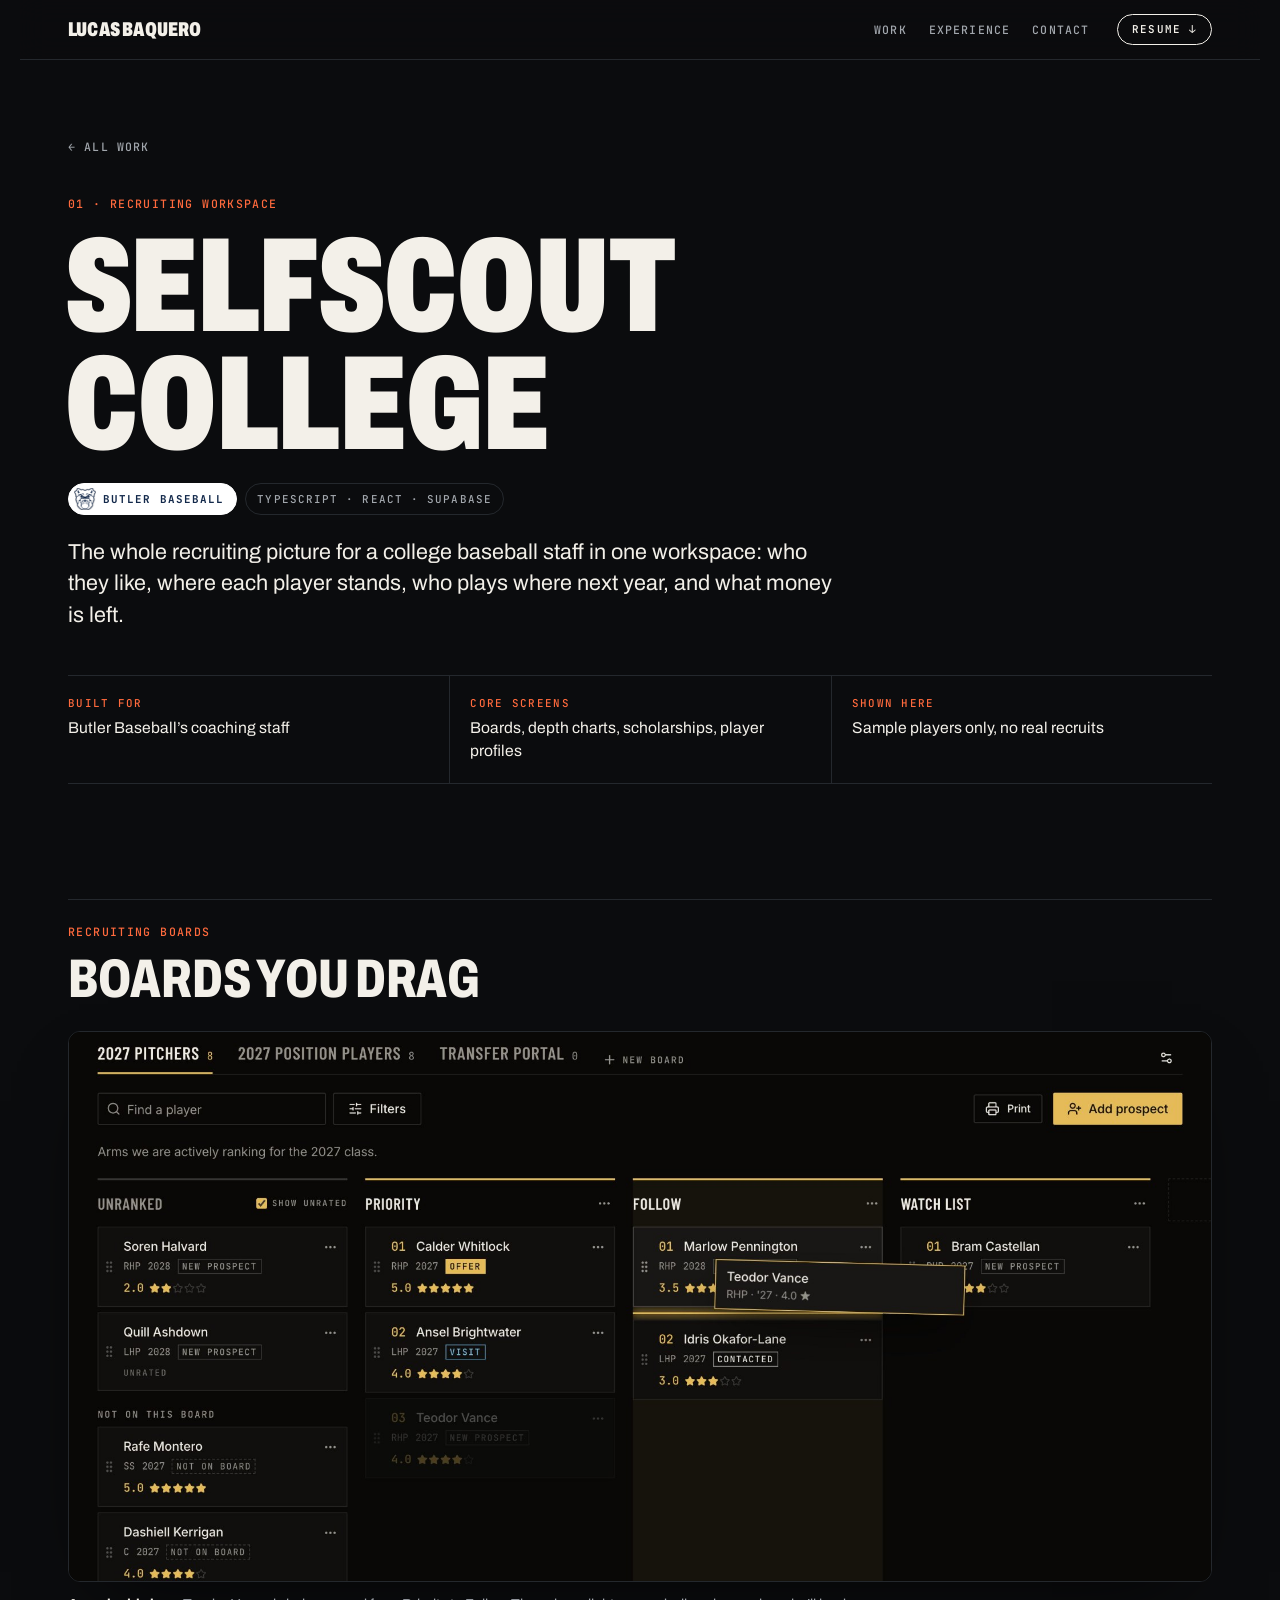
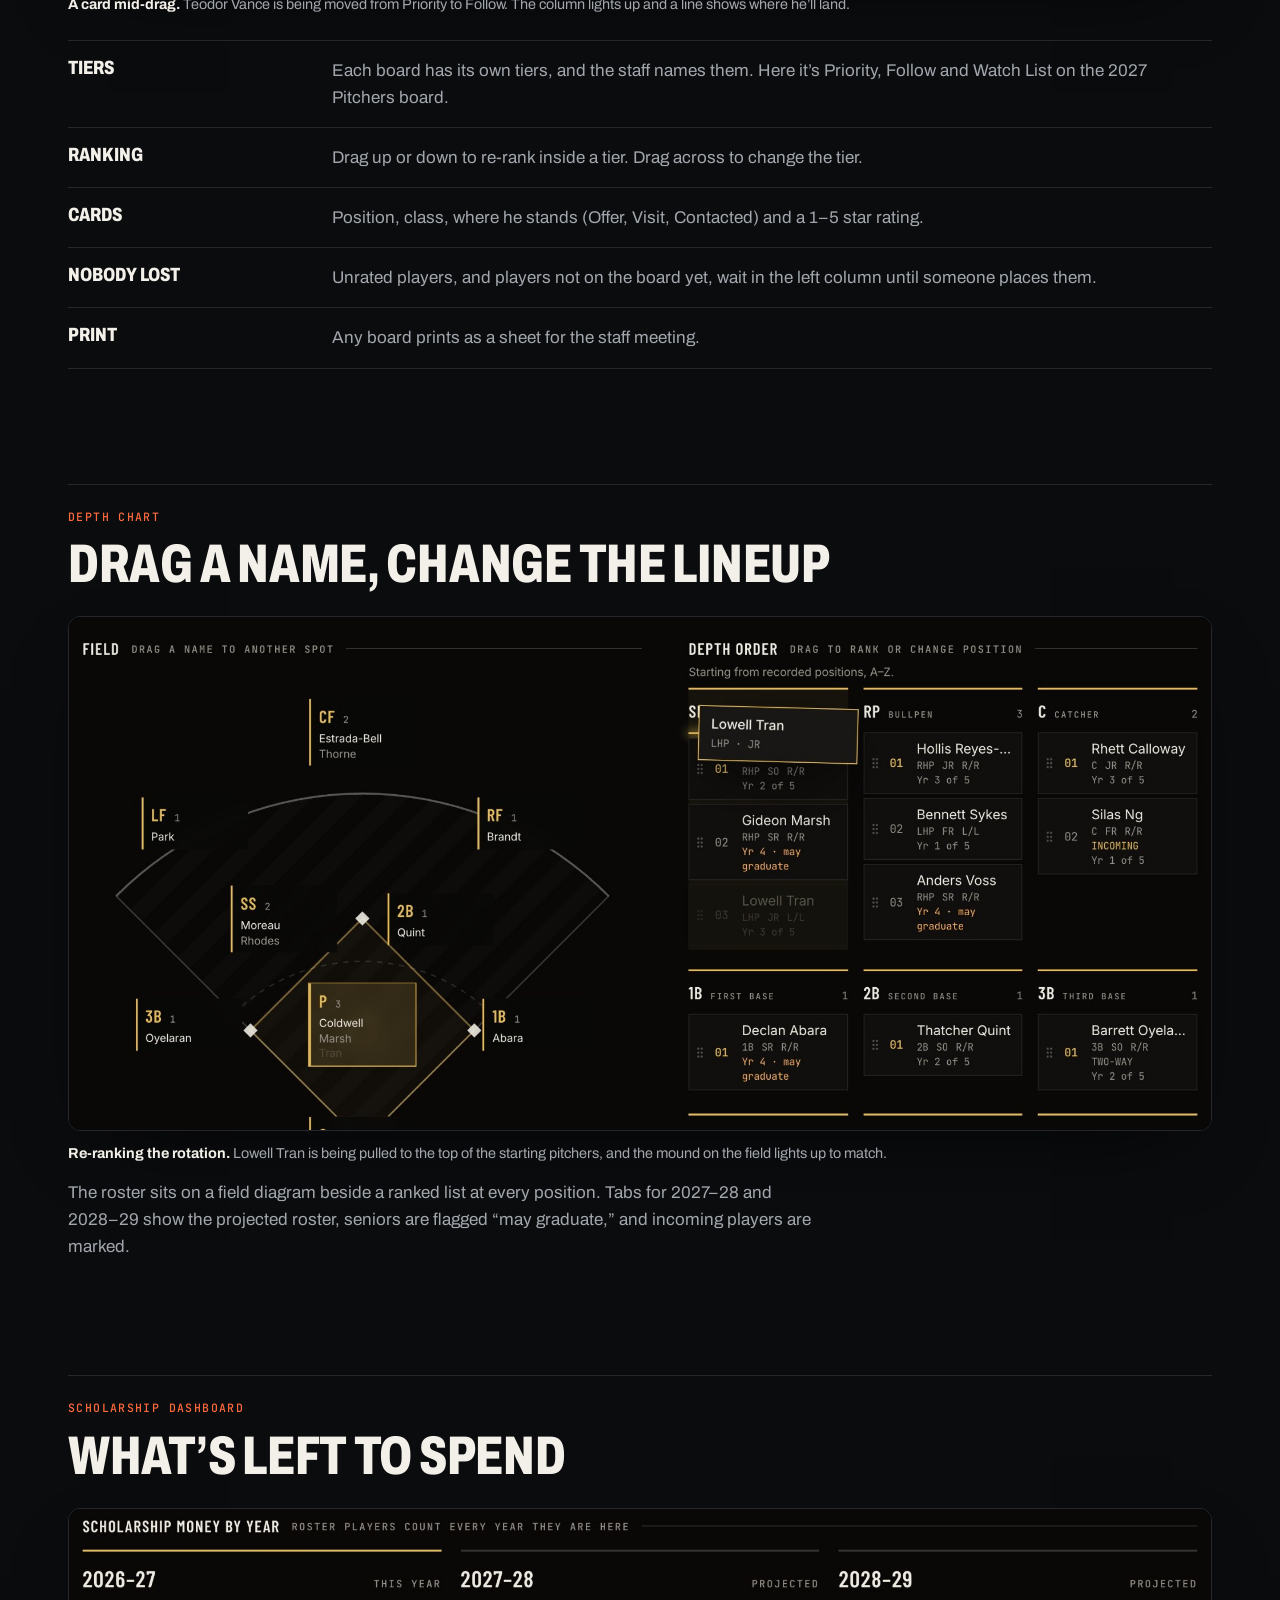
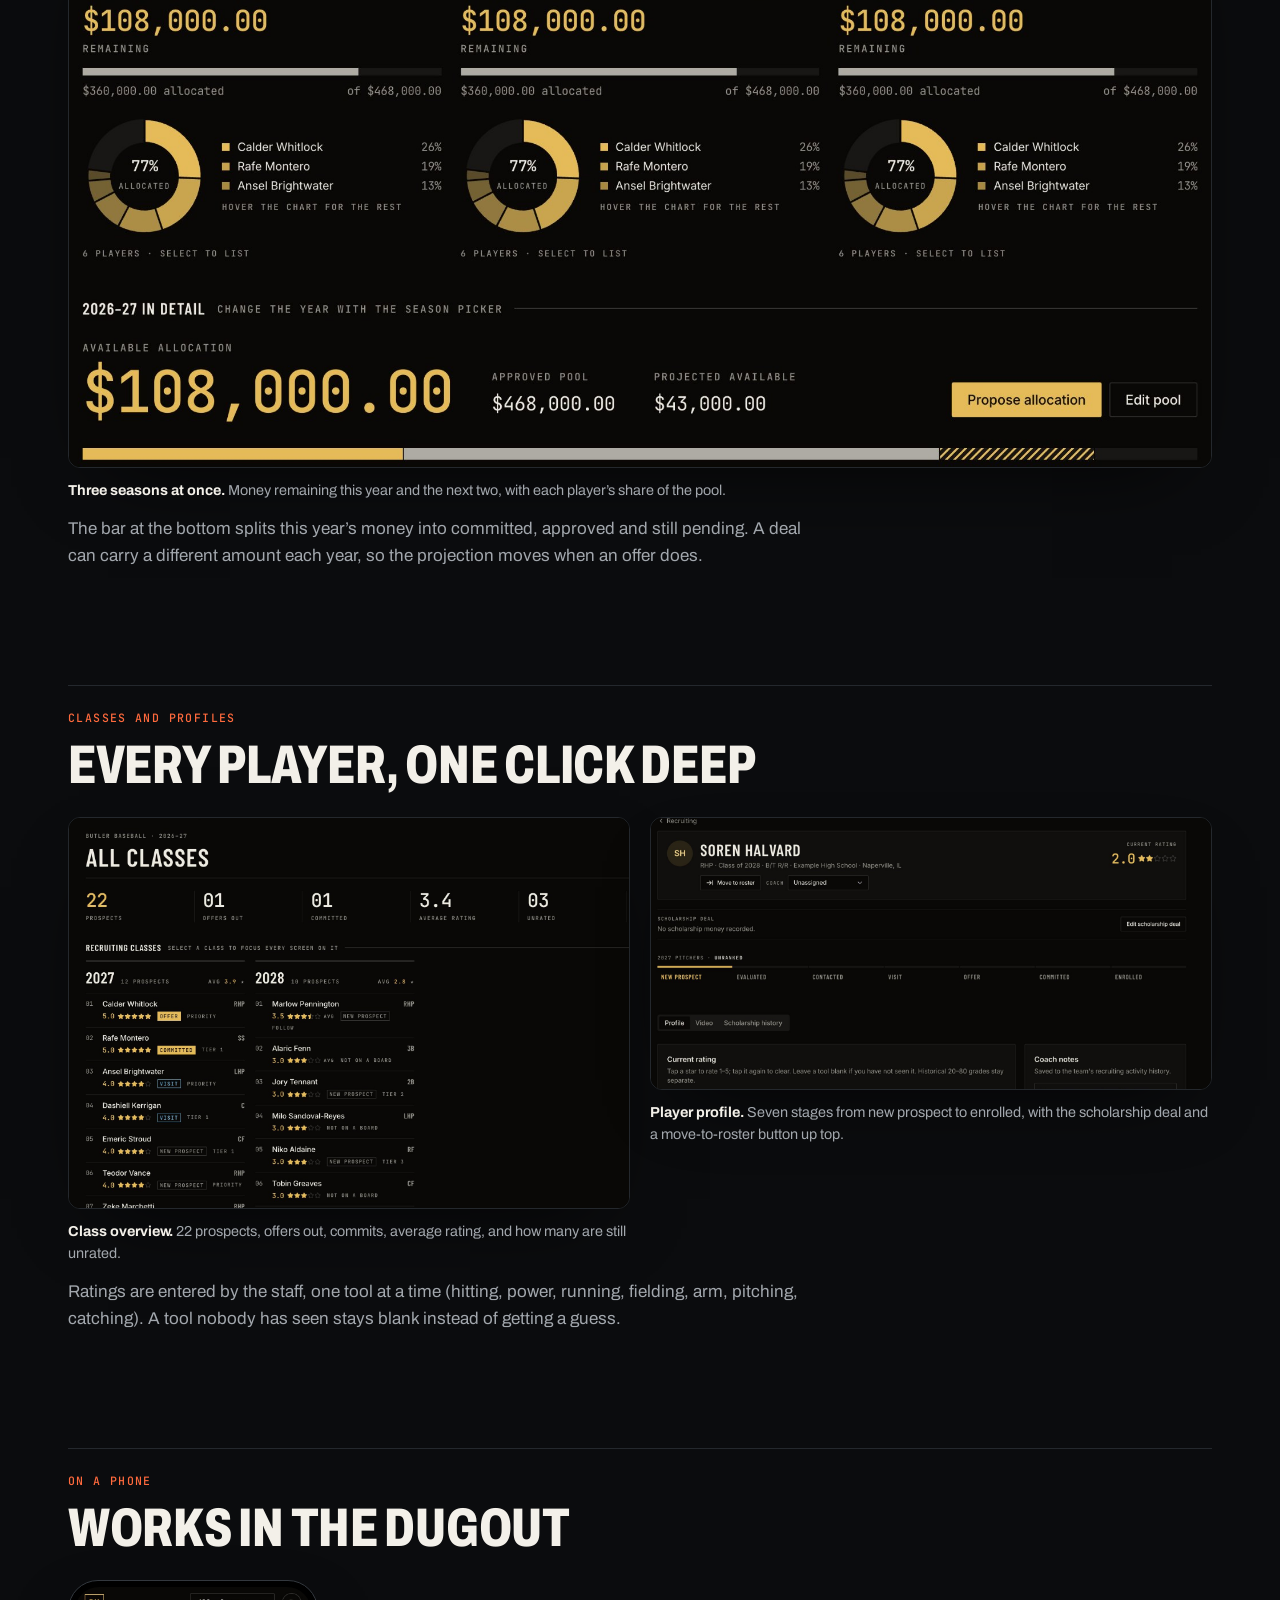
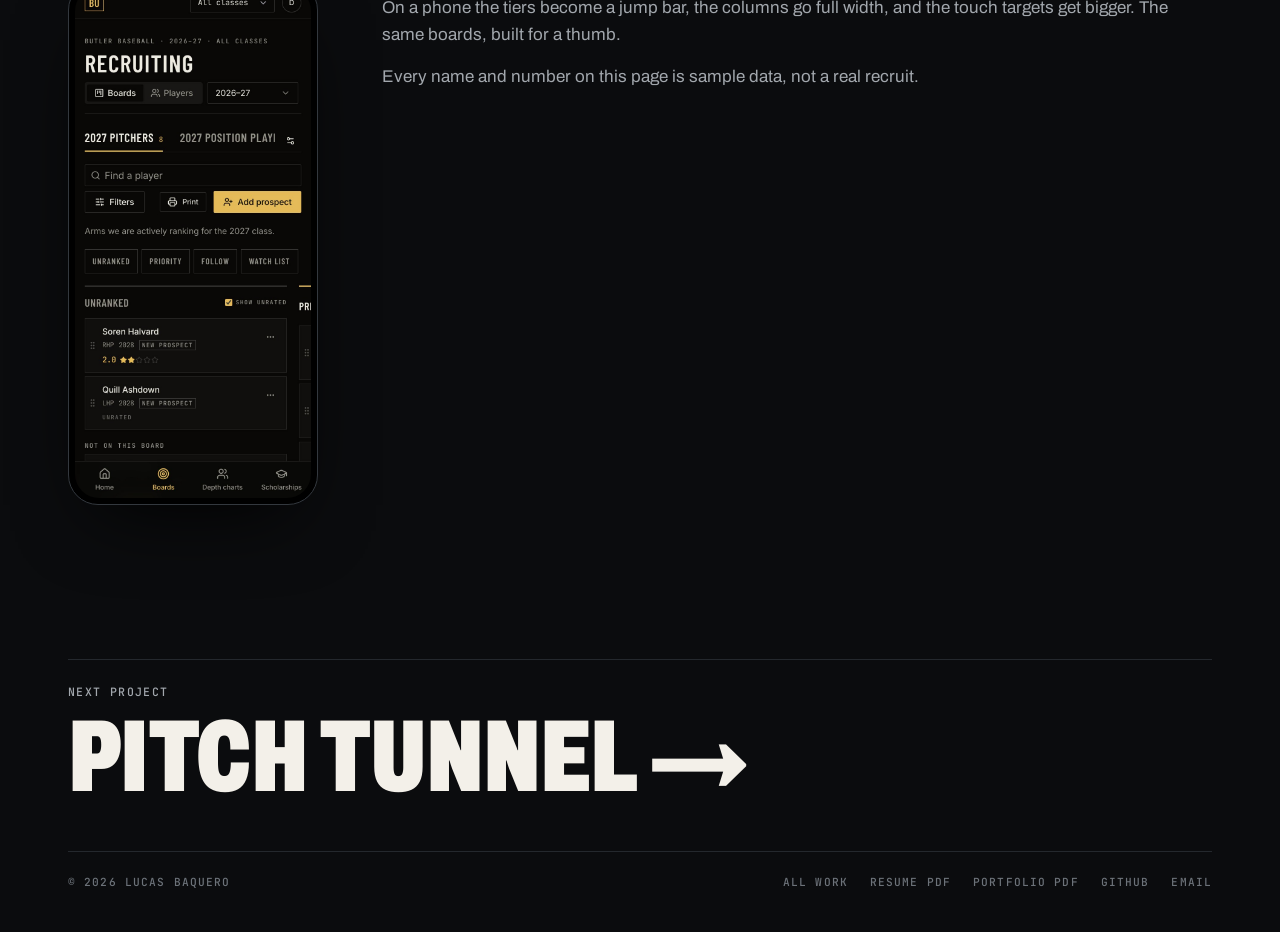
<file: selfscout-college.html>
<!doctype html>
<html lang="en">
<head>
  <meta charset="utf-8">
  <meta name="viewport" content="width=device-width, initial-scale=1">
  <meta name="theme-color" content="#0b0c0e">
  <meta name="description" content="SelfScout College: drag-and-drop recruiting boards, depth charts and a scholarship dashboard for a college baseball staff.">
  <meta property="og:title" content="SelfScout College | Lucas Baquero">
  <meta property="og:description" content="SelfScout College: drag-and-drop recruiting boards, depth charts and a scholarship dashboard for a college baseball staff.">
  <meta property="og:type" content="article">
  <meta property="og:image" content="https://lbaquero33.github.io/selfscout-boards.jpg">
  <meta name="twitter:card" content="summary_large_image">
  <title>SelfScout College | Lucas Baquero</title>
  <link rel="preconnect" href="https://fonts.googleapis.com">
  <link rel="preconnect" href="https://fonts.gstatic.com" crossorigin>
  <link href="https://fonts.googleapis.com/css2?family=Archivo:wdth,wght@62..125,100..900&family=JetBrains+Mono:wght@400;500;600;700&display=swap" rel="stylesheet">
  <link rel="stylesheet" href="styles.css">
</head>
<body>
  <main>
    <header class="site-header">
      <a class="nameplate" href="index.html">Lucas Baquero</a>
      <nav aria-label="Main navigation"><a href="index.html#work">Work</a><a href="index.html#experience">Experience</a><a href="index.html#contact">Contact</a></nav>
      <a class="resume-link" href="LucasBaqueroCV.pdf" download>Resume ↓</a>
    </header>

    <section class="case-hero">
      <a class="case-back" href="index.html#work">← All work</a>
      <p class="eyebrow">01 · Recruiting workspace</p>
      <h1>SelfScout<br>College</h1>
      <div class="tags"><span class="tag butler"><img src="logo-butler.png" alt="">Butler Baseball</span><span class="tag">TypeScript · React · Supabase</span></div>
      <p class="case-deck">The whole recruiting picture for a college baseball staff in one workspace: who they like, where each player stands, who plays where next year, and what money is left.</p>
    </section>
    <dl class="case-facts">
      <div><dt>Built for</dt><dd>Butler Baseball’s coaching staff</dd></div>
      <div><dt>Core screens</dt><dd>Boards, depth charts, scholarships, player profiles</dd></div>
      <div><dt>Shown here</dt><dd>Sample players only, no real recruits</dd></div>
    </dl>

    <section class="content-section" id="gallery">
      <p class="eyebrow">Recruiting boards</p>
      <h2>Boards you drag</h2>
      <figure><a class="shot" href="selfscout-boards.jpg" target="_blank" rel="noopener"><img src="selfscout-boards.jpg" alt="2027 Pitchers board with Unranked, Priority, Follow and Watch List columns and one card being dragged" loading="lazy"></a><figcaption><b>A card mid-drag.</b> Teodor Vance is being moved from Priority to Follow. The column lights up and a line shows where he’ll land.</figcaption></figure>
      <ul class="detail-list">
        <li><strong>Tiers</strong><span>Each board has its own tiers, and the staff names them. Here it’s Priority, Follow and Watch List on the 2027 Pitchers board.</span></li>
        <li><strong>Ranking</strong><span>Drag up or down to re-rank inside a tier. Drag across to change the tier.</span></li>
        <li><strong>Cards</strong><span>Position, class, where he stands (Offer, Visit, Contacted) and a 1–5 star rating.</span></li>
        <li><strong>Nobody lost</strong><span>Unrated players, and players not on the board yet, wait in the left column until someone places them.</span></li>
        <li><strong>Print</strong><span>Any board prints as a sheet for the staff meeting.</span></li>
      </ul>
    </section>

    <section class="content-section">
      <p class="eyebrow">Depth chart</p>
      <h2>Drag a name, change the lineup</h2>
      <figure><a class="shot" href="selfscout-depth.jpg" target="_blank" rel="noopener"><img src="selfscout-depth.jpg" alt="Depth chart with a field diagram and a pitcher card being dragged to the top of the starting pitchers" loading="lazy"></a><figcaption><b>Re-ranking the rotation.</b> Lowell Tran is being pulled to the top of the starting pitchers, and the mound on the field lights up to match.</figcaption></figure>
      <p class="section-copy">The roster sits on a field diagram beside a ranked list at every position. Tabs for 2027–28 and 2028–29 show the projected roster, seniors are flagged “may graduate,” and incoming players are marked.</p>
    </section>

    <section class="content-section">
      <p class="eyebrow">Scholarship dashboard</p>
      <h2>What’s left to spend</h2>
      <figure><a class="shot" href="selfscout-scholarships.jpg" target="_blank" rel="noopener"><img src="selfscout-scholarships.jpg" alt="Scholarship dashboard showing money remaining for three seasons and each player’s share" loading="lazy"></a><figcaption><b>Three seasons at once.</b> Money remaining this year and the next two, with each player’s share of the pool.</figcaption></figure>
      <p class="section-copy">The bar at the bottom splits this year’s money into committed, approved and still pending. A deal can carry a different amount each year, so the projection moves when an offer does.</p>
    </section>

    <section class="content-section">
      <p class="eyebrow">Classes and profiles</p>
      <h2>Every player, one click deep</h2>
      <div class="duo">
        <figure><a class="shot" href="selfscout-classes.jpg" target="_blank" rel="noopener"><img src="selfscout-classes.jpg" alt="Class overview listing 2027 and 2028 prospects with ratings and status" loading="lazy"></a><figcaption><b>Class overview.</b> 22 prospects, offers out, commits, average rating, and how many are still unrated.</figcaption></figure>
        <figure><a class="shot" href="selfscout-profile.jpg" target="_blank" rel="noopener"><img src="selfscout-profile.jpg" alt="Player profile with a seven-stage recruiting pipeline" loading="lazy"></a><figcaption><b>Player profile.</b> Seven stages from new prospect to enrolled, with the scholarship deal and a move-to-roster button up top.</figcaption></figure>
      </div>
      <p class="section-copy">Ratings are entered by the staff, one tool at a time (hitting, power, running, fielding, arm, pitching, catching). A tool nobody has seen stays blank instead of getting a guess.</p>
    </section>

    <section class="content-section">
      <p class="eyebrow">On a phone</p>
      <h2>Works in the dugout</h2>
      <div class="split top" style="grid-template-columns:auto minmax(0,1fr)">
        <div class="phone"><img src="selfscout-phone.jpg" alt="Recruiting board on a phone with tier jump buttons" loading="lazy"></div>
        <div class="copy"><p>On a phone the tiers become a jump bar, the columns go full width, and the touch targets get bigger. The same boards, built for a thumb.</p><p>Every name and number on this page is sample data, not a real recruit.</p></div>
      </div>
    </section>

    <section class="case-next"><a href="butler-pitch-tunnel.html">Next project <span>Pitch Tunnel →</span></a></section>
    <footer><p>© 2026 Lucas Baquero</p><div><a href="index.html#work">All work</a><a href="LucasBaqueroCV.pdf" download>Resume PDF</a><a href="LucasBaqueroPO.pdf" download>Portfolio PDF</a><a href="https://github.com/LBaquero33">GitHub</a><a href="mailto:Lucas.Baquero1@marist.edu">Email</a></div></footer>
  </main>
  <script src="site.js"></script>
</body>
</html>
</file>
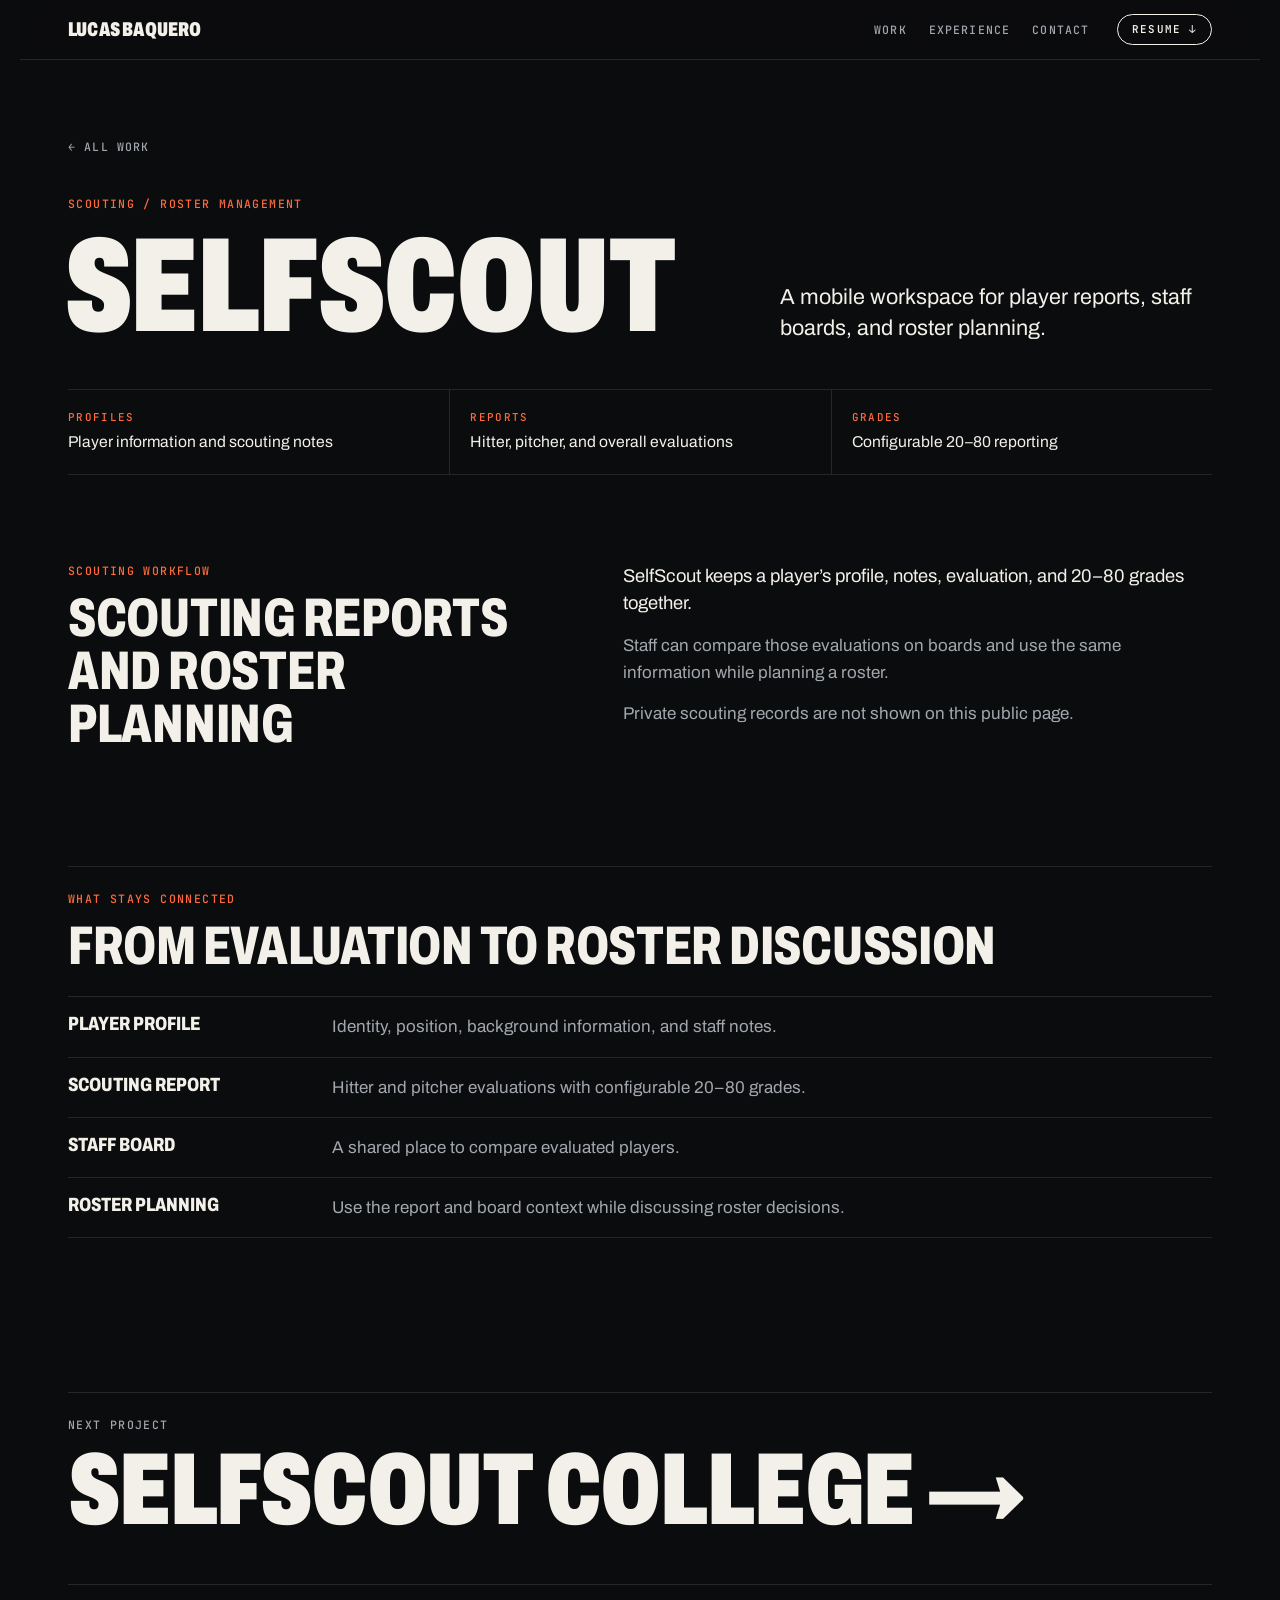
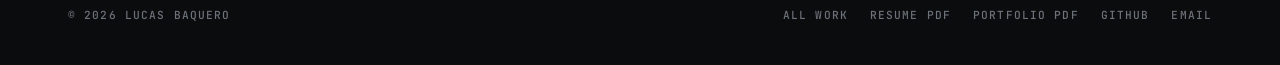
<file: selfscout.html>
<!doctype html>
<html lang="en">
<head>
  <meta charset="utf-8">
  <meta name="viewport" content="width=device-width, initial-scale=1">
  <meta name="description" content="SelfScout, Lucas Baquero's scouting and roster-management application.">
  <meta property="og:title" content="SelfScout | Lucas Baquero">
  <meta property="og:description" content="Player profiles, scouting reports, boards, and roster planning in one mobile workspace.">
  <meta property="og:type" content="article">
  <meta name="twitter:card" content="summary_large_image">
  <title>SelfScout | Lucas Baquero</title>
  <link rel="preconnect" href="https://fonts.googleapis.com">
  <link rel="preconnect" href="https://fonts.gstatic.com" crossorigin>
  <link href="https://fonts.googleapis.com/css2?family=Archivo:wdth,wght@62..125,100..900&family=JetBrains+Mono:wght@400;500;600;700&display=swap" rel="stylesheet">
  <link rel="stylesheet" href="styles.css">
</head>
<body>
  <main>
    <header class="site-header">
      <a class="nameplate" href="index.html">Lucas Baquero</a>
      <nav aria-label="Main navigation"><a href="index.html#work">Work</a><a href="index.html#experience">Experience</a><a href="index.html#contact">Contact</a></nav>
      <a class="resume-link" href="LucasBaqueroCV.pdf" download>Resume ↓</a>
    </header>

    <section class="case-hero">
      <div class="case-shell">
        <a class="case-back" href="index.html#work">← All work</a>
        <div class="case-hero-grid">
          <div><p class="eyebrow">Scouting / roster management</p><h1>SelfScout</h1></div>
          <p class="case-deck">A mobile workspace for player reports, staff boards, and roster planning.</p>
        </div>
      </div>
    </section>

    <dl class="case-facts">
      <div><dt>Profiles</dt><dd>Player information and scouting notes</dd></div>
      <div><dt>Reports</dt><dd>Hitter, pitcher, and overall evaluations</dd></div>
      <div><dt>Grades</dt><dd>Configurable 20–80 reporting</dd></div>
    </dl>

    <div class="case-body">
      <section class="case-intro">
        <div><p class="eyebrow">Scouting workflow</p><h2>Scouting reports and roster planning</h2></div>
        <div class="case-copy">
          <p>SelfScout keeps a player’s profile, notes, evaluation, and 20–80 grades together.</p>
          <p>Staff can compare those evaluations on boards and use the same information while planning a roster.</p>
          <p>Private scouting records are not shown on this public page.</p>
        </div>
      </section>

      <section class="content-section">
        <p class="eyebrow">What stays connected</p>
        <h2>From evaluation to roster discussion</h2>
        <ul class="detail-list">
          <li><strong>Player profile</strong><span>Identity, position, background information, and staff notes.</span></li>
          <li><strong>Scouting report</strong><span>Hitter and pitcher evaluations with configurable 20–80 grades.</span></li>
          <li><strong>Staff board</strong><span>A shared place to compare evaluated players.</span></li>
          <li><strong>Roster planning</strong><span>Use the report and board context while discussing roster decisions.</span></li>
        </ul>
      </section>
    </div>

    <section class="case-next"><a href="selfscout-college.html">Next project <span>SelfScout College →</span></a></section>
    <footer><p>© 2026 Lucas Baquero</p><div><a href="index.html#work">All work</a><a href="LucasBaqueroCV.pdf" download>Resume PDF</a><a href="LucasBaqueroPO.pdf" download>Portfolio PDF</a><a href="https://github.com/LBaquero33">GitHub</a><a href="mailto:Lucas.Baquero1@marist.edu">Email</a></div></footer>
  </main>
</body>
</html>
</file>
<file: styles.css>
:root {
  --bg: #0b0c0e;
  --panel: #131518;
  --line: #24282d;
  --text: #f3f0e9;
  --dim: #a2a7ad;
  --faint: #6c7279;
  --hot: #ff6a3d;
  --butler: #13294b;
  --display: "Archivo", "Arial Narrow", sans-serif;
  --mono: "JetBrains Mono", ui-monospace, "SF Mono", Menlo, monospace;
}

* { box-sizing: border-box; }
html { scroll-behavior: smooth; scroll-padding-top: 76px; background: var(--bg); }
body {
  margin: 0;
  background: var(--bg);
  color: var(--text);
  font: 400 17px/1.6 "Archivo", ui-sans-serif, -apple-system, "Segoe UI", Arial, sans-serif;
  -webkit-font-smoothing: antialiased;
}
main { max-width: 1240px; margin: 0 auto; padding: 0 clamp(20px, 4.5vw, 48px); }
a { color: inherit; text-decoration: none; }
img, video { display: block; max-width: 100%; }
button { font: inherit; }
figure { margin: 0; }
h1, h2, h3, h4, p, dl, dd, ul, ol { margin: 0; }
ul, ol { padding: 0; list-style: none; }
::selection { background: var(--hot); color: #0b0c0e; }
:focus-visible { outline: 2px solid var(--hot); outline-offset: 3px; }

/* ---------- shared pieces ---------- */
.mono, .eyebrow, .project-type, .label {
  font: 500 .72rem/1.4 var(--mono);
  letter-spacing: .12em;
  text-transform: uppercase;
  color: var(--dim);
}
.display {
  font-family: var(--display);
  font-weight: 900;
  font-stretch: 68%;
  text-transform: uppercase;
  letter-spacing: -.012em;
  line-height: .88;
}
.quiet { color: var(--dim); }
.hot { color: var(--hot); }

.tags { display: flex; flex-wrap: wrap; gap: 8px; }
.tag {
  display: inline-flex;
  align-items: center;
  gap: 7px;
  padding: 5px 11px;
  border: 1px solid var(--line);
  border-radius: 999px;
  font: 500 .68rem/1 var(--mono);
  letter-spacing: .1em;
  text-transform: uppercase;
  color: var(--dim);
  white-space: nowrap;
}
.tag img { width: 18px; height: 18px; object-fit: contain; }
.tag.butler { padding: 4px 12px 4px 5px; border-color: #fff; background: #fff; color: var(--butler); font-weight: 700; }
.tag.butler img { width: 22px; height: 22px; }
.tag.org { padding: 4px 12px 4px 5px; color: var(--text); }
.tag.org img { width: 22px; height: 22px; padding: 2px; border-radius: 50%; background: #fff; }

.btn {
  display: inline-flex;
  align-items: center;
  gap: 10px;
  padding: 12px 18px;
  border: 1px solid var(--text);
  border-radius: 999px;
  font: 600 .72rem/1 var(--mono);
  letter-spacing: .1em;
  text-transform: uppercase;
  transition: background .15s, color .15s, border-color .15s;
}
.btn:hover, .btn.solid { background: var(--text); color: var(--bg); }
.btn.solid:hover { background: var(--hot); border-color: var(--hot); }
.btn-row { display: flex; flex-wrap: wrap; gap: 10px; }

.shot { display: block; border: 1px solid var(--line); border-radius: 12px; overflow: hidden; background: #000; box-shadow: 0 30px 80px -40px rgba(0, 0, 0, .9); }
.shot img, .shot video { width: 100%; }
.paper { display: block; border-radius: 12px; overflow: hidden; background: #fff; padding: clamp(10px, 1.6vw, 20px); }
.paper img { width: 100%; }
.phone { max-width: 250px; border: 1px solid #33383e; border-radius: 30px; overflow: hidden; background: #000; padding: 6px; box-shadow: 0 30px 80px -30px #000; }
.phone img { width: 100%; border-radius: 24px; }
figcaption { margin-top: 12px; color: var(--dim); font-size: .9rem; line-height: 1.5; }
figcaption b { color: var(--text); font-weight: 700; }

/* ---------- header / footer ---------- */
.site-header {
  position: sticky;
  top: 0;
  z-index: 20;
  margin: 0 calc(-1 * clamp(20px, 4.5vw, 48px));
  padding: 14px clamp(20px, 4.5vw, 48px);
  display: flex;
  align-items: center;
  gap: 10px 28px;
  background: rgba(11, 12, 14, .82);
  backdrop-filter: blur(14px);
  -webkit-backdrop-filter: blur(14px);
  border-bottom: 1px solid var(--line);
}
.nameplate { font: 900 1.25rem/1 var(--display); font-stretch: 68%; text-transform: uppercase; letter-spacing: .01em; }
.site-header nav { display: flex; gap: 22px; margin-left: auto; }
.site-header nav a { font: 500 .72rem/1 var(--mono); letter-spacing: .1em; text-transform: uppercase; color: var(--dim); }
.site-header nav a:hover { color: var(--text); }
.resume-link { padding: 9px 14px; border: 1px solid var(--text); border-radius: 999px; font: 600 .68rem/1 var(--mono); letter-spacing: .1em; text-transform: uppercase; }
.resume-link:hover { background: var(--text); color: var(--bg); }

.contact-block { margin-top: clamp(80px, 12vw, 160px); padding-top: 28px; border-top: 1px solid var(--line); }
.contact-block a.big { display: block; margin-top: 14px; font-size: clamp(1.9rem, 6.6vw, 5.4rem); overflow-wrap: anywhere; }
.contact-block a.big:hover { color: var(--hot); }
footer { margin-top: 48px; padding: 22px 0 40px; display: flex; flex-wrap: wrap; justify-content: space-between; gap: 10px 24px; border-top: 1px solid var(--line); font: 500 .7rem/1.6 var(--mono); letter-spacing: .1em; text-transform: uppercase; color: var(--faint); }
footer div { display: flex; flex-wrap: wrap; gap: 6px 22px; }
footer a:hover { color: var(--text); }

/* ---------- home: hero ---------- */
.hero { padding: clamp(40px, 7vw, 88px) 0 0; }
.hero .kicker { display: flex; flex-wrap: wrap; align-items: center; gap: 10px 14px; margin-bottom: clamp(18px, 3vw, 30px); }
.hero h1 { font-size: clamp(4.2rem, 17.2vw, 15rem); margin-left: -.035em; }
.hero h1 span { display: block; }
.hero h1 span + span { color: transparent; -webkit-text-stroke: 1.5px var(--text); }
.hero-foot { margin-top: clamp(26px, 4vw, 46px); display: grid; grid-template-columns: minmax(0, 1.25fr) minmax(0, 1fr); gap: 28px clamp(32px, 6vw, 96px); align-items: end; }
.hero-lede { font-size: clamp(1.3rem, 2.5vw, 2rem); line-height: 1.28; letter-spacing: -.01em; max-width: 20em; }
.hero-lede em { font-style: normal; color: var(--hot); }
.hero-me { display: grid; grid-template-columns: 84px 1fr; gap: 18px; align-items: center; }
.hero-me img { width: 84px; height: 84px; border-radius: 50%; object-fit: cover; object-position: 50% 14%; }
.hero-me p { color: var(--dim); font-size: .95rem; line-height: 1.5; }
.hero-me p a { color: var(--text); border-bottom: 1px solid var(--faint); }
.hero-me p a:hover { border-color: var(--hot); color: var(--hot); }

/* ---------- home: index ---------- */
.index { margin-top: clamp(56px, 8vw, 104px); border-top: 1px solid var(--line); }
.index a { display: grid; grid-template-columns: 3.2rem minmax(0, 1.1fr) minmax(0, 1.3fr) auto; align-items: center; gap: 6px 20px; padding: 15px 0; border-bottom: 1px solid var(--line); transition: padding .18s, background .18s; }
.index a:hover { padding-left: 12px; padding-right: 12px; background: var(--panel); }
.index .n { font: 500 .72rem/1 var(--mono); color: var(--hot); letter-spacing: .1em; }
.index h3 { font: 800 clamp(1.25rem, 2.4vw, 1.9rem)/1.05 var(--display); font-stretch: 72%; text-transform: uppercase; display: flex; flex-wrap: wrap; align-items: center; gap: 8px 12px; }
.index p { color: var(--dim); font-size: .95rem; line-height: 1.4; }
.index .arrow { font: 500 1rem/1 var(--mono); color: var(--faint); }
.index a:hover .arrow { color: var(--hot); }

/* ---------- home: project chapters ---------- */
.proj { margin-top: clamp(96px, 14vw, 190px); }
.proj-head { display: grid; grid-template-columns: minmax(0, 1.5fr) minmax(0, 1fr); gap: 22px clamp(28px, 5vw, 80px); align-items: end; padding-bottom: clamp(26px, 4vw, 44px); }
.proj-head .n { display: flex; align-items: center; gap: 14px; margin-bottom: 16px; font: 500 .75rem/1 var(--mono); letter-spacing: .12em; color: var(--hot); }
.proj-head .n::after { content: ""; flex: 0 0 56px; height: 1px; background: var(--hot); }
.proj-head h2 { font-size: clamp(3rem, 9vw, 7.6rem); margin-left: -.03em; }
.proj-head .tags { margin-top: 18px; }
.proj-head .deck { font-size: clamp(1.08rem, 1.6vw, 1.3rem); line-height: 1.45; color: var(--text); }
.proj-head .deck + .btn-row { margin-top: 20px; }

.split { margin-top: clamp(40px, 6vw, 84px); display: grid; grid-template-columns: minmax(0, 1.55fr) minmax(0, 1fr); gap: 24px clamp(28px, 5vw, 72px); align-items: center; }
.split.flip { grid-template-columns: minmax(0, 1fr) minmax(0, 1.55fr); }
.split.flip > :first-child { order: 2; }
.split.even { grid-template-columns: 1fr 1fr; }
.split.top { align-items: start; }
.copy .label { color: var(--hot); }
.copy h3 { margin-top: 10px; font: 800 clamp(1.7rem, 3.2vw, 2.6rem)/1 var(--display); font-stretch: 72%; text-transform: uppercase; }
.copy p { margin-top: 14px; color: var(--dim); }
.copy p strong, .copy li strong { color: var(--text); font-weight: 600; }
.copy ul { margin-top: 16px; border-top: 1px solid var(--line); }
.copy li { padding: 11px 0 11px 22px; position: relative; border-bottom: 1px solid var(--line); color: var(--dim); font-size: .95rem; line-height: 1.5; }
.copy li::before { content: ""; position: absolute; left: 2px; top: 1.25em; width: 8px; height: 1px; background: var(--hot); }
.copy .btn-row { margin-top: 22px; }

.stats { margin-top: clamp(36px, 5vw, 64px); display: grid; grid-template-columns: repeat(auto-fit, minmax(170px, 1fr)); border-top: 1px solid var(--line); border-bottom: 1px solid var(--line); }
.stats div { padding: 22px 20px 22px 0; }
.stats div + div { padding-left: 20px; border-left: 1px solid var(--line); }
.stats b { display: block; font: 900 clamp(2.4rem, 5vw, 4rem)/.9 var(--display); font-stretch: 68%; letter-spacing: -.01em; }
.stats span { display: block; margin-top: 10px; font: 500 .68rem/1.5 var(--mono); letter-spacing: .1em; text-transform: uppercase; color: var(--dim); }

.trio { margin-top: clamp(28px, 4vw, 48px); display: grid; grid-template-columns: repeat(3, 1fr); gap: 16px; }
.duo { margin-top: clamp(28px, 4vw, 48px); display: grid; grid-template-columns: 1fr 1fr; gap: 20px; align-items: start; }
.phones { display: grid; grid-template-columns: repeat(3, 1fr); gap: 14px; padding: clamp(14px, 2.4vw, 28px); border: 1px solid var(--line); border-radius: 12px; background: var(--panel); }
.phones img, .phone-gallery figure > img { width: 100%; aspect-ratio: 353 / 700; object-fit: cover; object-position: 50% 100%; border-radius: 17% / 8.5%; }
.minis { margin-top: clamp(96px, 14vw, 190px); display: grid; grid-template-columns: 1fr 1fr; gap: 20px; }
.mini { padding: clamp(24px, 3.4vw, 40px); border: 1px solid var(--line); border-radius: 12px; background: var(--panel); display: flex; flex-direction: column; gap: 14px; }
.mini h3 { font: 800 clamp(1.8rem, 3.4vw, 2.6rem)/1 var(--display); font-stretch: 72%; text-transform: uppercase; }
.mini p { color: var(--dim); }
.mini .btn { align-self: flex-start; margin-top: auto; }
.mini .n { font: 500 .75rem/1 var(--mono); letter-spacing: .12em; color: var(--hot); }

/* ---------- home: experience ---------- */
.band-head { margin-top: clamp(96px, 14vw, 190px); display: flex; flex-wrap: wrap; align-items: end; justify-content: space-between; gap: 12px 24px; padding-bottom: 22px; border-bottom: 1px solid var(--line); }
.band-head h2 { font-size: clamp(2.6rem, 7vw, 5.4rem); }
.xp li { display: grid; grid-template-columns: 44px minmax(0, 1fr) minmax(0, 1.5fr) 11.5rem; align-items: center; gap: 4px 20px; padding: 16px 0; border-bottom: 1px solid var(--line); }
.xp img { width: 36px; height: 36px; padding: 5px; border-radius: 8px; background: #fff; object-fit: contain; }
.xp h3 { font-size: 1.05rem; font-weight: 700; line-height: 1.3; }
.xp p { color: var(--dim); font-size: .95rem; line-height: 1.4; }
.xp .when { font: 500 .7rem/1.5 var(--mono); letter-spacing: .08em; text-transform: uppercase; color: var(--dim); text-align: right; white-space: nowrap; }

/* ---------- project pages ---------- */
.case-hero { padding: clamp(34px, 6vw, 72px) 0 clamp(28px, 4vw, 44px); border-bottom: 1px solid var(--line); }
.case-back { display: inline-block; margin-bottom: clamp(26px, 4vw, 44px); font: 500 .72rem/1 var(--mono); letter-spacing: .1em; text-transform: uppercase; color: var(--dim); }
.case-back:hover { color: var(--hot); }
.case-hero .eyebrow, .case-hero .project-type { color: var(--hot); }
.case-hero h1 { margin: 14px 0 0 -.03em; font: 900 clamp(3rem, 10.5vw, 8.4rem)/.88 var(--display); font-stretch: 68%; text-transform: uppercase; letter-spacing: -.012em; overflow-wrap: anywhere; }
.case-hero .tags { margin-top: 20px; }
.case-hero-grid { display: grid; grid-template-columns: minmax(0, 1.5fr) minmax(0, 1fr); gap: 20px clamp(28px, 5vw, 80px); align-items: end; }
.case-deck { margin-top: 22px; max-width: 36em; font-size: clamp(1.1rem, 1.7vw, 1.35rem); line-height: 1.45; }
.case-hero-grid .case-deck { margin-top: 0; }
.case-actions { margin-top: 22px; display: flex; flex-wrap: wrap; gap: 10px; }
.case-button { display: inline-flex; padding: 12px 18px; border: 1px solid var(--text); border-radius: 999px; font: 600 .72rem/1 var(--mono); letter-spacing: .1em; text-transform: uppercase; }
.case-button.primary, .case-button:hover { background: var(--text); color: var(--bg); }
.case-button.primary:hover { background: var(--hot); border-color: var(--hot); }
.project-heading-line { margin-top: 16px; display: flex; align-items: center; gap: 12px; }
.project-heading-line img { width: 36px; height: 36px; padding: 3px; border-radius: 50%; background: #fff; object-fit: contain; }
.case-facts { display: grid; grid-template-columns: repeat(3, 1fr); border-bottom: 1px solid var(--line); }
.case-facts div { padding: 20px 20px 20px 0; }
.case-facts div + div { padding-left: 20px; border-left: 1px solid var(--line); }
.case-facts dt { font: 500 .68rem/1.4 var(--mono); letter-spacing: .12em; text-transform: uppercase; color: var(--hot); }
.case-facts dd { margin-top: 6px; color: var(--text); font-size: .98rem; line-height: 1.45; }
.case-intro { margin-top: clamp(48px, 7vw, 88px); display: grid; grid-template-columns: minmax(0, 1fr) minmax(0, 1.2fr); gap: 18px clamp(28px, 5vw, 72px); }
.case-intro h2, .content-section h2 { margin-top: 12px; font: 800 clamp(1.9rem, 4.4vw, 3.4rem)/.98 var(--display); font-stretch: 72%; text-transform: uppercase; letter-spacing: -.005em; }
.case-intro .eyebrow, .content-section > .eyebrow { color: var(--hot); }
.case-copy p + p { margin-top: 14px; }
.case-copy p { color: var(--dim); }
.case-copy p:first-child { color: var(--text); font-size: 1.15rem; line-height: 1.5; }
.content-section { margin-top: clamp(64px, 9vw, 120px); padding-top: 24px; border-top: 1px solid var(--line); }
.content-section > figure, .content-section > .case-gallery, .content-section > .evidence-grid, .content-section > .dark-stage, .content-section > .split, .content-section > .duo { margin-top: 26px; }
.section-copy { margin-top: 14px; max-width: 44em; color: var(--dim); }
.case-gallery, .evidence-grid { display: grid; grid-template-columns: 1fr 1fr; gap: 22px; align-items: start; }
.evidence-grid.three, .phone-gallery { grid-template-columns: repeat(3, 1fr); }
.case-gallery .wide { grid-column: 1 / -1; }
.case-gallery figure > img, .case-gallery figure > a > img, .evidence-figure img { width: 100%; border: 1px solid var(--line); border-radius: 12px; background: #fff; }
.case-gallery .portrait-capture { max-width: 360px; }
.phone-gallery { padding: clamp(14px, 2.4vw, 28px); border: 1px solid var(--line); border-radius: 12px; background: var(--panel); }
.phone-gallery figure > img { border: 0; background: none; border-radius: 10px; }
.motion-figure img { width: 100%; border: 1px solid var(--line); border-radius: 12px; }
.motion-figure figcaption { display: flex; align-items: center; justify-content: space-between; gap: 16px; }
.motion-figure button { flex: 0 0 auto; padding: 9px 14px; border: 1px solid var(--line); border-radius: 999px; background: none; color: var(--text); cursor: pointer; font: 600 .66rem/1 var(--mono); letter-spacing: .1em; text-transform: uppercase; }
.motion-figure button:hover { border-color: var(--text); }
.project-note { margin-top: 28px; padding: 18px 22px; border-left: 2px solid var(--hot); background: var(--panel); border-radius: 0 12px 12px 0; color: var(--dim); }
.project-note p + p { margin-top: 8px; }
.project-note strong { color: var(--text); }
.detail-list { margin-top: 24px; border-top: 1px solid var(--line); }
.detail-list li { padding: 16px 0; display: grid; grid-template-columns: minmax(140px, 240px) 1fr; gap: 24px; border-bottom: 1px solid var(--line); }
.detail-list strong { font: 800 1.2rem/1.15 var(--display); font-stretch: 76%; text-transform: uppercase; }
.detail-list span { color: var(--dim); }
.case-next { margin-top: clamp(80px, 12vw, 160px); padding-top: 26px; border-top: 1px solid var(--line); }
.case-next a { display: block; font: 500 .72rem/1 var(--mono); letter-spacing: .12em; text-transform: uppercase; color: var(--dim); }
.case-next a span { display: block; margin-top: 14px; font: 900 clamp(2.4rem, 8vw, 6.4rem)/.9 var(--display); font-stretch: 68%; letter-spacing: -.012em; color: var(--text); }
.case-next a:hover span { color: var(--hot); }

/* ---------- small screens ---------- */
@media (max-width: 860px) {
  .hero-foot, .proj-head, .case-hero-grid, .case-intro, .minis, .duo { grid-template-columns: 1fr; }
  .split { grid-template-columns: 1fr !important; }
  .index .arrow { display: none; }
  .index a { grid-template-columns: 2.4rem 1fr; }
  .index p { grid-column: 2; }
  .split.flip > :first-child { order: 0; }
  .xp li { grid-template-columns: 44px 1fr; }
  .xp li > p, .xp .when { grid-column: 2; text-align: left; }
  .case-facts { grid-template-columns: 1fr; }
  .case-facts div + div { padding-left: 0; border-left: 0; border-top: 1px solid var(--line); }
  .case-gallery, .evidence-grid, .evidence-grid.three { grid-template-columns: 1fr; }
  .case-gallery .wide { grid-column: auto; }
  .detail-list li { grid-template-columns: 1fr; gap: 6px; }
  .stats div + div { padding-left: 0; border-left: 0; }
  .stats { grid-template-columns: 1fr 1fr; gap: 0 20px; }
  .motion-figure figcaption { flex-direction: column; align-items: flex-start; }
}
@media (max-width: 560px) {
  body { font-size: 16px; }
  .site-header nav { display: none; }
  .resume-link { margin-left: auto; }
  .trio { grid-template-columns: 1fr; }
  .phones, .phone-gallery { grid-template-columns: repeat(3, minmax(150px, 1fr)); overflow-x: auto; }
  .hero h1 span + span { -webkit-text-stroke-width: 1px; }
}
@media (prefers-reduced-motion: reduce) {
  html { scroll-behavior: auto; }
  * { transition: none !important; }
}
</file>
